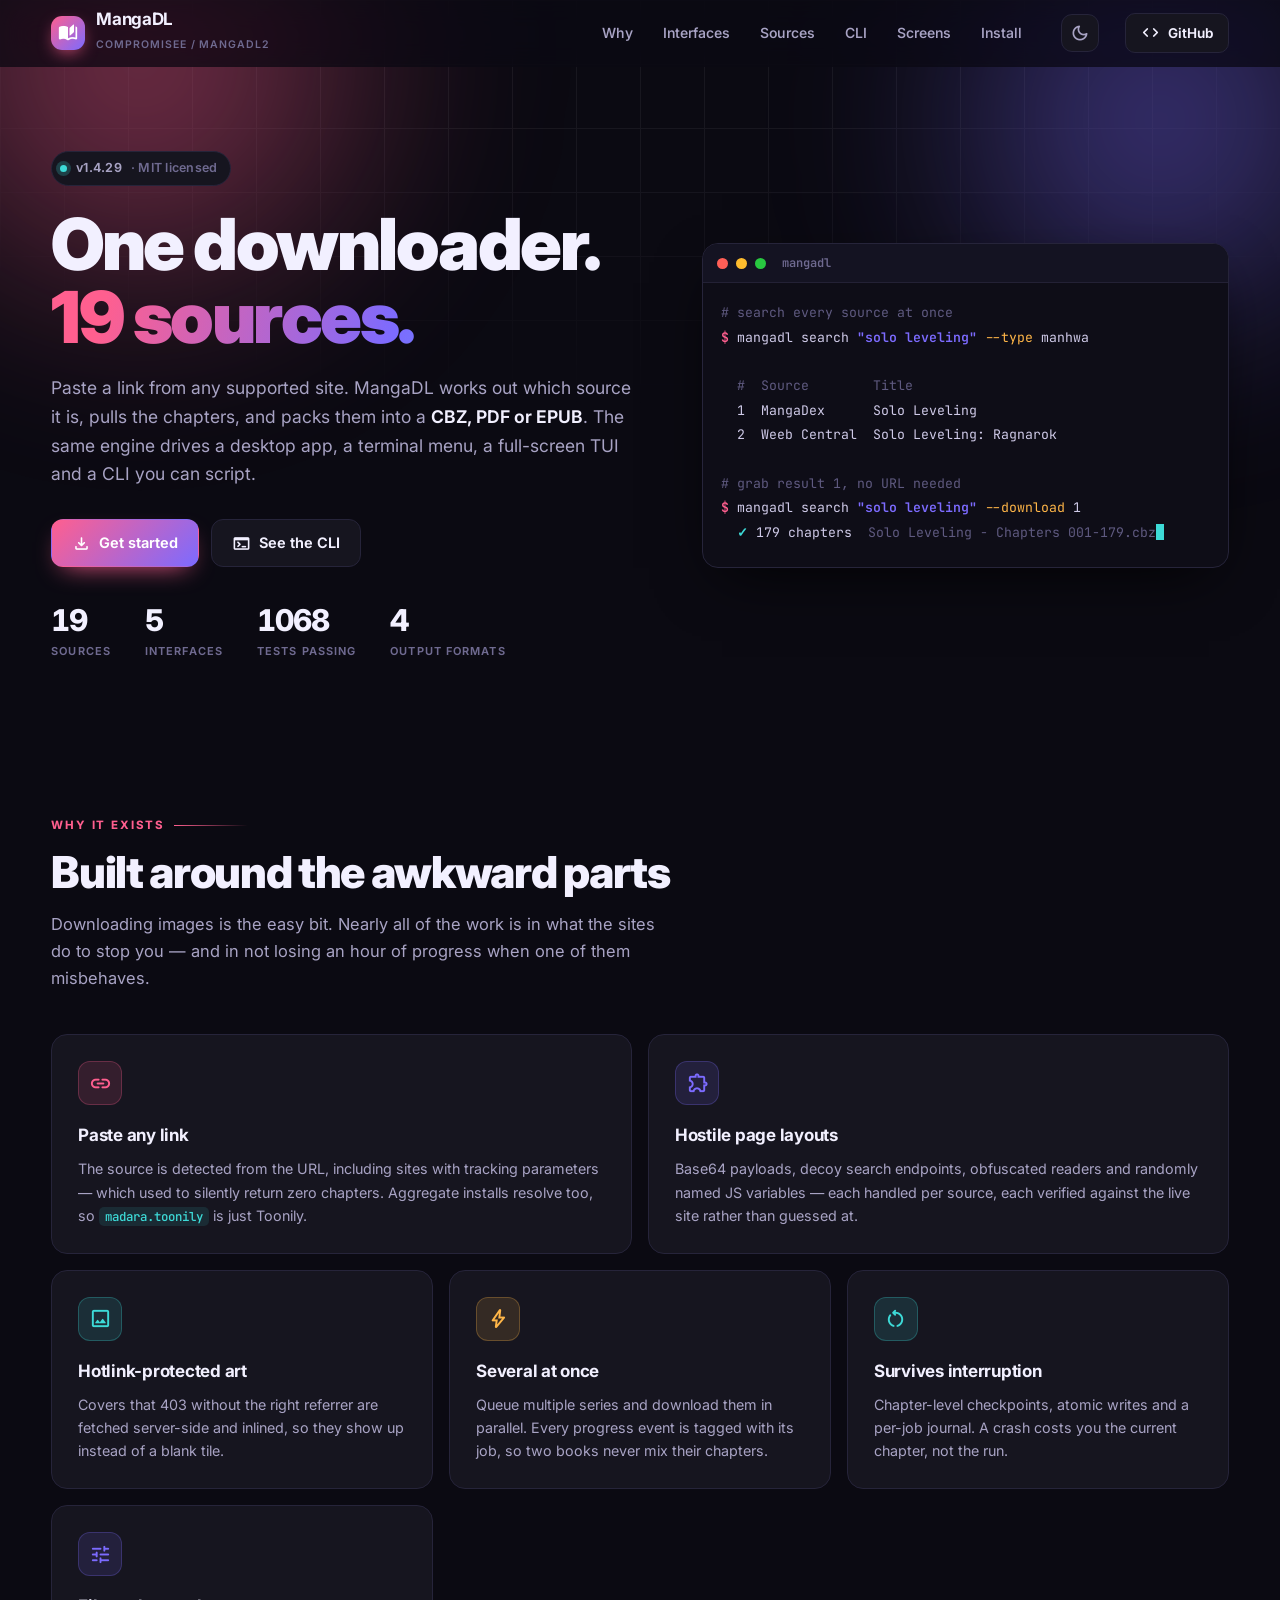
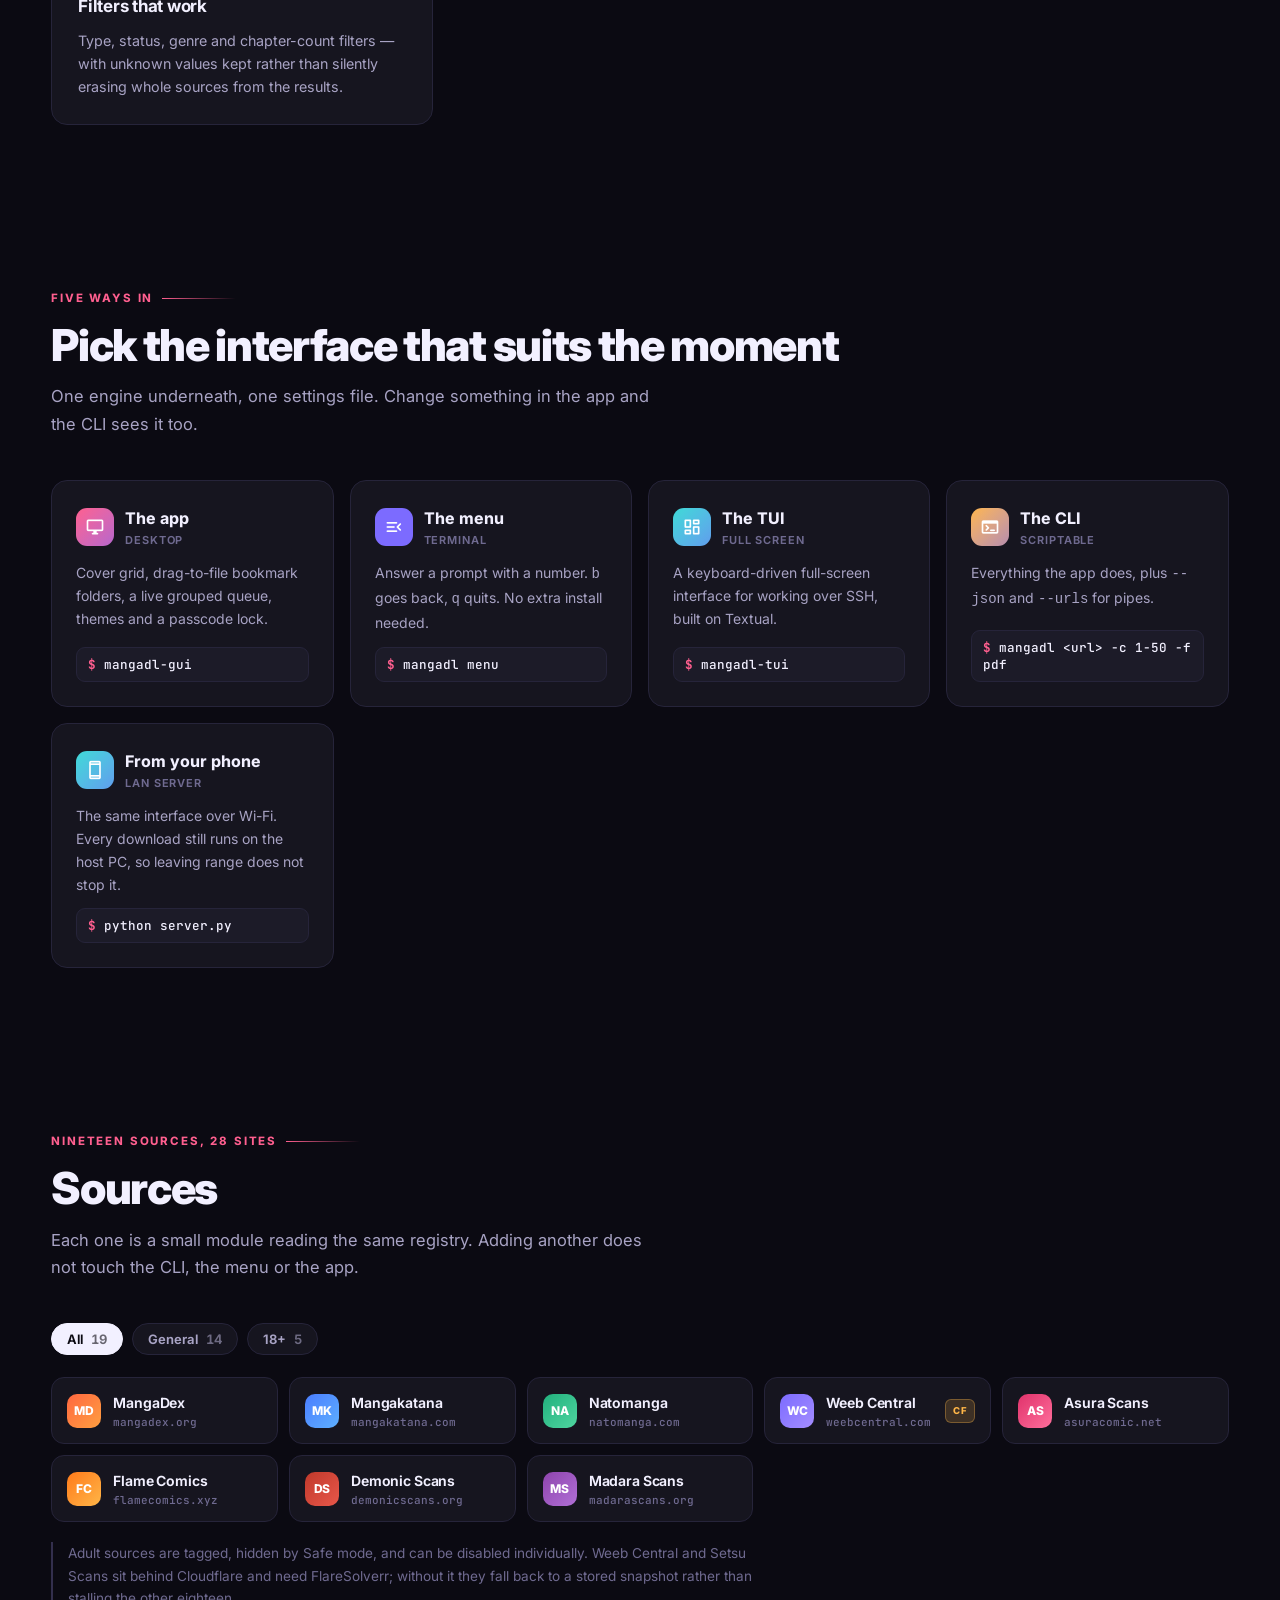
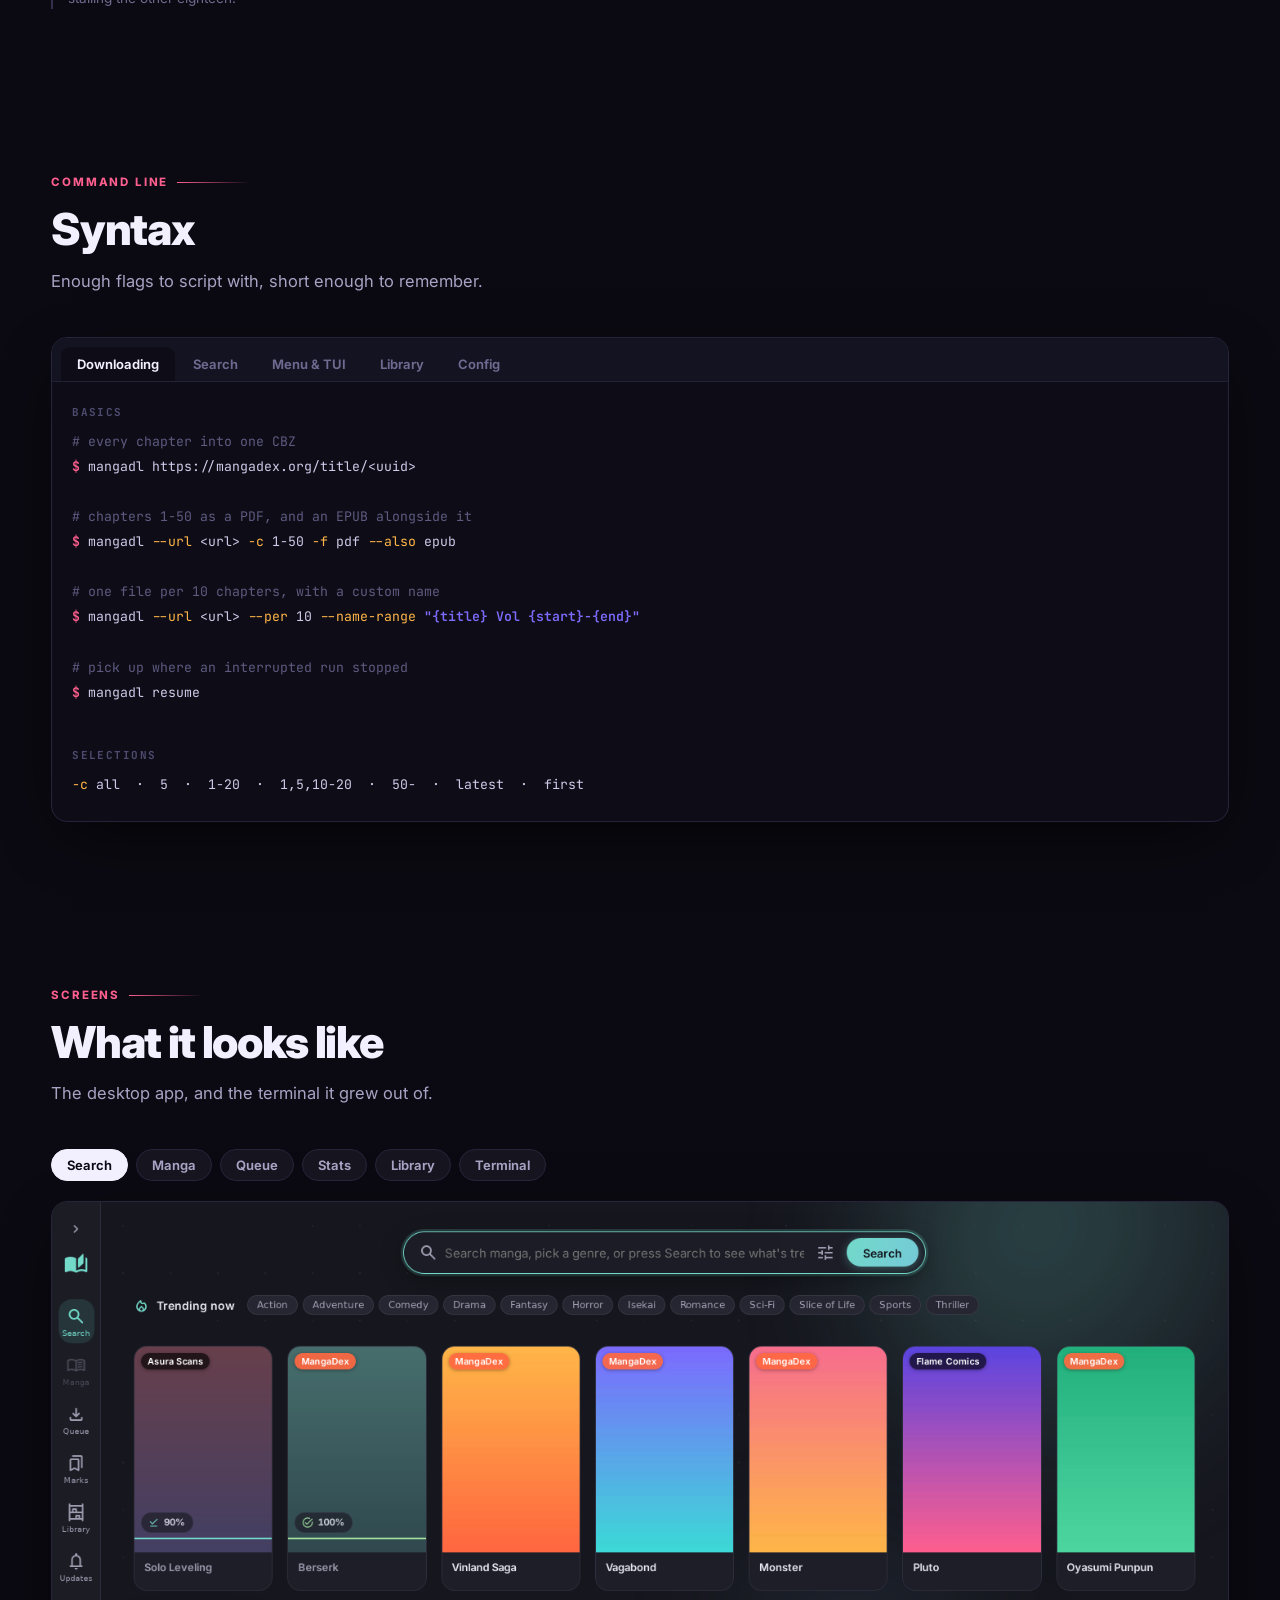
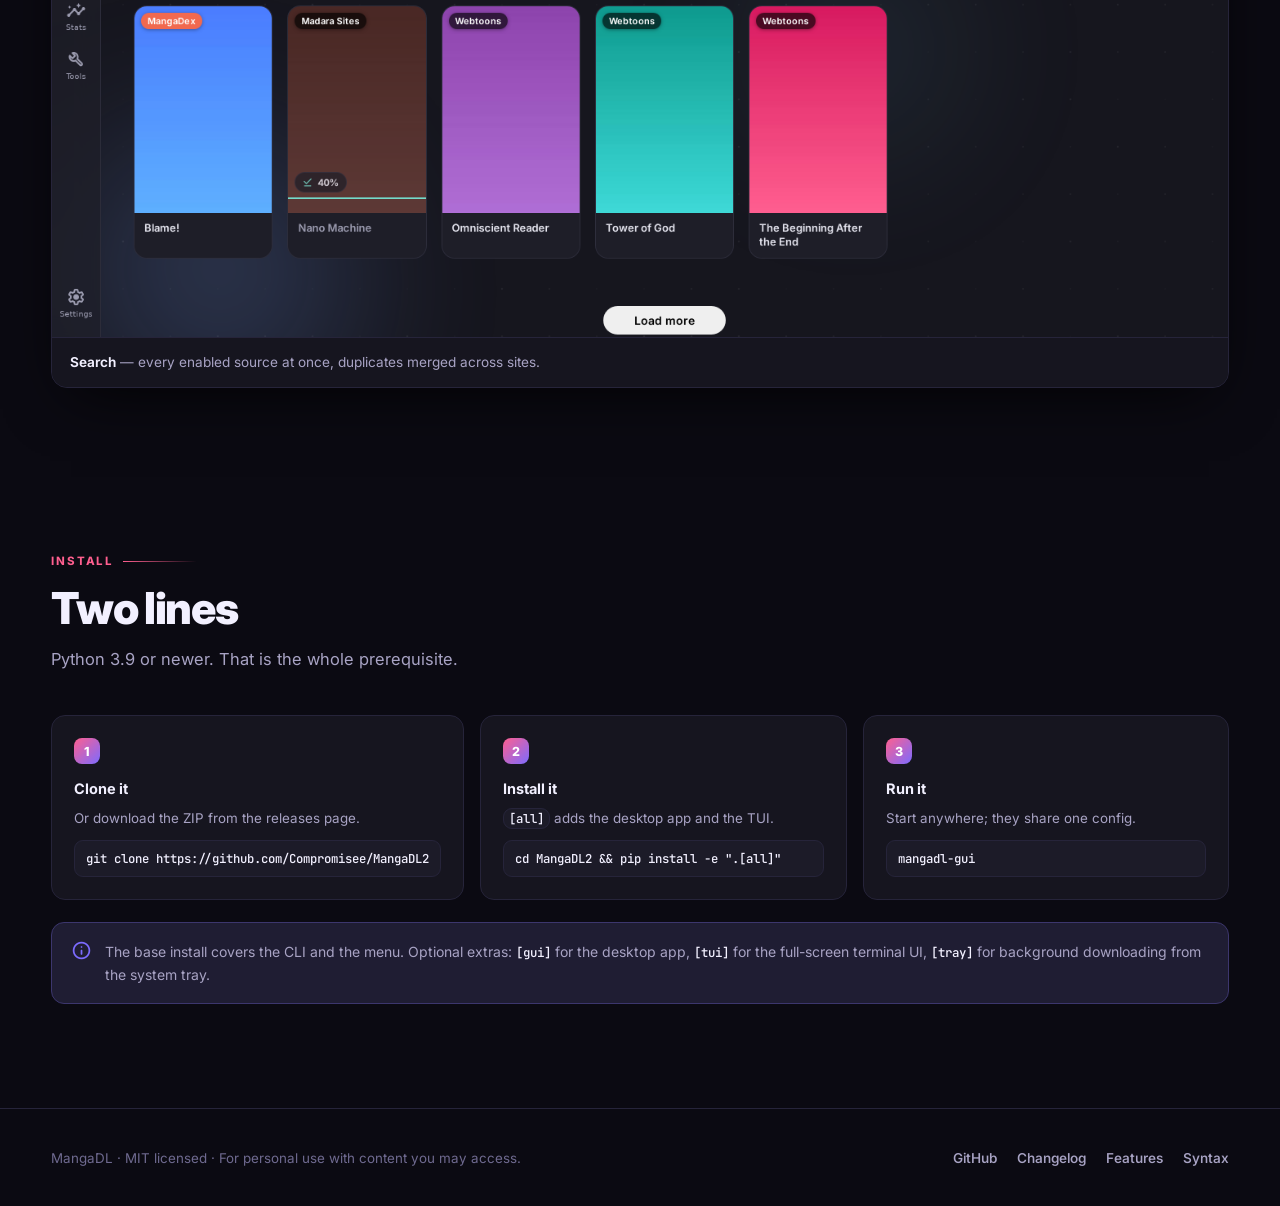
<file: docs/index.html>
<!DOCTYPE html>
<html lang="en" data-theme="night">
<head>
<meta charset="UTF-8">
<meta name="viewport" content="width=device-width, initial-scale=1">
<title>MangaDL — one downloader, 19 sources</title>
<meta name="description" content="Download manga, manhwa and manhua from 19 sources as CBZ, PDF or EPUB. Desktop app, terminal menu, full-screen TUI and a scriptable CLI.">

<meta property="og:title" content="MangaDL — one downloader, 19 sources">
<meta property="og:description" content="Paste a link. Get a CBZ. Desktop app, terminal menu, TUI and CLI, all on one engine.">
<meta property="og:type" content="website">
<meta name="theme-color" content="#0b0a12">

<!-- Local styles first, fonts non-blocking: the same lesson the app itself
     learned. A page that waits on a font CDN shows nothing until it answers. -->
<style id="boot">html{background:#0b0a12}html[data-theme="dawn"]{background:#fbf7f4}</style>
<link rel="preconnect" href="https://fonts.googleapis.com">
<link rel="preconnect" href="https://fonts.gstatic.com" crossorigin>
<link rel="stylesheet" media="print" onload="this.media='all'"
      href="https://fonts.googleapis.com/css2?family=Inter:wght@400;500;600;700;800;900&family=JetBrains+Mono:wght@400;500;600&display=swap">
<link rel="stylesheet" media="print" onload="this.media='all'"
      href="https://fonts.googleapis.com/css2?family=Material+Symbols+Rounded:opsz,wght,FILL,GRAD@20..48,300..600,0..1,0">
<noscript>
  <link rel="stylesheet" href="https://fonts.googleapis.com/css2?family=Inter:wght@400;500;600;700;800;900&family=JetBrains+Mono:wght@400;500;600&display=swap">
  <link rel="stylesheet" href="https://fonts.googleapis.com/css2?family=Material+Symbols+Rounded:opsz,wght,FILL,GRAD@20..48,300..600,0..1,0">
</noscript>

<style>
/* ═══════════════════════════════════════════════════════ tokens */

html[data-theme="night"]{
  --bg:#0b0a12; --bg-2:#12111c; --panel:#16151f; --panel-2:#1c1b28;
  --line:#26243a; --line-2:#332f4d;
  --ink:#f2f0ff; --ink-2:#a8a3c4; --ink-3:#6f6a90;
  --a:#ff5f8f;   /* primary  */
  --b:#7c6bff;   /* violet   */
  --c:#3ddad7;   /* mint     */
  --d:#ffb648;   /* amber    */
  --glow:.55; --grid-a:.055; --shadow:0 20px 60px -20px rgba(0,0,0,.9);
  --code-bg:#0e0d17;
}
html[data-theme="dawn"]{
  --bg:#fbf7f4; --bg-2:#f4eeea; --panel:#ffffff; --panel-2:#faf6f3;
  --line:#e8dfd9; --line-2:#d8ccc4;
  --ink:#161320; --ink-2:#5b5470; --ink-3:#8d86a3;
  --a:#e0326b; --b:#5b45e0; --c:#12a89e; --d:#c9741a;
  --glow:.20; --grid-a:.05; --shadow:0 18px 44px -18px rgba(60,40,80,.28);
  --code-bg:#1a1826;
}

*{margin:0;padding:0;box-sizing:border-box}
html{scroll-behavior:smooth;-webkit-text-size-adjust:100%}
body{
  background:var(--bg);color:var(--ink);
  font:400 16px/1.65 'Inter',system-ui,-apple-system,'Segoe UI',sans-serif;
  -webkit-font-smoothing:antialiased;overflow-x:hidden;
}
img{max-width:100%;display:block}
a{color:inherit}

.material-symbols-rounded{
  font-family:'Material Symbols Rounded';font-weight:normal;font-style:normal;
  line-height:1;letter-spacing:normal;text-transform:none;display:inline-block;
  white-space:nowrap;word-wrap:normal;direction:ltr;
  font-variation-settings:'FILL' 0,'wght' 400,'GRAD' 0,'opsz' 24;
  -webkit-font-feature-settings:'liga';-webkit-font-smoothing:antialiased;
  user-select:none;
}
/* Ligature icons read as their literal names until the font lands. */
html:not(.icons-ready) .material-symbols-rounded{visibility:hidden}

.wrap{width:min(1240px,92vw);margin-inline:auto}
.sr{position:absolute;width:1px;height:1px;overflow:hidden;clip:rect(0 0 0 0)}

/* ═══════════════════════════════════════════════════ backdrop */
/* Two soft colour fields plus a fine grid. The grid is what stops the
   page reading as "another dark gradient landing page". */
.bg{position:fixed;inset:0;z-index:0;pointer-events:none;overflow:hidden}
.bg::before{
  content:"";position:absolute;inset:0;
  background-image:
    linear-gradient(to right,color-mix(in srgb,var(--ink) 100%,transparent) 1px,transparent 1px),
    linear-gradient(to bottom,color-mix(in srgb,var(--ink) 100%,transparent) 1px,transparent 1px);
  background-size:64px 64px;opacity:var(--grid-a);
  mask-image:radial-gradient(ellipse 90% 60% at 50% 0%,#000 30%,transparent 78%);
}
.orb{position:absolute;border-radius:50%;filter:blur(90px);opacity:var(--glow)}
.orb-1{width:640px;height:640px;top:-260px;left:-180px;
  background:radial-gradient(circle,var(--a),transparent 68%)}
.orb-2{width:560px;height:560px;top:-160px;right:-160px;
  background:radial-gradient(circle,var(--b),transparent 68%)}
.orb-3{width:520px;height:520px;top:1500px;left:38%;
  background:radial-gradient(circle,var(--c),transparent 70%);opacity:calc(var(--glow)*.5)}
main,nav,footer{position:relative;z-index:1}

/* ══════════════════════════════════════════════════════ nav */
.nav{
  position:sticky;top:0;z-index:40;
  background:color-mix(in srgb,var(--bg) 78%,transparent);
  backdrop-filter:saturate(1.6) blur(14px);
  border-bottom:1px solid transparent;transition:border-color .25s,background .25s;
}
.nav.stuck{border-bottom-color:var(--line);
  background:color-mix(in srgb,var(--bg) 92%,transparent)}
.nav-in{display:flex;align-items:center;gap:26px;height:66px}
.brand{display:flex;align-items:center;gap:11px;text-decoration:none;font-weight:800;letter-spacing:-.02em}
.mark{
  width:34px;height:34px;border-radius:11px;display:grid;place-items:center;
  background:linear-gradient(135deg,var(--a),var(--b));color:#fff;
  box-shadow:0 6px 18px -6px var(--a);flex:none;
}
.mark .material-symbols-rounded{font-size:20px;font-variation-settings:'FILL' 1,'wght' 500}
.brand b{font-size:17px;display:block;line-height:1.1}
.brand small{font-size:10.5px;color:var(--ink-3);font-weight:600;letter-spacing:.09em;text-transform:uppercase}
.nav-links{display:flex;gap:4px;margin-left:auto}
.nav-links a{
  text-decoration:none;color:var(--ink-2);font-size:14px;font-weight:550;
  padding:7px 13px;border-radius:9px;transition:color .18s,background .18s;
}
.nav-links a:hover{color:var(--ink);background:color-mix(in srgb,var(--ink) 7%,transparent)}
.icon-btn{
  width:38px;height:38px;flex:none;border-radius:11px;cursor:pointer;
  display:grid;place-items:center;color:var(--ink-2);
  background:var(--panel);border:1px solid var(--line);
  transition:color .18s,border-color .18s,transform .15s;
}
.icon-btn:hover{color:var(--ink);border-color:var(--line-2);transform:translateY(-1px)}
.icon-btn .material-symbols-rounded{font-size:20px}

.btn{
  display:inline-flex;align-items:center;gap:8px;text-decoration:none;
  font-weight:650;font-size:14.5px;padding:11px 20px;border-radius:12px;
  border:1px solid transparent;cursor:pointer;white-space:nowrap;
  transition:transform .16s cubic-bezier(.2,.8,.3,1),box-shadow .2s,background .2s,border-color .2s;
}
.btn .material-symbols-rounded{font-size:19px}
.btn-fill{background:linear-gradient(135deg,var(--a),var(--b));color:#fff;
  box-shadow:0 10px 26px -12px var(--a)}
.btn-fill:hover{transform:translateY(-2px);box-shadow:0 16px 34px -12px var(--a)}
.btn-line{background:var(--panel);color:var(--ink);border-color:var(--line)}
.btn-line:hover{border-color:var(--line-2);transform:translateY(-2px)}
.btn-sm{padding:8px 15px;font-size:13.5px;border-radius:10px}

/* ═════════════════════════════════════════════════════ hero */
.hero{padding:84px 0 74px}
.hero-grid{display:grid;grid-template-columns:1.06fr .94fr;gap:56px;align-items:center}
.tagline{
  display:inline-flex;align-items:center;gap:9px;margin-bottom:22px;
  font-size:12.5px;font-weight:650;letter-spacing:.02em;
  padding:6px 13px 6px 8px;border-radius:999px;color:var(--ink-2);
  background:var(--panel);border:1px solid var(--line);
}
.tagline .pip{
  width:7px;height:7px;border-radius:50%;background:var(--c);
  box-shadow:0 0 0 4px color-mix(in srgb,var(--c) 22%,transparent);
  animation:pip 2.6s ease-in-out infinite;
}
@keyframes pip{50%{opacity:.35;transform:scale(.82)}}
.tagline em{font-style:normal;color:var(--ink-3);font-weight:600}

h1{
  font-size:clamp(42px,5.6vw,72px);line-height:1.02;font-weight:900;
  letter-spacing:-.035em;margin-bottom:20px;
}
.grad{
  background:linear-gradient(105deg,var(--a) 8%,var(--b) 48%,var(--c) 92%);
  -webkit-background-clip:text;background-clip:text;color:transparent;
  background-size:200% auto;animation:pan 9s linear infinite;
}
@keyframes pan{to{background-position:200% center}}
.lede{font-size:17.5px;color:var(--ink-2);max-width:54ch;margin-bottom:30px}
.lede b{color:var(--ink);font-weight:650}
.cta{display:flex;gap:12px;flex-wrap:wrap;margin-bottom:38px}

.stats{display:grid;grid-template-columns:repeat(4,auto);gap:34px;justify-content:start}
.st-n{font-size:30px;font-weight:800;letter-spacing:-.03em;line-height:1;
  font-variant-numeric:tabular-nums}
.st-k{font-size:11px;color:var(--ink-3);font-weight:650;letter-spacing:.1em;
  text-transform:uppercase;margin-top:7px}

/* terminal ------------------------------------------------------------ */
.term{
  border-radius:16px;overflow:hidden;border:1px solid var(--line);
  background:var(--code-bg);box-shadow:var(--shadow);
}
.term-bar{
  display:flex;align-items:center;gap:8px;padding:11px 14px;
  background:#141322;border-bottom:1px solid #232135;
}
.tl{width:11px;height:11px;border-radius:50%}
.tl-1{background:#ff5f57}.tl-2{background:#febc2e}.tl-3{background:#28c840}
.term-t{margin-left:8px;font:600 12px 'JetBrains Mono',monospace;color:#6f6a90}
.term-b{padding:18px 18px 22px;font:400 13.2px/1.85 'JetBrains Mono',monospace;
  color:#cfcae8;overflow-x:auto}
.pr{color:var(--a);font-weight:600;user-select:none}
.fl{color:var(--d)}.cm{color:#5f5a80}.ok{color:var(--c);font-weight:600}
.hl{color:var(--b);font-weight:600}
.caret{display:inline-block;width:8px;height:16px;vertical-align:-3px;
  background:var(--c);animation:blink 1.15s steps(2) infinite}
@keyframes blink{50%{opacity:0}}

/* ══════════════════════════════════════════════════ sections */
section{padding:82px 0;scroll-margin-top:78px}
.kicker{
  font-size:11.5px;font-weight:750;letter-spacing:.16em;text-transform:uppercase;
  color:var(--a);margin-bottom:13px;display:flex;align-items:center;gap:9px;
}
.kicker::after{content:"";height:1px;flex:1;max-width:74px;
  background:linear-gradient(90deg,var(--a),transparent)}
h2{font-size:clamp(29px,3.7vw,44px);line-height:1.1;font-weight:850;
  letter-spacing:-.03em;margin-bottom:14px}
.sub{color:var(--ink-2);font-size:16.5px;max-width:62ch;margin-bottom:42px}

/* ── the "awkward parts" bento ─────────────────────────────────────── */
.bento{display:grid;grid-template-columns:repeat(6,1fr);gap:16px}
.cell{
  grid-column:span 2;position:relative;overflow:hidden;
  padding:26px;border-radius:16px;
  background:var(--panel);border:1px solid var(--line);
  transition:transform .22s cubic-bezier(.2,.8,.3,1),border-color .22s,box-shadow .22s;
}
.cell:hover{transform:translateY(-4px);border-color:var(--line-2);box-shadow:var(--shadow)}
.cell.wide{grid-column:span 3}
.cell::after{
  content:"";position:absolute;inset:0 0 auto 0;height:2px;
  background:linear-gradient(90deg,var(--tint,var(--a)),transparent);
  opacity:0;transition:opacity .22s;
}
.cell:hover::after{opacity:1}
.ico{
  width:44px;height:44px;border-radius:12px;display:grid;place-items:center;
  margin-bottom:16px;color:var(--tint,var(--a));
  background:color-mix(in srgb,var(--tint,var(--a)) 13%,transparent);
  border:1px solid color-mix(in srgb,var(--tint,var(--a)) 26%,transparent);
}
.ico .material-symbols-rounded{font-size:23px}
.cell h3{font-size:17px;font-weight:700;letter-spacing:-.015em;margin-bottom:8px}
.cell p{font-size:14.3px;color:var(--ink-2);line-height:1.62}
.cell code{
  font:500 12.4px 'JetBrains Mono',monospace;color:var(--c);
  background:color-mix(in srgb,var(--c) 11%,transparent);
  padding:1px 6px;border-radius:5px;
}

/* ── interfaces ─────────────────────────────────────────────────────── */
.faces{display:grid;grid-template-columns:repeat(4,1fr);gap:16px}
.face{
  padding:24px;border-radius:16px;background:var(--panel);
  border:1px solid var(--line);display:flex;flex-direction:column;gap:12px;
  transition:transform .22s cubic-bezier(.2,.8,.3,1),border-color .22s,box-shadow .22s;
}
.face:hover{transform:translateY(-4px);border-color:var(--tint);box-shadow:var(--shadow)}
.face-top{display:flex;align-items:center;gap:11px}
.face-ico{
  width:38px;height:38px;border-radius:11px;flex:none;display:grid;place-items:center;
  color:#fff;background:linear-gradient(135deg,var(--tint),color-mix(in srgb,var(--tint) 45%,var(--b)));
}
.face-ico .material-symbols-rounded{font-size:20px}
.face h3{font-size:16px;font-weight:750}
.face .who{font-size:11px;color:var(--ink-3);font-weight:650;
  letter-spacing:.08em;text-transform:uppercase}
.face p{font-size:14px;color:var(--ink-2);flex:1}
.face .cmd{
  font:500 12.6px 'JetBrains Mono',monospace;color:var(--ink);
  background:var(--panel-2);border:1px solid var(--line);
  padding:8px 11px;border-radius:9px;
}
.face .cmd::before{content:"$ ";color:var(--a);font-weight:700}

/* ── sources ────────────────────────────────────────────────────────── */
.src-tools{display:flex;gap:9px;flex-wrap:wrap;margin-bottom:22px;align-items:center}
.chip{
  font:650 13px 'Inter',sans-serif;padding:7px 15px;border-radius:999px;cursor:pointer;
  background:var(--panel);border:1px solid var(--line);color:var(--ink-2);
  transition:all .18s;
}
.chip:hover{border-color:var(--line-2);color:var(--ink)}
.chip.on{background:var(--ink);color:var(--bg);border-color:var(--ink)}
.chip .n{opacity:.6;margin-left:5px;font-variant-numeric:tabular-nums}

.grid-src{display:grid;grid-template-columns:repeat(auto-fill,minmax(212px,1fr));gap:11px}
.src{
  display:flex;align-items:center;gap:12px;padding:13px 15px;border-radius:13px;
  background:var(--panel);border:1px solid var(--line);
  transition:transform .18s,border-color .18s,box-shadow .18s;
}
.src{text-decoration:none;color:inherit}
.src:hover{transform:translateY(-3px);border-color:var(--line-2);box-shadow:var(--shadow)}
.src:hover .src-n{color:var(--a)}
.src-n{transition:color .18s}
.src-badge{
  width:34px;height:34px;border-radius:10px;flex:none;display:grid;place-items:center;
  font:800 12px 'Inter',sans-serif;color:#fff;letter-spacing:-.02em;
}
/* Name over domain. These were inline spans in one flex row, so the two
   texts overlapped and the 18+ tag sat on top of the domain. */
.src-txt{min-width:0;flex:1;display:flex;flex-direction:column;gap:1px}
.src-n{display:block;font-size:14px;font-weight:650;letter-spacing:-.01em;
  white-space:nowrap;overflow:hidden;text-overflow:ellipsis}
.src-d{display:block;font:500 11px/1.35 'JetBrains Mono',monospace;color:var(--ink-3);
  white-space:nowrap;overflow:hidden;text-overflow:ellipsis}
.tag-adult,.tag-cf{
  font-size:9.5px;font-weight:800;letter-spacing:.05em;padding:3px 7px;border-radius:6px;
  flex:none;white-space:nowrap;
}
.tag-adult{
  background:color-mix(in srgb,var(--a) 17%,transparent);color:var(--a);
  border:1px solid color-mix(in srgb,var(--a) 32%,transparent);
}
/* Sites behind Cloudflare need FlareSolverr; saying so on the tile is more
   use than burying it in the note underneath. */
.tag-cf{
  background:color-mix(in srgb,var(--d) 17%,transparent);color:var(--d);
  border:1px solid color-mix(in srgb,var(--d) 32%,transparent);
}
.note{
  margin-top:20px;font-size:13.6px;color:var(--ink-3);
  border-left:2px solid var(--line-2);padding-left:15px;max-width:78ch;
}

/* ── CLI panel ──────────────────────────────────────────────────────── */
.panel{border:1px solid var(--line);border-radius:16px;overflow:hidden;
  background:var(--code-bg);box-shadow:var(--shadow)}
.tabs{display:flex;gap:2px;padding:9px 9px 0;background:#141322;
  border-bottom:1px solid #232135;overflow-x:auto}
.tab{
  font:650 13px 'Inter',sans-serif;padding:9px 16px;border-radius:9px 9px 0 0;
  cursor:pointer;background:none;border:0;color:#6f6a90;white-space:nowrap;
  transition:color .18s,background .18s;
}
.tab:hover{color:#cfcae8}
.tab.on{color:var(--ink);background:var(--code-bg)}
html[data-theme="dawn"] .tab.on{color:#f2f0ff}
/* These panes are divs, not <pre>, so the newlines in the markup collapse
   and the whole listing renders as one wrapped paragraph. Keep the source
   formatting. */
.pane{display:none;padding:20px 20px 24px;white-space:pre;
  font:400 13.2px/1.9 'JetBrains Mono',monospace;color:#cfcae8;overflow-x:auto}
.pane.on{display:block;animation:fade .3s ease}
@keyframes fade{from{opacity:0;transform:translateY(5px)}}
.pane .sec{color:#4f4a70;font-size:11px;letter-spacing:.13em;font-weight:700;
  display:block;margin:15px 0 6px}
.pane .sec:first-child{margin-top:0}

/* ── screenshots ────────────────────────────────────────────────────── */
.shot-tabs{display:flex;gap:8px;flex-wrap:wrap;margin-bottom:20px}
.shot{display:none}
.shot.on{display:block;animation:fade .32s ease}
.shot figure{border-radius:16px;overflow:hidden;border:1px solid var(--line);
  background:var(--panel);box-shadow:var(--shadow)}
.shot figcaption{padding:13px 18px;font-size:13.6px;color:var(--ink-2);
  border-top:1px solid var(--line);background:var(--panel)}
.shot figcaption b{color:var(--ink);font-weight:650}

/* ── install ────────────────────────────────────────────────────────── */
.steps{display:grid;grid-template-columns:repeat(3,1fr);gap:16px;margin-bottom:22px}
.step{padding:22px;border-radius:14px;background:var(--panel);border:1px solid var(--line)}
.step-n{
  width:26px;height:26px;border-radius:8px;display:grid;place-items:center;
  font:800 12.5px 'Inter',sans-serif;margin-bottom:13px;
  background:linear-gradient(135deg,var(--a),var(--b));color:#fff;
}
.step h3{font-size:14.5px;font-weight:700;margin-bottom:6px}
.step p{font-size:13.4px;color:var(--ink-2)}
.step code{display:block;margin-top:11px;font:500 12.3px 'JetBrains Mono',monospace;
  background:var(--panel-2);border:1px solid var(--line);color:var(--ink);
  padding:9px 11px;border-radius:9px;overflow-x:auto;white-space:nowrap}

.callout{
  display:flex;gap:13px;padding:17px 19px;border-radius:13px;margin-top:8px;
  background:color-mix(in srgb,var(--b) 9%,var(--panel));
  border:1px solid color-mix(in srgb,var(--b) 26%,var(--line));
}
.callout .material-symbols-rounded{color:var(--b);font-size:21px;flex:none}
.callout p{font-size:14px;color:var(--ink-2)}
.callout code{font:500 12.4px 'JetBrains Mono',monospace;color:var(--ink)}

/* ── footer ─────────────────────────────────────────────────────────── */
footer{border-top:1px solid var(--line);padding:38px 0;margin-top:22px}
.foot{display:flex;justify-content:space-between;gap:22px;flex-wrap:wrap;align-items:center}
.foot p{font-size:13.4px;color:var(--ink-3)}
.foot nav{display:flex;gap:20px;flex-wrap:wrap}
.foot a{font-size:13.6px;color:var(--ink-2);text-decoration:none;font-weight:550}
.foot a:hover{color:var(--a)}

/* ── reveal on scroll ───────────────────────────────────────────────── */
/* Only ever hidden once JS has confirmed it can un-hide them. Without the
   .js gate a script error, an old browser or a print stylesheet would
   leave every section below the fold permanently invisible -- the content
   must not depend on the animation running. */
html.js .rise{opacity:0;transform:translateY(18px);
  transition:opacity .6s cubic-bezier(.2,.8,.3,1),transform .6s cubic-bezier(.2,.8,.3,1)}
html.js .rise.in{opacity:1;transform:none}

@media print{
  html.js .rise{opacity:1!important;transform:none!important}
  .bg,.nav{display:none}
}

/* ── responsive ─────────────────────────────────────────────────────── */
@media(max-width:1000px){
  .hero-grid{grid-template-columns:1fr;gap:40px}
  .bento{grid-template-columns:repeat(2,1fr)}
  .cell,.cell.wide{grid-column:span 1}
  .faces{grid-template-columns:repeat(2,1fr)}
  .steps{grid-template-columns:1fr}
}
@media(max-width:700px){
  .nav-links{display:none}
  .stats{grid-template-columns:repeat(2,1fr);gap:22px}
  .bento,.faces{grid-template-columns:1fr}
  section{padding:60px 0}
}

@media(prefers-reduced-motion:reduce){
  *,*::before,*::after{animation:none!important;transition:none!important;
    scroll-behavior:auto!important}
  .rise{opacity:1;transform:none}
}
</style>
</head>
<body>

<div class="bg" aria-hidden="true">
  <div class="orb orb-1"></div><div class="orb orb-2"></div><div class="orb orb-3"></div>
</div>

<nav class="nav" id="nav">
  <div class="wrap nav-in">
    <a class="brand" href="#top">
      <span class="mark"><span class="material-symbols-rounded">auto_stories</span></span>
      <span><b>MangaDL</b><small>Compromisee / MangaDL2</small></span>
    </a>
    <div class="nav-links">
      <a href="#why">Why</a>
      <a href="#interfaces">Interfaces</a>
      <a href="#sources">Sources</a>
      <a href="#cli">CLI</a>
      <a href="#screens">Screens</a>
      <a href="#install">Install</a>
    </div>
    <button class="icon-btn" id="themeBtn" aria-label="Toggle light and dark">
      <span class="material-symbols-rounded" id="themeIcon">dark_mode</span>
    </button>
    <a class="btn btn-line btn-sm" href="https://github.com/Compromisee/MangaDL2">
      <span class="material-symbols-rounded">code</span> GitHub
    </a>
  </div>
</nav>

<main>

<!-- ══════════════════════════════════════════════════════════ HERO -->
<header class="hero wrap" id="top">
  <div class="hero-grid">
    <div>
      <div class="tagline">
        <span class="pip"></span> v1.4.29 <em>· MIT licensed</em>
      </div>
      <h1>One downloader.<br><span class="grad">19 sources.</span></h1>
      <p class="lede">
        Paste a link from any supported site. MangaDL works out which source it
        is, pulls the chapters, and packs them into a <b>CBZ, PDF or EPUB</b>.
        The same engine drives a desktop app, a terminal menu, a full-screen TUI
        and a CLI you can script.
      </p>
      <div class="cta">
        <a class="btn btn-fill" href="#install">
          <span class="material-symbols-rounded">download</span> Get started
        </a>
        <a class="btn btn-line" href="#cli">
          <span class="material-symbols-rounded">terminal</span> See the CLI
        </a>
      </div>
      <div class="stats">
        <div><div class="st-n">19</div><div class="st-k">Sources</div></div>
        <div><div class="st-n">5</div><div class="st-k">Interfaces</div></div>
        <div><div class="st-n">1068</div><div class="st-k">Tests passing</div></div>
        <div><div class="st-n">4</div><div class="st-k">Output formats</div></div>
      </div>
    </div>

    <div class="term">
      <div class="term-bar">
        <span class="tl tl-1"></span><span class="tl tl-2"></span><span class="tl tl-3"></span>
        <span class="term-t">mangadl</span>
      </div>
<pre class="term-b"><span class="cm"># search every source at once</span>
<span class="pr">$</span> mangadl search <span class="hl">"solo leveling"</span> <span class="fl">--type</span> manhwa

  <span class="cm">#  Source        Title</span>
  1  MangaDex      Solo Leveling
  2  Weeb Central  Solo Leveling: Ragnarok

<span class="cm"># grab result 1, no URL needed</span>
<span class="pr">$</span> mangadl search <span class="hl">"solo leveling"</span> <span class="fl">--download</span> 1
  <span class="ok">&#10003;</span> 179 chapters  <span class="cm">Solo Leveling - Chapters 001-179.cbz</span><span class="caret"></span></pre>
    </div>
  </div>
</header>

<!-- ═════════════════════════════════════════════════════════ WHY -->
<section class="wrap rise" id="why">
  <div class="kicker">Why it exists</div>
  <h2>Built around the awkward parts</h2>
  <p class="sub">
    Downloading images is the easy bit. Nearly all of the work is in what the
    sites do to stop you — and in not losing an hour of progress when one of
    them misbehaves.
  </p>

  <div class="bento">
    <div class="cell wide" style="--tint:var(--a)">
      <div class="ico"><span class="material-symbols-rounded">link</span></div>
      <h3>Paste any link</h3>
      <p>The source is detected from the URL, including sites with tracking
         parameters — which used to silently return zero chapters. Aggregate
         installs resolve too, so <code>madara.toonily</code> is just Toonily.</p>
    </div>
    <div class="cell wide" style="--tint:var(--b)">
      <div class="ico"><span class="material-symbols-rounded">extension</span></div>
      <h3>Hostile page layouts</h3>
      <p>Base64 payloads, decoy search endpoints, obfuscated readers and
         randomly named JS variables — each handled per source, each verified
         against the live site rather than guessed at.</p>
    </div>
    <div class="cell" style="--tint:var(--c)">
      <div class="ico"><span class="material-symbols-rounded">image</span></div>
      <h3>Hotlink-protected art</h3>
      <p>Covers that 403 without the right referrer are fetched server-side
         and inlined, so they show up instead of a blank tile.</p>
    </div>
    <div class="cell" style="--tint:var(--d)">
      <div class="ico"><span class="material-symbols-rounded">bolt</span></div>
      <h3>Several at once</h3>
      <p>Queue multiple series and download them in parallel. Every progress
         event is tagged with its job, so two books never mix their chapters.</p>
    </div>
    <div class="cell" style="--tint:var(--c)">
      <div class="ico"><span class="material-symbols-rounded">restart_alt</span></div>
      <h3>Survives interruption</h3>
      <p>Chapter-level checkpoints, atomic writes and a per-job journal. A
         crash costs you the current chapter, not the run.</p>
    </div>
    <div class="cell" style="--tint:var(--b)">
      <div class="ico"><span class="material-symbols-rounded">tune</span></div>
      <h3>Filters that work</h3>
      <p>Type, status, genre and chapter-count filters — with unknown values
         kept rather than silently erasing whole sources from the results.</p>
    </div>
  </div>
</section>

<!-- ══════════════════════════════════════════════════ INTERFACES -->
<section class="wrap rise" id="interfaces">
  <div class="kicker">Five ways in</div>
  <h2>Pick the interface that suits the moment</h2>
  <p class="sub">
    One engine underneath, one settings file. Change something in the app and
    the CLI sees it too.
  </p>

  <div class="faces">
    <div class="face" style="--tint:var(--a)">
      <div class="face-top">
        <span class="face-ico"><span class="material-symbols-rounded">desktop_windows</span></span>
        <div><h3>The app</h3><div class="who">Desktop</div></div>
      </div>
      <p>Cover grid, drag-to-file bookmark folders, a live grouped queue,
         themes and a passcode lock.</p>
      <div class="cmd">mangadl-gui</div>
    </div>
    <div class="face" style="--tint:var(--b)">
      <div class="face-top">
        <span class="face-ico"><span class="material-symbols-rounded">menu_open</span></span>
        <div><h3>The menu</h3><div class="who">Terminal</div></div>
      </div>
      <p>Answer a prompt with a number. <code>b</code> goes back,
         <code>q</code> quits. No extra install needed.</p>
      <div class="cmd">mangadl menu</div>
    </div>
    <div class="face" style="--tint:var(--c)">
      <div class="face-top">
        <span class="face-ico"><span class="material-symbols-rounded">dashboard</span></span>
        <div><h3>The TUI</h3><div class="who">Full screen</div></div>
      </div>
      <p>A keyboard-driven full-screen interface for working over SSH, built
         on Textual.</p>
      <div class="cmd">mangadl-tui</div>
    </div>
    <div class="face" style="--tint:var(--d)">
      <div class="face-top">
        <span class="face-ico"><span class="material-symbols-rounded">terminal</span></span>
        <div><h3>The CLI</h3><div class="who">Scriptable</div></div>
      </div>
      <p>Everything the app does, plus <code>--json</code> and
         <code>--urls</code> for pipes.</p>
      <div class="cmd">mangadl &lt;url&gt; -c 1-50 -f pdf</div>
    </div>
    <div class="face" style="--tint:var(--c)">
      <div class="face-top">
        <span class="face-ico"><span class="material-symbols-rounded">smartphone</span></span>
        <div><h3>From your phone</h3><div class="who">LAN server</div></div>
      </div>
      <p>The same interface over Wi-Fi. Every download still runs on the
         host PC, so leaving range does not stop it.</p>
      <div class="cmd">python server.py</div>
    </div>
  </div>
</section>

<!-- ═════════════════════════════════════════════════════ SOURCES -->
<section class="wrap rise" id="sources">
  <div class="kicker">Nineteen sources, 28 sites</div>
  <h2>Sources</h2>
  <p class="sub">
    Each one is a small module reading the same registry. Adding another does
    not touch the CLI, the menu or the app.
  </p>

  <div class="src-tools">
    <button class="chip on" data-filter="all">All <span class="n">19</span></button>
    <button class="chip" data-filter="general">General <span class="n">14</span></button>
    <button class="chip" data-filter="adult">18+ <span class="n">5</span></button>
  </div>

  <div class="grid-src" id="srcGrid">
    <a class="src" href="https://mangadex.org" target="_blank" rel="noopener noreferrer" data-kind="general"><span class="src-badge" style="background:linear-gradient(135deg,#ff6740,#ff9f40)">MD</span><span class="src-txt"><span class="src-n">MangaDex</span><span class="src-d">mangadex.org</span></span></a>
    <a class="src" href="https://mangakatana.com" target="_blank" rel="noopener noreferrer" data-kind="general"><span class="src-badge" style="background:linear-gradient(135deg,#4a7dff,#5eb0ff)">MK</span><span class="src-txt"><span class="src-n">Mangakatana</span><span class="src-d">mangakatana.com</span></span></a>
    <a class="src" href="https://natomanga.com" target="_blank" rel="noopener noreferrer" data-kind="general"><span class="src-badge" style="background:linear-gradient(135deg,#22b07d,#4fd6a0)">NA</span><span class="src-txt"><span class="src-n">Natomanga</span><span class="src-d">natomanga.com</span></span></a>
    <a class="src" href="https://weebcentral.com" target="_blank" rel="noopener noreferrer" data-kind="general"><span class="src-badge" style="background:linear-gradient(135deg,#7c6bff,#a48dff)">WC</span><span class="src-txt"><span class="src-n">Weeb Central</span><span class="src-d">weebcentral.com</span></span><span class="tag-cf">CF</span></a>
    <a class="src" href="https://asuracomic.net" target="_blank" rel="noopener noreferrer" data-kind="general"><span class="src-badge" style="background:linear-gradient(135deg,#e0326b,#ff6f9c)">AS</span><span class="src-txt"><span class="src-n">Asura Scans</span><span class="src-d">asuracomic.net</span></span></a>
    <a class="src" href="https://flamecomics.xyz" target="_blank" rel="noopener noreferrer" data-kind="general"><span class="src-badge" style="background:linear-gradient(135deg,#ff7a1a,#ffb648)">FC</span><span class="src-txt"><span class="src-n">Flame Comics</span><span class="src-d">flamecomics.xyz</span></span></a>
    <a class="src" href="https://demonicscans.org" target="_blank" rel="noopener noreferrer" data-kind="general"><span class="src-badge" style="background:linear-gradient(135deg,#c0392b,#e8574a)">DS</span><span class="src-txt"><span class="src-n">Demonic Scans</span><span class="src-d">demonicscans.org</span></span></a>
    <a class="src" href="https://madarascans.org" target="_blank" rel="noopener noreferrer" data-kind="general"><span class="src-badge" style="background:linear-gradient(135deg,#8e44ad,#b06fd6)">MS</span><span class="src-txt"><span class="src-n">Madara Scans</span><span class="src-d">madarascans.org</span></span></a>
  </div>

  <p class="note">
    Adult sources are tagged, hidden by Safe mode, and can be disabled
    individually. Weeb Central and Setsu Scans sit behind Cloudflare and need
    FlareSolverr; without it they fall back to a stored snapshot rather than
    stalling the other eighteen.
  </p>
</section>

<!-- ═════════════════════════════════════════════════════════ CLI -->
<section class="wrap rise" id="cli">
  <div class="kicker">Command line</div>
  <h2>Syntax</h2>
  <p class="sub">Enough flags to script with, short enough to remember.</p>

  <div class="panel">
    <div class="tabs" role="tablist">
      <button class="tab on" data-p="dl" role="tab">Downloading</button>
      <button class="tab" data-p="search" role="tab">Search</button>
      <button class="tab" data-p="menu" role="tab">Menu &amp; TUI</button>
      <button class="tab" data-p="lib" role="tab">Library</button>
      <button class="tab" data-p="cfg" role="tab">Config</button>
    </div>

<div class="pane on" id="p-dl"><span class="sec">BASICS</span><span class="cm"># every chapter into one CBZ</span>
<span class="pr">$</span> mangadl https://mangadex.org/title/&lt;uuid&gt;

<span class="cm"># chapters 1-50 as a PDF, and an EPUB alongside it</span>
<span class="pr">$</span> mangadl <span class="fl">--url</span> &lt;url&gt; <span class="fl">-c</span> 1-50 <span class="fl">-f</span> pdf <span class="fl">--also</span> epub

<span class="cm"># one file per 10 chapters, with a custom name</span>
<span class="pr">$</span> mangadl <span class="fl">--url</span> &lt;url&gt; <span class="fl">--per</span> 10 <span class="fl">--name-range</span> <span class="hl">"{title} Vol {start}-{end}"</span>

<span class="cm"># pick up where an interrupted run stopped</span>
<span class="pr">$</span> mangadl resume

<span class="sec">SELECTIONS</span><span class="fl">-c</span> all &nbsp;·&nbsp; 5 &nbsp;·&nbsp; 1-20 &nbsp;·&nbsp; 1,5,10-20 &nbsp;·&nbsp; 50- &nbsp;·&nbsp; latest &nbsp;·&nbsp; first</div>

<div class="pane" id="p-search"><span class="sec">FINDING THINGS</span><span class="cm"># every enabled source at once</span>
<span class="pr">$</span> mangadl search <span class="hl">"chainsaw man"</span>

<span class="cm"># one source, filtered by genre and length</span>
<span class="pr">$</span> mangadl search <span class="hl">"cultivation"</span> <span class="fl">--source</span> mangadex <span class="fl">--genre</span> Action <span class="fl">--min-chapters</span> 100

<span class="cm"># open result 3, or download it directly</span>
<span class="pr">$</span> mangadl search <span class="hl">"berserk"</span> <span class="fl">--open</span> 3
<span class="pr">$</span> mangadl search <span class="hl">"berserk"</span> <span class="fl">--download</span> 3

<span class="sec">FOR SCRIPTS</span><span class="pr">$</span> mangadl search <span class="hl">"one piece"</span> <span class="fl">--urls</span>   <span class="cm"># one URL per line</span>
<span class="pr">$</span> mangadl search <span class="hl">"one piece"</span> <span class="fl">--json</span>   <span class="cm"># machine readable</span></div>

<div class="pane" id="p-menu"><span class="sec">INTERACTIVE</span><span class="cm"># numbered menu, no extra dependencies</span>
<span class="pr">$</span> mangadl menu

<span class="cm"># full-screen terminal UI (needs the tui extra)</span>
<span class="pr">$</span> mangadl-tui

<span class="cm"># the desktop app</span>
<span class="pr">$</span> mangadl-gui

<span class="sec">IN THE MENU</span>  number  choose an item
  <span class="hl">b</span>       back a level
  <span class="hl">q</span>       quit</div>

<div class="pane" id="p-lib"><span class="sec">WHAT YOU HAVE</span><span class="pr">$</span> mangadl library              <span class="cm"># everything downloaded</span>
<span class="pr">$</span> mangadl library <span class="fl">--check</span>      <span class="cm"># find files that moved or vanished</span>

<span class="sec">COVERS</span><span class="cm"># rebuild covers for every CBZ in a folder, recursively</span>
<span class="pr">$</span> mangadl covers ~/Manga

<span class="cm"># preview without writing, or split a flat folder into series</span>
<span class="pr">$</span> mangadl covers ~/Manga <span class="fl">--dry-run</span>
<span class="pr">$</span> mangadl covers ~/Manga <span class="fl">--sort-only</span>

<span class="sec">UPDATES</span><span class="pr">$</span> mangadl updates               <span class="cm"># new chapters for watched series</span></div>

<div class="pane" id="p-cfg"><span class="sec">SETTINGS</span><span class="pr">$</span> mangadl config <span class="fl">--list</span>
<span class="pr">$</span> mangadl config <span class="fl">--set</span> output_dir=<span class="hl">"D:\Manga"</span>
<span class="pr">$</span> mangadl config <span class="fl">--set</span> chapter_workers=<span class="hl">5</span>

<span class="sec">SOURCES</span><span class="pr">$</span> mangadl sources                     <span class="cm"># list them with their ranks</span>
<span class="pr">$</span> mangadl sources <span class="fl">--disable</span> nhentai
<span class="pr">$</span> mangadl sources <span class="fl">--rank</span> mangadex=1

<span class="sec">WHERE THINGS LIVE</span>  ~/.mangadl/config.json    settings and per-source config
  ~/.mangadl/library.json   what you have downloaded
  ~/.mangadl/jobs/          crash-resume journals</div>
  </div>
</section>

<!-- ═════════════════════════════════════════════════════ SCREENS -->
<section class="wrap rise" id="screens">
  <div class="kicker">Screens</div>
  <h2>What it looks like</h2>
  <p class="sub">The desktop app, and the terminal it grew out of.</p>

  <div class="shot-tabs">
    <button class="chip on" data-s="s1">Search</button>
    <button class="chip" data-s="s2">Manga</button>
    <button class="chip" data-s="s3">Queue</button>
    <button class="chip" data-s="s4">Stats</button>
    <button class="chip" data-s="s5">Library</button>
    <button class="chip" data-s="s6">Terminal</button>
  </div>

  <div class="shot on" id="s-s1"><figure>
    <img src="gui-search.png" alt="MangaDL search results in a cover grid" loading="lazy">
    <figcaption><b>Search</b> — every enabled source at once, duplicates merged across sites.</figcaption>
  </figure></div>
  <div class="shot" id="s-s2"><figure>
    <img src="gui-manga.png" alt="A series page with its chapter list" loading="lazy">
    <figcaption><b>Series</b> — pick chapters by range, or take the lot.</figcaption>
  </figure></div>
  <div class="shot" id="s-s3"><figure>
    <img src="gui-queue.png" alt="The download queue with collapsible per-series tiles" loading="lazy">
    <figcaption><b>Queue</b> — one collapsible tile per book, with a live rate sparkline and the chapters in flight.</figcaption>
  </figure></div>
  <div class="shot" id="s-s4"><figure>
    <img src="gui-insights.png" alt="Statistics with a contribution calendar" loading="lazy">
    <figcaption><b>Stats</b> — a year of activity, each day tinted by the sources it came from.</figcaption>
  </figure></div>
  <div class="shot" id="s-s5"><figure>
    <img src="gui-library.png" alt="The library view listing downloaded series" loading="lazy">
    <figcaption><b>Library</b> — what you have, where it is, and whether it moved.</figcaption>
  </figure></div>
  <div class="shot" id="s-s6"><figure>
    <img src="tui-search.png" alt="The full-screen terminal interface" loading="lazy">
    <figcaption><b>TUI</b> — the same engine over SSH, no desktop required.</figcaption>
  </figure></div>
</section>

<!-- ═════════════════════════════════════════════════════ INSTALL -->
<section class="wrap rise" id="install">
  <div class="kicker">Install</div>
  <h2>Two lines</h2>
  <p class="sub">Python 3.9 or newer. That is the whole prerequisite.</p>

  <div class="steps">
    <div class="step">
      <div class="step-n">1</div>
      <h3>Clone it</h3>
      <p>Or download the ZIP from the releases page.</p>
      <code>git clone https://github.com/Compromisee/MangaDL2</code>
    </div>
    <div class="step">
      <div class="step-n">2</div>
      <h3>Install it</h3>
      <p><code style="display:inline;padding:1px 5px">[all]</code> adds the desktop app and the TUI.</p>
      <code>cd MangaDL2 &amp;&amp; pip install -e ".[all]"</code>
    </div>
    <div class="step">
      <div class="step-n">3</div>
      <h3>Run it</h3>
      <p>Start anywhere; they share one config.</p>
      <code>mangadl-gui</code>
    </div>
  </div>

  <div class="callout">
    <span class="material-symbols-rounded">info</span>
    <p>The base install covers the CLI and the menu. Optional extras:
       <code>[gui]</code> for the desktop app, <code>[tui]</code> for the
       full-screen terminal UI, <code>[tray]</code> for background downloading
       from the system tray.</p>
  </div>
</section>

</main>

<footer>
  <div class="wrap foot">
    <p>MangaDL · MIT licensed · For personal use with content you may access.</p>
    <nav>
      <a href="https://github.com/Compromisee/MangaDL2">GitHub</a>
      <a href="https://github.com/Compromisee/MangaDL2/blob/main/CHANGELOG.md">Changelog</a>
      <a href="https://github.com/Compromisee/MangaDL2/blob/main/FEATURES.md">Features</a>
      <a href="https://github.com/Compromisee/MangaDL2/blob/main/SYNTAX.md">Syntax</a>
    </nav>
  </div>
</footer>

<script>
/* Icons are ligatures: hide them until the font resolves, but never for
   long -- offline, the names are still better than nothing. */
(function(){
  var show=function(){document.documentElement.classList.add('icons-ready')};
  var t=setTimeout(show,1200);
  try{
    if(document.fonts&&document.fonts.load){
      document.fonts.load("24px 'Material Symbols Rounded'")
        .then(function(){clearTimeout(t);show()})
        .catch(function(){clearTimeout(t);show()});
    }else{clearTimeout(t);show()}
  }catch(e){clearTimeout(t);show()}
})();

/* theme --------------------------------------------------------------- */
(function(){
  var root=document.documentElement, icon=document.getElementById('themeIcon');
  var saved=null;
  try{saved=localStorage.getItem('mdl-theme')}catch(e){}
  if(saved){root.dataset.theme=saved}
  var sync=function(){
    if(icon) icon.textContent = root.dataset.theme==='night' ? 'dark_mode' : 'light_mode';
  };
  sync();
  document.getElementById('themeBtn').addEventListener('click',function(){
    root.dataset.theme = root.dataset.theme==='night' ? 'dawn' : 'night';
    try{localStorage.setItem('mdl-theme',root.dataset.theme)}catch(e){}
    sync();
  });
})();

/* sticky nav ---------------------------------------------------------- */
(function(){
  var nav=document.getElementById('nav');
  var onScroll=function(){nav.classList.toggle('stuck',window.scrollY>8)};
  addEventListener('scroll',onScroll,{passive:true});onScroll();
})();

/* CLI tabs ------------------------------------------------------------ */
document.querySelectorAll('.tab[data-p]').forEach(function(tab){
  tab.addEventListener('click',function(){
    document.querySelectorAll('.tab[data-p]').forEach(function(t){t.classList.remove('on')});
    document.querySelectorAll('.pane').forEach(function(p){p.classList.remove('on')});
    tab.classList.add('on');
    var pane=document.getElementById('p-'+tab.dataset.p);
    if(pane) pane.classList.add('on');
  });
});

/* screenshot tabs ----------------------------------------------------- */
document.querySelectorAll('.chip[data-s]').forEach(function(tab){
  tab.addEventListener('click',function(){
    document.querySelectorAll('.chip[data-s]').forEach(function(t){t.classList.remove('on')});
    document.querySelectorAll('.shot').forEach(function(s){s.classList.remove('on')});
    tab.classList.add('on');
    var shot=document.getElementById('s-'+tab.dataset.s);
    if(shot) shot.classList.add('on');
  });
});

/* source filter ------------------------------------------------------- */
document.querySelectorAll('.chip[data-filter]').forEach(function(chip){
  chip.addEventListener('click',function(){
    document.querySelectorAll('.chip[data-filter]').forEach(function(c){c.classList.remove('on')});
    chip.classList.add('on');
    var want=chip.dataset.filter;
    document.querySelectorAll('#srcGrid .src').forEach(function(card){
      card.style.display = (want==='all'||card.dataset.kind===want) ? '' : 'none';
    });
  });
});

/* reveal on scroll ---------------------------------------------------- */
(function(){
  var items=document.querySelectorAll('.rise');
  var showAll=function(){
    items.forEach(function(el){el.classList.add('in')});
  };
  var reduced=window.matchMedia&&
    window.matchMedia('(prefers-reduced-motion: reduce)').matches;
  if(reduced||!('IntersectionObserver' in window)){showAll();return;}

  // Arm the hiding only now that we know we can reveal again.
  document.documentElement.classList.add('js');

  var io=new IntersectionObserver(function(entries){
    entries.forEach(function(e){
      if(e.isIntersecting){e.target.classList.add('in');io.unobserve(e.target)}
    });
  },{rootMargin:'0px 0px -8% 0px',threshold:.06});
  items.forEach(function(el){io.observe(el)});

  // Safety net: anything still hidden after a few seconds is shown anyway,
  // so a section can never be lost to a missed observer callback.
  setTimeout(showAll,4000);
  addEventListener('beforeprint',showAll);
})();
</script>
</body>
</html>
</file>
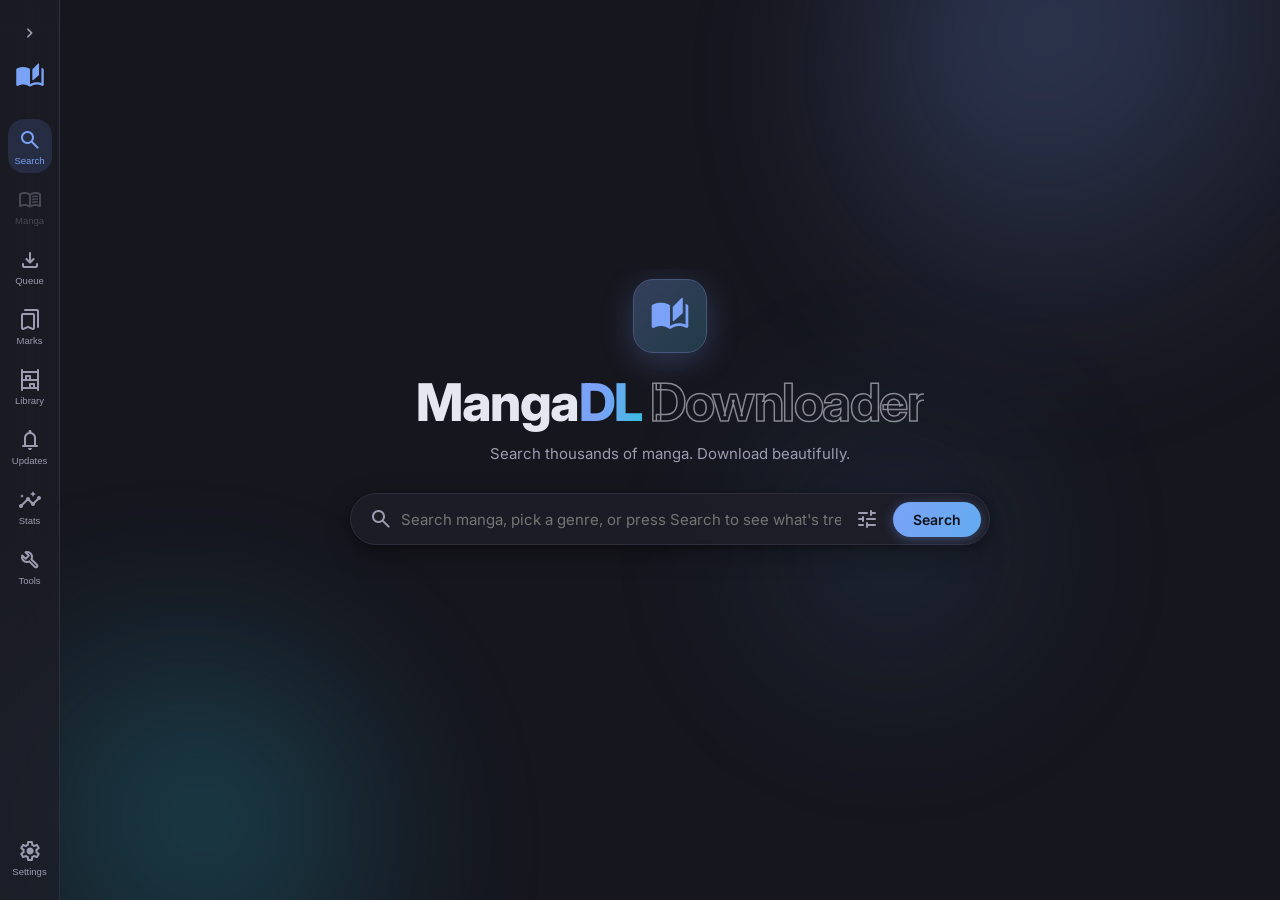
<file: mangadl/gui/web/index.html>
<!DOCTYPE html>
<html lang="en" data-theme="midnight" data-accent="blue">
<head>
<meta charset="UTF-8">
<!-- Image CDNs (MangaDex especially) return a "read this at MangaDex"
     placeholder when the Referer is a file:// URL, which is exactly what
     the packaged GUI loads from. Verified: 59,480-byte placeholder vs the
     143,403-byte real cover. Sending no referrer restores the artwork. -->
<meta name="referrer" content="no-referrer">
<meta name="viewport" content="width=device-width, initial-scale=1.0">
<title>MangaDL</title>
<!-- Our own stylesheet loads FIRST and from disk, so the app is never
     unstyled while waiting on a font CDN.

     It used to come last, after two render-blocking stylesheets from
     fonts.googleapis.com. A desktop app must not block first paint on a
     remote host it does not need: measured with the CDN reachable the page
     styled in 0.04s, with it merely slow (3s) 6.0s, and with it blackholed
     -- a firewall, a captive portal, no internet -- 20.0s of raw unstyled
     HTML. That is the "CSS is delayed for a long time on startup" report.

     The font links below are now non-blocking: media="print" makes the
     browser fetch them at low priority without holding up rendering, and
     the onload handler promotes them to "all" once they arrive. Text shows
     immediately in the system fallback and swaps to Inter when ready. -->
<link rel="stylesheet" href="style.css">
<link rel="preconnect" href="https://fonts.googleapis.com">
<link rel="preconnect" href="https://fonts.gstatic.com" crossorigin>
<link href="https://fonts.googleapis.com/css2?family=Inter:wght@400;500;600;700;800&display=swap"
      rel="stylesheet" media="print" onload="this.media='all'">
<link href="https://fonts.googleapis.com/css2?family=Material+Symbols+Rounded:opsz,wght,FILL,GRAD@20..48,300..600,0..1,0"
      rel="stylesheet" media="print" onload="this.media='all'">
<noscript>
  <link href="https://fonts.googleapis.com/css2?family=Inter:wght@400;500;600;700;800&display=swap" rel="stylesheet">
  <link href="https://fonts.googleapis.com/css2?family=Material+Symbols+Rounded:opsz,wght,FILL,GRAD@20..48,300..600,0..1,0" rel="stylesheet">
</noscript>
<script>
/* Icons are ligatures: until the Material Symbols font arrives, every icon
   renders as its literal name ("chevron_right", "auto_stories"), which is
   far uglier than a blank square and reflows the layout when it swaps.
   Hide the glyphs until the font is ready -- but only ever briefly: the
   timeout guarantees the UI is usable offline, where the font never loads
   and the names are still better than nothing. */
(function () {
  var reveal = function () {
    document.documentElement.classList.add("icons-ready");
  };
  var timer = setTimeout(reveal, 1200);
  try {
    if (document.fonts && document.fonts.load) {
      document.fonts.load("24px 'Material Symbols Rounded'")
        .then(function () { clearTimeout(timer); reveal(); })
        .catch(function () { clearTimeout(timer); reveal(); });
    } else {
      clearTimeout(timer);
      reveal();
    }
  } catch (e) { clearTimeout(timer); reveal(); }
})();
</script>
</head>
<body>

<!-- =============================================== LOCK SCREEN -->
<div class="lock-overlay lock-pending" id="lockOverlay">
  <div class="lock-box">
    <div class="lock-icon"><span class="material-symbols-rounded">lock</span></div>
    <h2 id="lockTitle">MangaDL is locked</h2>
    <p class="lock-sub" id="lockSub">Enter your passcode to continue</p>

    <div class="lock-field">
      <input type="password" id="lockInput" class="lock-input" placeholder="Passcode"
             autocomplete="off" spellcheck="false" autofocus>
      <button class="lock-eye" id="lockEyeBtn" type="button"
              title="Show passcode" aria-label="Show passcode">
        <span class="material-symbols-rounded" id="lockEyeIcon">visibility</span>
      </button>
    </div>
    <div class="lock-attempts hidden" id="lockAttempts"></div>

    <div class="lock-error" id="lockError"></div>
    <button class="btn btn-filled lock-btn" id="lockUnlockBtn">
      <span id="lockBtnText">Unlock</span>
    </button>
    <button class="text-btn" id="lockForgotBtn">Forgot passcode?</button>

    <div class="lock-recovery hidden" id="lockRecovery">
      <p class="lock-sub">Enter your recovery key and choose a new passcode.</p>
      <input type="text" id="recoveryKeyInput" class="lock-input"
             placeholder="XXXXX-XXXXX-XXXXX-XXXXX" autocomplete="off">
      <input type="password" id="recoveryNewInput" class="lock-input"
             placeholder="New passcode" autocomplete="off">
      <button class="btn btn-filled lock-btn" id="recoverBtn">Reset passcode</button>
      <button class="text-btn" id="recoverCancelBtn">Back</button>
    </div>
  </div>
</div>

<!-- ambient background: solid pastel-dark base + circular gradients + dot matrix -->
<div class="bg">
  <div class="bg-orb orb-1"></div>
  <div class="bg-orb orb-2"></div>
  <div class="bg-orb orb-3"></div>
  <canvas id="matrix"></canvas>
</div>

<nav class="rail" id="rail">
  <button class="rail-toggle" id="railToggle" title="Expand sidebar" aria-label="Expand sidebar">
    <span class="material-symbols-rounded">chevron_right</span>
  </button>
  <div class="rail-logo"><span class="material-symbols-rounded">auto_stories</span></div>
  <button class="rail-btn active" data-view="search" title="Search">
    <span class="material-symbols-rounded">search</span><span class="rail-label">Search</span>
  </button>
  <button class="rail-btn" data-view="manga" title="Manga" id="railManga" disabled>
    <span class="material-symbols-rounded">menu_book</span><span class="rail-label">Manga</span>
  </button>
  <button class="rail-btn" data-view="downloads" title="Downloads">
    <span class="material-symbols-rounded">download</span><span class="rail-label">Queue</span>
    <span class="rail-dot" id="railDot"></span>
  </button>
  <button class="rail-btn" data-view="bookmarks" title="Bookmarks">
    <span class="material-symbols-rounded">bookmarks</span><span class="rail-label">Marks</span>
  </button>
  <button class="rail-btn" data-view="library" title="Library">
    <span class="material-symbols-rounded">shelves</span><span class="rail-label">Library</span>
  </button>
  <button class="rail-btn" data-view="updates" title="Updates">
    <span class="material-symbols-rounded">notifications</span><span class="rail-label">Updates</span>
    <span class="rail-badge hidden" id="railUpdates">0</span>
  </button>
  <button class="rail-btn" data-view="insights" title="Insights">
    <span class="material-symbols-rounded">insights</span><span class="rail-label">Stats</span>
  </button>
  <button class="rail-btn" data-view="tools" title="Tools">
    <span class="material-symbols-rounded">build</span><span class="rail-label">Tools</span>
  </button>
  <div class="rail-spacer"></div>
  <button class="rail-btn" data-view="settings" title="Settings">
    <span class="material-symbols-rounded">settings</span><span class="rail-label">Settings</span>
  </button>
</nav>

<main class="content">

  <!-- ================================================== SEARCH VIEW -->
  <section class="view active" id="view-search">
    <div class="search-hero" id="searchHero">
      <div class="hero-title" id="heroTitle">
        <div class="hero-icon"><span class="material-symbols-rounded">auto_stories</span></div>
        <h1><span class="t-word w1">Manga</span><span class="t-word w2">DL</span> <span class="t-word w3 t-outline">Downloader</span></h1>
        <p class="subtitle">Search thousands of manga. Download beautifully.</p>
      </div>
      <div class="searchbar">
        <span class="material-symbols-rounded">search</span>
        <input id="searchInput" type="text" placeholder="Search manga, pick a genre, or press Search to see what's trending"
               autocomplete="off" spellcheck="false">
        <button class="icon-btn filter-toggle" id="filterToggle" title="Filters">
          <span class="material-symbols-rounded">tune</span>
          <span class="filter-dot hidden" id="filterDot"></span>
        </button>
        <button class="btn btn-filled" id="searchBtn">Search</button>
        <div class="suggest-box hidden" id="suggestBox"></div>
      </div>
      <div class="filters hidden" id="filtersRow">
        <select id="fSource" hidden>
          <option value="all">All sources</option>
        </select>
        <div class="filter-group">
          <span class="filter-label">Genre</span>
          <select id="fGenre">
            <option value="">Any genre</option>
          </select>
        </div>
        <div class="filter-group" id="genreMatchGroup" hidden>
          <span class="filter-label">Match</span>
          <select id="fGenreMatch">
            <option value="all">All genres</option>
            <option value="any">Any genre</option>
          </select>
        </div>
        <div class="filter-group" id="browseSortGroup" hidden>
          <span class="filter-label">Show</span>
          <select id="fBrowseSort">
            <option>Trending</option>
            <option>Popularity</option>
            <option>Latest Updates</option>
            <option>Recently Added</option>
            <option>Rating</option>
          </select>
        </div>
        <div class="filter-group" id="langGroup" hidden>
          <span class="filter-label">Language</span>
          <select id="fLanguage">
            <option value="en">English</option>
            <option value="es">Spanish</option>
            <option value="es-la">Spanish (LatAm)</option>
            <option value="fr">French</option>
            <option value="de">German</option>
            <option value="it">Italian</option>
            <option value="pt-br">Portuguese (BR)</option>
            <option value="ru">Russian</option>
            <option value="ja">Japanese</option>
            <option value="ko">Korean</option>
            <option value="zh">Chinese</option>
            <option value="id">Indonesian</option>
            <option value="vi">Vietnamese</option>
            <option value="th">Thai</option>
            <option value="ar">Arabic</option>
            <option value="pl">Polish</option>
            <option value="tr">Turkish</option>
          </select>
        </div>
        <div class="filter-group">
          <span class="filter-label">Sort</span>
          <select id="fSort">
            <option>Best Match</option>
            <option>Popularity</option>
            <option>Subscribers</option>
            <option>Recently Added</option>
            <option>Latest Updates</option>
            <option>Alphabet</option>
          </select>
          <button class="icon-btn order-btn" id="fOrder" title="Order" data-order="Ascending">
            <span class="material-symbols-rounded">arrow_upward</span>
          </button>
        </div>
        <div class="filter-group">
          <span class="filter-label">Status</span>
          <select id="fStatus">
            <option>Any</option>
            <option>Ongoing</option>
            <option>Complete</option>
            <option>Hiatus</option>
            <option>Canceled</option>
          </select>
        </div>
        <div class="filter-group">
          <span class="filter-label">Type</span>
          <select id="fType">
            <option>Any</option>
            <option>Manga</option>
            <option>Manhwa</option>
            <option>Manhua</option>
            <option>OEL</option>
          </select>
        </div>
        <div class="filter-group">
          <span class="filter-label">Official</span>
          <select id="fOfficial">
            <option>Any</option>
            <option value="True">Only official</option>
            <option value="False">Unofficial</option>
          </select>
        </div>
        <button class="text-btn" id="fReset">Reset</button>
      </div>
    </div>
    <div class="browse-head hidden" id="browseHead">
      <span class="material-symbols-rounded">local_fire_department</span>
      <span id="browseHeadText">Trending now</span>
      <div class="genre-chips" id="genreChips"></div>
    </div>
    <div class="picked-genres hidden" id="pickedGenres">
      <span class="pg-label">Genres</span>
      <div class="pg-list" id="pickedGenreList"></div>
      <button class="btn btn-tonal btn-sm" id="clearGenresBtn">Clear</button>
    </div>
    <div class="results-state" id="searchState"></div>
    <div class="results-grid" id="searchResults"></div>
    <div class="load-more-wrap">
      <button class="btn load-more hidden" id="loadMoreBtn">Load more</button>
    </div>
  </section>

  <!-- =================================================== MANGA VIEW -->
  <section class="view" id="view-manga">
    <div class="manga-loading" id="mangaLoading">
      <div class="spinner"></div>
      <p>Loading manga…</p>
    </div>

    <div class="manga-layout hidden" id="mangaLayout">
      <div class="manga-left">
        <div class="manga-cover-wrap"><img id="mangaCover" alt="cover"></div>
        <div class="manga-meta">
          <div class="title-row">
            <h2 id="mangaTitle"></h2>
            <button class="icon-btn bookmark-btn" id="watchBtn" title="Watch for new chapters">
              <span class="material-symbols-rounded" id="watchIcon">notifications_none</span>
            </button>
            <button class="icon-btn bookmark-btn" id="bookmarkBtn" title="Bookmark">
              <span class="material-symbols-rounded" id="bookmarkIcon">bookmark_add</span>
            </button>
          </div>
          <div class="source-note" id="mangaSourceNote">
            <span class="src-dot" id="mangaSourceDot"></span>
            <span class="src-text">from <b id="mangaSourceName"></b></span>
            <a class="src-link" id="mangaSourceLink" href="#" title="Open on the source site">
              <span class="material-symbols-rounded">open_in_new</span>
            </a>
          </div>
          <div class="meta-row" id="mangaAuthors"></div>
          <div class="adv-info hidden" id="mangaAdvanced"></div>
          <div class="chips" id="mangaTags"></div>
          <p class="manga-desc" id="mangaDesc"></p>
        </div>
      </div>

      <div class="manga-right">
        <div class="card">
          <div class="card-title">
            <span class="material-symbols-rounded">tune</span>
            Download options
          </div>

          <div class="opt-group">
            <label class="opt-label">Format</label>
            <div class="segmented" id="fmtSeg">
              <button data-value="cbz" class="active">CBZ</button>
              <button data-value="pdf">PDF</button>
              <button data-value="epub">EPUB</button>
              <button data-value="images">Images</button>
            </div>
          </div>

          <div class="opt-group" id="bundleGroup">
            <label class="opt-label">Bundling</label>
            <div class="segmented" id="bundleSeg">
              <button data-value="0" class="active">Single file</button>
              <button data-value="1">Per chapter</button>
              <button data-value="n">Every N chapters</button>
            </div>
            <div class="bundle-n hidden" id="bundleNWrap">
              <span class="material-symbols-rounded">library_books</span>
              <input type="number" id="bundleN" min="2" max="500" value="10">
              <span class="hint">chapters per file</span>
            </div>
          </div>

          <div class="opt-group">
            <label class="opt-label">Save to</label>
            <div class="path-row">
              <span class="material-symbols-rounded">folder</span>
              <input type="text" id="outputDir" spellcheck="false">
              <button class="icon-btn" id="browseBtn" title="Browse">
                <span class="material-symbols-rounded">folder_open</span>
              </button>
            </div>
          </div>

          <div class="dl-buttons">
            <button class="btn btn-filled btn-big" id="downloadBtn">
              <span class="material-symbols-rounded">download</span>
              <span id="downloadBtnLabel">Download all chapters</span>
            </button>
            <button class="btn btn-tonal btn-big" id="addCartBtn"
                    title="Queue this manga and keep browsing">
              <span class="material-symbols-rounded">add_shopping_cart</span>
              <span>Add to queue</span>
            </button>
          </div>
        </div>

        <div class="card">
          <div class="card-title">
            <span class="material-symbols-rounded">format_list_numbered</span>
            Chapters
            <span class="count-pill" id="chapterCount"></span>
            <span class="count-pill downloaded-pill hidden" id="downloadedCount"></span>
            <span class="flex-spacer"></span>
            <button class="text-btn" id="selectAllBtn">All</button>
            <button class="text-btn" id="selectNoneBtn">None</button>
            <button class="text-btn" id="selectNewBtn">New only</button>
            <button class="text-btn" id="selectLatestBtn">Latest</button>
            <button class="text-btn" id="selectInvertBtn" title="Invert selection">Invert</button>
          </div>
          <div class="range-row">
            <span class="material-symbols-rounded">tag</span>
            <input type="text" id="rangeInput" placeholder="Quick select: 1-20, 25, 30-40" spellcheck="false">
            <button class="btn btn-tonal" id="rangeApplyBtn">Apply</button>
          </div>
          <div class="range-row filter-row">
            <span class="material-symbols-rounded">filter_list</span>
            <input type="number" id="chMin" class="num-field" placeholder="Min" step="any">
            <span class="range-dash">to</span>
            <input type="number" id="chMax" class="num-field" placeholder="Max" step="any">
            <input type="text" id="chSearch" placeholder="Filter by name…" spellcheck="false">
            <select id="chSort" title="Sort order">
              <option value="desc">Newest first</option>
              <option value="asc">Oldest first</option>
            </select>
            <label class="mini-check" title="Hide chapters already downloaded">
              <input type="checkbox" id="chHideDl"><span>Hide downloaded</span>
            </label>
            <button class="text-btn" id="chFilterReset">Reset</button>
          </div>
          <div class="legend">
            <span class="legend-item"><span class="legend-dot dot-downloaded"></span>downloaded</span>
            <span class="legend-item"><span class="legend-dot dot-selected"></span>selected</span>
          </div>
          <div class="chapter-list" id="chapterList"></div>
        </div>
      </div>
    </div>
  </section>

  <!-- =============================================== DOWNLOADS VIEW -->
  <section class="view" id="view-downloads">
    <div class="dl-empty" id="dlEmpty">
      <span class="material-symbols-rounded">cloud_download</span>
      <p>No active downloads</p>
      <p class="hint">Pick a manga from Search to get started</p>
    </div>

    <!-- The queue card owns the whole picture: the header carries the
         overall state and the Stop button, then the per-manga tiles.
         These used to be two separate cards -- a queue card of bare tiles,
         and a floating "N downloads / Stop" card underneath repeating the
         same totals -- which is what made the tab look unintegrated. -->
    <div class="card" id="cartCard">
      <div class="card-title">
        <span class="material-symbols-rounded">shopping_cart</span>
        Download queue
        <span class="cart-count" id="cartCount">0</span>
        <span class="flex-spacer"></span>
        <button class="btn btn-tonal btn-sm hidden" id="openFolderBtn">
          <span class="material-symbols-rounded">folder_open</span> Open folder
        </button>
        <button class="btn btn-danger btn-sm hidden" id="stopBtn">
          <span class="material-symbols-rounded">stop_circle</span> Stop
        </button>
        <button class="btn btn-tonal btn-sm cart-clear" id="cartClearBtn">
          <span class="material-symbols-rounded">clear_all</span> Clear queue
        </button>
      </div>

      <div class="q-overall hidden" id="dlActive">
        <div class="q-overall-head">
          <span class="q-overall-title" id="dlTitle">–</span>
          <span class="q-overall-status hint" id="dlStatus">Preparing…</span>
          <span class="flex-spacer"></span>
          <span class="q-overall-rate" id="dlRate"></span>
          <span class="overall-text" id="overallText">0 / 0</span>
        </div>
        <div class="overall-bar"><div class="overall-fill" id="overallFill"></div></div>
      </div>

      <div class="cart-list" id="cartList"></div>
    </div>

    <div>

      <!-- The "Active chapters" card that used to sit here listed exactly
           the same in-flight chapters as the expanded queue tiles above,
           so every downloading chapter was on screen twice. The tiles own
           that now. #activeChapters stays as a hidden stub because the
           download event handlers still write per-chapter progress rows
           into it; removing the node outright would throw on every
           chapter_start. -->
      <div class="active-chapters hidden" id="activeChapters" aria-hidden="true"></div>

      <div class="card" id="dlLogCard">
        <div class="card-title">
          <span class="material-symbols-rounded">receipt_long</span> Activity
          <span class="flex-spacer"></span>
          <label class="inline-check" title="Show every engine event, not just milestones">
            <input type="checkbox" id="logAdvanced"> Advanced
          </label>
        </div>
        <div class="log" id="dlLog"></div>
      </div>
    </div>
  </section>

  <!-- =============================================== BOOKMARKS VIEW -->
  <section class="view" id="view-bookmarks">
    <h1 class="view-heading"><span class="material-symbols-rounded heading-icon">bookmarks</span>Bookmarks</h1>
    <div class="dl-empty short hidden" id="bmEmpty">
      <span class="material-symbols-rounded">bookmark</span>
      <p>No bookmarks yet</p>
      <p class="hint">Open a manga and press the bookmark button</p>
    </div>
    <div class="bm-toolbar">
      <button class="btn btn-tonal btn-sm" id="newFolderBtn">
        <span class="material-symbols-rounded">create_new_folder</span> New folder
      </button>
      <span class="hint" id="bmHint">Drag a bookmark onto a folder to file it</span>
    </div>
    <div class="folder-grid" id="folderGrid"></div>
    <!-- Drop zones. Hidden until a drag begins, so they add no clutter but
         are always available the moment one starts. -->
    <div class="drop-zones" id="dropZones">
      <div class="drop-zone" id="rootDropZone">
        <span class="material-symbols-rounded">bookmarks</span>
        <span>Drop here for All bookmarks</span>
      </div>
      <div class="drop-zone" id="newFolderDropZone">
        <span class="material-symbols-rounded">create_new_folder</span>
        <span>Drop here for a new folder</span>
      </div>
    </div>
    <div class="folder-open hidden" id="folderOpen">
      <div class="fo-head">
        <button class="icon-btn" id="folderBackBtn" title="Back to all bookmarks">
          <span class="material-symbols-rounded">arrow_back</span>
        </button>
        <h2 id="folderOpenName"></h2>
        <span class="fo-count" id="folderOpenCount"></span>
        <button class="icon-btn" id="folderBlurBtn" title="Toggle blurred covers">
          <span class="material-symbols-rounded">blur_on</span>
        </button>
        <button class="icon-btn" id="folderLockBtn" title="Toggle folder lock">
          <span class="material-symbols-rounded">lock_open</span>
        </button>
        <button class="icon-btn" id="folderRenameBtn" title="Rename folder">
          <span class="material-symbols-rounded">edit</span>
        </button>
        <button class="icon-btn danger" id="folderDeleteBtn" title="Delete folder">
          <span class="material-symbols-rounded">delete</span>
        </button>
      </div>
      <div class="results-grid wide" id="folderItems"></div>
    </div>
    <div class="results-grid wide" id="bmGrid"></div>
  </section>

  <!-- ================================================= LIBRARY VIEW -->
  <section class="view" id="view-library">
    <h1 class="view-heading"><span class="material-symbols-rounded heading-icon">shelves</span>Library
      <span class="hint lib-path" id="libPath"></span>
    </h1>
    <div class="dl-empty short hidden" id="libEmpty">
      <span class="material-symbols-rounded">auto_stories</span>
      <p>Nothing downloaded yet</p>
      <p class="hint">Downloaded manga and chapters are tracked here</p>
    </div>
    <div class="lib-list" id="libList"></div>
  </section>

  <!-- ================================================ SETTINGS VIEW -->
  <!-- ================================================= UPDATES VIEW -->
  <section class="view" id="view-updates">
    <h1 class="view-heading">
      <span class="material-symbols-rounded heading-icon">notifications</span>Updates
      <button class="btn btn-filled head-action" id="checkUpdatesBtn">
        <span class="material-symbols-rounded">refresh</span>Check now
      </button>
    </h1>
    <p class="view-sub">Series you are watching. MangaDL checks every source in
      parallel and tells you what gained new chapters.</p>
    <div class="results-state" id="updatesState"></div>
    <div class="update-list" id="updatesList"></div>

    <h2 class="sub-heading">Watchlist</h2>
    <div class="watch-list" id="watchList"></div>
  </section>

  <!-- ================================================ INSIGHTS VIEW -->
  <section class="view" id="view-insights">
    <h1 class="view-heading">
      <span class="material-symbols-rounded heading-icon">insights</span>Insights
    </h1>
    <p class="view-sub">What you have downloaded, and how much of it.</p>

    <div class="stat-grid" id="insightTiles"></div>

    <!-- Recent activity as a contribution calendar. One square per day for
         the last 53 weeks; brightness grows with that day's chapters and
         the hue is mixed from the sources they came from. -->
    <div class="card panel">
      <div class="card-title">
        <span class="material-symbols-rounded">calendar_month</span> Recent activity
        <span class="flex-spacer"></span>
        <span class="hint" id="calSummary"></span>
      </div>
      <div class="cal-wrap">
        <div class="cal-scroll">
          <div class="cal-months" id="calMonths"></div>
          <div class="cal-grid" id="calGrid"></div>
        </div>
        <div class="cal-legend">
          <span id="calRange"></span>
          <span class="cal-spacer"></span>
          <span>Less</span>
          <span class="cal-day lvl-0"></span>
          <span class="cal-day" style="--cal-color: color-mix(in srgb, var(--accent) 25%, var(--surface-2))"></span>
          <span class="cal-day" style="--cal-color: color-mix(in srgb, var(--accent) 50%, var(--surface-2))"></span>
          <span class="cal-day" style="--cal-color: color-mix(in srgb, var(--accent) 75%, var(--surface-2))"></span>
          <span class="cal-day" style="--cal-color: var(--accent)"></span>
          <span>More</span>
        </div>
      </div>
    </div>

    <!-- Per-source carousel: each site has a colour, and those colours are
         what tint the calendar squares above. -->
    <div class="card panel">
      <div class="card-title">
        <span class="material-symbols-rounded">lan</span> By source
        <span class="flex-spacer"></span>
        <span class="hint" id="srcSummary"></span>
      </div>
      <div class="src-carousel">
        <button class="src-nav" id="srcPrev" aria-label="Scroll left">
          <span class="material-symbols-rounded">chevron_left</span>
        </button>
        <div class="src-track" id="srcTrack"></div>
        <button class="src-nav" id="srcNext" aria-label="Scroll right">
          <span class="material-symbols-rounded">chevron_right</span>
        </button>
      </div>
    </div>

    <div class="panel-row">
      <div class="card panel">
        <div class="card-title"><span class="material-symbols-rounded">bar_chart</span> Chapters per source</div>
        <div class="bar-chart" id="sourceChart"></div>
      </div>
      <div class="card panel">
        <div class="card-title"><span class="material-symbols-rounded">show_chart</span> Last 14 days</div>
        <div class="spark" id="activityChart"></div>
      </div>
    </div>

    <div class="panel-row">
      <div class="card panel">
        <div class="card-title"><span class="material-symbols-rounded">local_library</span> Biggest series</div>
        <div class="rank-list" id="largestList"></div>
      </div>
      <div class="card panel">
        <div class="card-title"><span class="material-symbols-rounded">history</span> Recently downloaded</div>
        <div class="rank-list" id="recentList"></div>
      </div>
    </div>
  </section>

  <!-- =================================================== TOOLS VIEW -->
  <section class="view" id="view-tools">
    <h1 class="view-heading">
      <span class="material-symbols-rounded heading-icon">build</span>Tools
    </h1>
    <p class="view-sub">Disk maintenance, saved searches and source health.</p>

    <div class="tool-tabs" id="toolTabs">
      <button class="tool-tab active" data-tool="disk">Disk usage</button>
      <button class="tool-tab" data-tool="dupes">Duplicates</button>
      <button class="tool-tab" data-tool="orphans">Orphans</button>
      <button class="tool-tab" data-tool="moved">Moved files</button>
      <button class="tool-tab" data-tool="health">Source health</button>
      <button class="tool-tab" data-tool="covers">Rebuild covers</button>
      <button class="tool-tab" data-tool="history">History</button>
    </div>

    <div class="tool-panel active" id="tool-disk">
      <div class="tool-bar">
        <button class="btn" id="scanDiskBtn">
          <span class="material-symbols-rounded">hard_drive</span>Scan downloads
        </button>
        <span class="tool-note" id="diskNote"></span>
      </div>
      <div class="rank-list" id="diskList"></div>
    </div>

    <div class="tool-panel" id="tool-dupes">
      <div class="tool-bar">
        <button class="btn" id="scanDupesBtn">
          <span class="material-symbols-rounded">content_copy</span>Find duplicates
        </button>
        <span class="tool-note" id="dupeNote"></span>
      </div>
      <div class="dupe-list" id="dupeList"></div>
    </div>

    <div class="tool-panel" id="tool-orphans">
      <div class="tool-bar">
        <button class="btn" id="scanOrphansBtn">
          <span class="material-symbols-rounded">link_off</span>Find orphans
        </button>
        <span class="tool-note" id="orphanNote"></span>
      </div>
      <div class="rank-list" id="orphanList"></div>
    </div>

    <div class="tool-panel" id="tool-moved">
      <div class="tool-bar">
        <button class="btn" id="verifyLibBtn">
          <span class="material-symbols-rounded">fact_check</span>Check library
        </button>
        <button class="btn" id="findMovedBtn">
          <span class="material-symbols-rounded">travel_explore</span>Find moved folders
        </button>
        <button class="btn" id="rescanRootBtn">
          <span class="material-symbols-rounded">drive_folder_upload</span>Pick new downloads folder
        </button>
      </div>
      <p class="tool-note" style="margin:-6px 0 12px">
        Moved your downloads somewhere else? Point MangaDL at the new folder and
        it re-links the library instead of losing track of your files. Nothing
        is changed until you confirm.
      </p>
      <div class="rank-list" id="movedList"></div>
    </div>

    <div class="tool-panel" id="tool-health">
      <div class="tool-bar">
        <button class="btn" id="refreshHealthBtn">
          <span class="material-symbols-rounded">monitor_heart</span>Refresh
        </button>
        <span class="tool-note">Sources that fail repeatedly are skipped until they recover.</span>
      </div>
      <div class="rank-list" id="healthList"></div>
    </div>

    <div class="tool-panel" id="tool-covers">
      <div class="tool-bar">
        <button class="btn primary" id="smartCoversBtn">
          <span class="material-symbols-rounded">auto_awesome</span>Smart search
        </button>
        <button class="btn danger" id="stopSmartBtn" style="display:none">
          <span class="material-symbols-rounded">stop</span>Stop
        </button>
        <span class="tool-note" id="smartNote"></span>
      </div>
      <p class="tool-note" style="margin:-6px 0 12px">
        One button: finds every series, searches all sources, and picks a
        cover itself using your <b>source ranking in Settings</b> — an exact
        title match first, then your preferred source, then the largest image
        so it never settles for a list thumbnail. Loose archives are sorted
        into folders on the way.
      </p>
      <div class="tool-bar">
        <button class="btn" id="pickCoverFolderBtn">
          <span class="material-symbols-rounded">folder_open</span>Choose folder
        </button>
        <button class="btn" id="scanCoversBtn">
          <span class="material-symbols-rounded">image_search</span>Scan for missing covers
        </button>
        <label class="inline-check">
          <input type="checkbox" id="coverOverwrite"> Replace existing covers
        </label>
        <span class="tool-note" id="coverNote"></span>
      </div>
      <div class="tool-bar" style="margin-top:-4px">
        <span class="tool-note">Folder:</span>
        <code class="tool-path" id="coverRoot">your downloads folder</code>
        <button class="btn ghost" id="resetCoverFolderBtn">Reset</button>
      </div>
      <p class="tool-note" style="margin:-6px 0 12px">
        Scans the chosen folder and every folder inside it for
        <code>.cbz</code> files, works out the series from each filename
        (<code>Close Family Ch.001-036.cbz</code> &rarr; <em>Close Family</em>),
        and offers covers from all sources. You pick; it saves
        <code>cover.jpg</code> next to that archive. A flat folder of loose
        archives is split into one folder per series first, so each cover
        belongs to the right book. Nothing is changed until you choose.
      </p>
      <div class="tool-bar" id="coverBulkBar" style="display:none">
        <button class="btn" id="organiseCoversBtn">
          <span class="material-symbols-rounded">create_new_folder</span>Sort into folders
        </button>
        <span class="tool-note">Move every loose archive into a folder named after its series, without downloading covers.</span>
      </div>
      <div class="rank-list" id="smartLog"></div>
      <div class="rank-list" id="coverList"></div>
    </div>

    <div class="tool-panel" id="tool-history">
      <div class="tool-bar">
        <button class="btn danger" id="clearHistoryBtn">
          <span class="material-symbols-rounded">delete</span>Clear history
        </button>
        <span class="tool-note">Recent searches, newest first.</span>
      </div>
      <div class="rank-list" id="historyList"></div>
    </div>
  </section>

  <section class="view" id="view-settings">
    <h1 class="view-heading"><span class="material-symbols-rounded heading-icon">settings</span>Settings</h1>

    <!-- ------------------------------------------------ SOURCES -->
    <div class="card settings-card">
      <div class="card-title"><span class="material-symbols-rounded">lan</span> Sources &amp; ranking</div>
      <p class="hint" style="margin:-4px 0 12px">
        Drag to rank. Higher sources are preferred when the same series appears on
        several sites. Turn a source off to exclude its results entirely.
      </p>
      <ul class="source-rank" id="sourceRankList"></ul>
      <div class="setting-row">
        <div><label>Merge duplicates</label><p class="hint">Collapse the same series found on multiple sites into one result</p></div>
        <label class="switch"><input type="checkbox" id="setDedupe"><span></span></label>
      </div>
      <div class="setting-row">
        <div><label>Interleave results</label><p class="hint">Round-robin the sources instead of grouping them</p></div>
        <label class="switch"><input type="checkbox" id="setInterleave"><span></span></label>
      </div>
      <div class="setting-row">
        <div><label>Already downloaded</label>
          <p class="hint">What to do with search results you already have.
            Darken keeps them visible but out of the way — hover one to see
            how much of it you have.</p></div>
        <select id="setDownloadedResults">
          <option value="show">Show normally</option>
          <option value="darken">Darken</option>
          <option value="hide">Hide</option>
        </select>
      </div>
      <div class="setting-row">
        <div><label>Reset ranking</label><p class="hint">Restore the default order and re-enable every source</p></div>
        <button class="btn" id="resetSourcesBtn">Reset</button>
      </div>
    </div>

    <!-- ------------------------------------------------ BACKGROUND -->
    <div class="card settings-card">
      <h3>Background</h3>
      <div class="setting-row">
        <div><label>Minimise to system tray</label>
          <p class="hint" id="trayHint">Closing the window keeps downloads running. Reopen or quit from the tray icon.</p></div>
        <label class="switch"><input type="checkbox" id="setTray"><span></span></label>
      </div>
      <div class="setting-row">
        <div><label>Tray notifications</label><p class="hint">Tell me when a download finishes</p></div>
        <label class="switch"><input type="checkbox" id="setTrayNotify"><span></span></label>
      </div>
      <div class="setting-row">
        <div><label>Advanced queue log</label>
          <p class="hint">Log every engine event — page fetches, retries and
            packaging steps — instead of just chapter milestones. Useful when
            reporting a problem; noisy otherwise.</p></div>
        <label class="switch"><input type="checkbox" id="setLogAdvanced"><span></span></label>
      </div>
    </div>

    <!-- ------------------------------------------- PHONE / LAN SERVER -->
    <div class="card settings-card">
      <div class="card-title">
        <span class="material-symbols-rounded">smartphone</span> Phone server
      </div>
      <p class="hint" style="margin:-4px 0 12px">
        <code>python server.py</code> serves this interface over your Wi-Fi so
        you can browse and start downloads from a phone. Everything still runs
        on this computer. Add <code>--gui</code> for a small control window.
      </p>

      <div class="setting-row">
        <div><label>Access token</label>
          <p class="hint" id="serverTokenHint">At least 16 characters. The
            phone needs this to connect.</p></div>
        <div class="inline-field">
          <input type="text" id="setServerToken" spellcheck="false"
                 autocomplete="off" style="width:230px;font-family:monospace">
          <button class="btn btn-sm" id="genServerToken">Generate</button>
        </div>
      </div>

      <div class="setting-row">
        <div><label>Port</label>
          <p class="hint">1024–65535. Change it if something else is using
            8577.</p></div>
        <input type="number" id="setServerPort" min="1024" max="65535"
               style="width:110px">
      </div>

      <div class="setting-row">
        <div><label>Verbose server log</label>
          <p class="hint">List every call the phone makes, not just startup
            and errors.</p></div>
        <label class="switch"><input type="checkbox" id="setServerVerbose"><span></span></label>
      </div>

      <div class="setting-row">
        <div><label>Link for your phone</label>
          <p class="hint" id="serverUrlHint">Start the server to confirm the
            address.</p></div>
        <div class="inline-field">
          <button class="btn btn-sm" id="copyServerLink">
            <span class="material-symbols-rounded">content_copy</span> Copy link
          </button>
        </div>
      </div>
    </div>

    <!-- ------------------------------------------------ SECURITY -->
    <div class="card settings-card">
      <div class="card-title"><span class="material-symbols-rounded">lock</span> Security</div>
      <p class="hint" style="margin:-4px 0 12px">
        A passcode gates this app's interface. It is not disk encryption — your
        downloaded files stay readable on disk.
      </p>

      <div class="setting-row">
        <div><label>App passcode</label><p class="hint" id="lockStateHint">Off</p></div>
        <label class="switch"><input type="checkbox" id="setLockEnabled"><span></span></label>
      </div>

      <div id="lockConfigRows" class="hidden">
        <div class="setting-row">
          <div><label>Auto-lock after</label><p class="hint">Lock again when idle. 0 = never</p></div>
          <div class="inline-field">
            <input type="number" id="setAutoLock" min="0" max="240" step="1" style="width:80px">
            <span class="hint">minutes</span>
          </div>
        </div>
        <div class="setting-row">
          <div><label>Lock on start</label><p class="hint">Ask for the passcode each time MangaDL opens</p></div>
          <label class="switch"><input type="checkbox" id="setLockOnStart"><span></span></label>
        </div>
        <div class="setting-row">
          <div><label>Blur covers when locked</label><p class="hint">Hide artwork behind the lock screen</p></div>
          <label class="switch"><input type="checkbox" id="setBlurCovers"><span></span></label>
        </div>
        <div class="setting-row">
          <div><label>Hint</label><p class="hint">Shown on the lock screen. Keep it vague</p></div>
          <input type="text" id="setLockHint" placeholder="optional" style="width:230px">
        </div>
        <div class="setting-row">
          <div><label>Change passcode</label><p class="hint">Requires your current passcode</p></div>
          <button class="btn" id="changePassBtn">Change</button>
        </div>
      </div>
    </div>

    <!-- ------------------------------------------------ FILTERS -->
    <div class="card settings-card">
      <div class="card-title"><span class="material-symbols-rounded">filter_alt</span> Content filters</div>
      <div class="setting-row">
        <div><label>Safe mode</label><p class="hint">Drop adult-rated results where the source reports a rating</p></div>
        <label class="switch"><input type="checkbox" id="setSafeMode"><span></span></label>
      </div>
      <div class="setting-row">
        <div><label>Hide results without covers</label><p class="hint">Usually low-quality or placeholder entries</p></div>
        <label class="switch"><input type="checkbox" id="setHideNoCover"><span></span></label>
      </div>
      <div class="setting-row">
        <div><label>Chapter count</label><p class="hint">Hide series outside this range. 0 = no limit</p></div>
        <div class="inline-field">
          <input type="number" id="setMinChapters" min="0" step="1" placeholder="Min" style="width:88px">
          <span class="range-dash">to</span>
          <input type="number" id="setMaxChapters" min="0" step="1" placeholder="Max" style="width:88px">
        </div>
      </div>
      <div class="setting-row">
        <div><label>Blocked tags</label><p class="hint">Comma separated, e.g. Doujinshi, Ecchi</p></div>
        <input type="text" id="setBlockedTags" placeholder="none" style="width:230px">
      </div>
      <div class="setting-row">
        <div><label>Blocked title words</label><p class="hint">Hide results whose title contains these</p></div>
        <input type="text" id="setBlockedTitles" placeholder="none" style="width:230px">
      </div>
    </div>

    <!-- ------------------------------------------------ STATS -->
    <div class="card settings-card">
      <div class="card-title"><span class="material-symbols-rounded">insights</span> Statistics</div>
      <div class="stat-grid" id="statGrid"></div>
      <div class="setting-row">
        <div><label>Export library</label><p class="hint">Save your library as JSON, CSV or Markdown</p></div>
        <div class="inline-field">
          <button class="btn" data-export="json">JSON</button>
          <button class="btn" data-export="csv">CSV</button>
          <button class="btn" data-export="md">Markdown</button>
        </div>
      </div>
      <div class="setting-row">
        <div><label>Import library</label><p class="hint">Merge a previously exported JSON file</p></div>
        <button class="btn" id="importLibBtn">Import</button>
      </div>
      <div class="setting-row">
        <div><label>Reset statistics</label><p class="hint">Clear all counters</p></div>
        <button class="btn danger" id="resetStatsBtn">Reset</button>
      </div>
    </div>

    <div class="card settings-card">
      <div class="card-title"><span class="material-symbols-rounded">palette</span> Appearance</div>
      <div class="setting-row">
        <div><label>Theme</label><p class="hint">Pastel dark bases and a light option</p></div>
        <div class="theme-grid" id="themeGrid">
          <button class="theme-swatch" data-theme="midnight" title="Midnight"><span class="sw" style="background:#16161e"></span>Midnight</button>
          <button class="theme-swatch" data-theme="mocha" title="Mocha"><span class="sw" style="background:#1e1e2e"></span>Mocha</button>
          <button class="theme-swatch" data-theme="forest" title="Forest"><span class="sw" style="background:#151b17"></span>Forest</button>
          <button class="theme-swatch" data-theme="plum" title="Plum"><span class="sw" style="background:#1d1520"></span>Plum</button>
          <button class="theme-swatch" data-theme="ocean" title="Ocean"><span class="sw" style="background:#0f1a20"></span>Ocean</button>
          <button class="theme-swatch" data-theme="light" title="Light"><span class="sw" style="background:#fafafa;border:1px solid #ddd"></span>Light</button>
        </div>
      </div>
      <div class="setting-row">
        <div><label>Accent</label><p class="hint">Highlight color</p></div>
        <div class="accent-grid" id="accentGrid">
          <button class="accent-dot" data-accent="blue" style="background:#7aa2f7"></button>
          <button class="accent-dot" data-accent="violet" style="background:#bb9af7"></button>
          <button class="accent-dot" data-accent="teal" style="background:#73daca"></button>
          <button class="accent-dot" data-accent="rose" style="background:#f7768e"></button>
          <button class="accent-dot" data-accent="amber" style="background:#e0af68"></button>
          <button class="accent-dot" data-accent="mint" style="background:#9ece6a"></button>
        </div>
      </div>
      <div class="setting-row">
        <div><label>Animations</label><p class="hint">Transitions, hover motion and glow</p></div>
        <label class="switch"><input type="checkbox" id="setAnimations"><span></span></label>
      </div>
      <div class="setting-row">
        <div><label>Square corners</label><p class="hint">Turn off all corner rounding</p></div>
        <label class="switch"><input type="checkbox" id="setCorners"><span></span></label>
      </div>
      <div class="setting-row">
        <div><label>Dot matrix background</label><p class="hint">Animated ambient dots behind the UI</p></div>
        <label class="switch"><input type="checkbox" id="setMatrix"><span></span></label>
      </div>
    </div>

    <div class="card settings-card">
      <div class="card-title"><span class="material-symbols-rounded">folder</span> Downloads</div>
      <div class="setting-row">
        <div><label>Output directory</label><p class="hint">Where manga folders are created</p></div>
        <div class="path-row slim">
          <input type="text" id="setOutputDir" spellcheck="false">
          <button class="icon-btn" id="setBrowseBtn"><span class="material-symbols-rounded">folder_open</span></button>
        </div>
      </div>
      <div class="setting-row">
        <div><label>Default format</label><p class="hint">Used for new downloads</p></div>
        <div class="segmented small" id="setFmtSeg">
          <button data-value="cbz">CBZ</button>
          <button data-value="pdf">PDF</button>
          <button data-value="epub">EPUB</button>
          <button data-value="images">Images</button>
        </div>
      </div>
      <div class="setting-row">
        <div><label>Keep raw images</label><p class="hint">Keep page images after packaging</p></div>
        <label class="switch"><input type="checkbox" id="setKeepImages"><span></span></label>
      </div>
      <div class="setting-row">
        <div><label>Open folder when done</label><p class="hint">Open the manga folder after a download finishes</p></div>
        <label class="switch"><input type="checkbox" id="setOpenWhenDone"><span></span></label>
      </div>
      <div class="setting-row">
        <div><label>Confirm large downloads</label><p class="hint">Ask before downloading many chapters</p></div>
        <label class="switch"><input type="checkbox" id="setConfirmLarge"><span></span></label>
      </div>
      <div class="setting-row">
        <div><label>Large download threshold</label><p class="hint">Chapters that count as "large"</p></div>
        <div class="stepper" data-target="setLargeThreshold" data-step="25">
          <button class="icon-btn step-down"><span class="material-symbols-rounded">remove</span></button>
          <input type="number" id="setLargeThreshold" min="25" max="1000" step="25" value="100">
          <button class="icon-btn step-up"><span class="material-symbols-rounded">add</span></button>
        </div>
      </div>
    </div>

    <div class="card settings-card">
      <div class="card-title"><span class="material-symbols-rounded">badge</span> File naming</div>
      <p class="hint naming-hint">Placeholders: <code>{title}</code>, <code>{chapter}</code>, <code>{start}</code>, <code>{end}</code>. Extension is added automatically.</p>
      <div class="setting-row">
        <div><label>Single file</label><p class="hint">Everything bundled into one file</p></div>
        <div class="path-row slim"><input type="text" id="setNameSingle" spellcheck="false" placeholder="{title}"></div>
      </div>
      <div class="setting-row">
        <div><label>Per chapter</label><p class="hint">One file per chapter</p></div>
        <div class="path-row slim"><input type="text" id="setNameChapter" spellcheck="false" placeholder="{title} - Chapter {chapter}"></div>
      </div>
      <div class="setting-row">
        <div><label>Chapter range</label><p class="hint">Bundles of N chapters</p></div>
        <div class="path-row slim"><input type="text" id="setNameRange" spellcheck="false" placeholder="{title} - Chapters {start}-{end}"></div>
      </div>
      <div class="setting-row">
        <div><label>Preview</label><p class="hint" id="namingPreview"></p></div>
      </div>
    </div>

    <div class="card settings-card">
      <div class="card-title"><span class="material-symbols-rounded">import_contacts</span> Reader</div>
      <div class="setting-row">
        <div><label>Reader executable</label><p class="hint">Path to Readest (or any reader). Used by the "open in reader" button in Library. Empty = system default app.</p></div>
        <div class="path-row slim">
          <input type="text" id="setReaderPath" spellcheck="false" placeholder="e.g. C:\Program Files\Readest\Readest.exe">
          <button class="icon-btn" id="setReaderBrowseBtn"><span class="material-symbols-rounded">file_open</span></button>
        </div>
      </div>
    </div>

    <div class="card settings-card">
      <div class="card-title"><span class="material-symbols-rounded">speed</span> Performance</div>
      <div class="setting-row">
        <div><label>Result columns</label><p class="hint">0 = fit automatically to the window</p></div>
        <div class="stepper" data-target="setColumns">
          <button class="icon-btn step-down"><span class="material-symbols-rounded">remove</span></button>
          <input type="number" id="setColumns" min="0" max="14" value="0">
          <button class="icon-btn step-up"><span class="material-symbols-rounded">add</span></button>
        </div>
      </div>
      <div class="setting-row">
        <div><label>Advanced info</label><p class="hint">Show year, status, authors and demographic on the manga page</p></div>
        <label class="switch"><input type="checkbox" id="setAdvanced"><span></span></label>
      </div>
      <div class="setting-row">
        <div><label>Strict chapter range</label><p class="hint">Also hide results whose chapter count is unknown</p></div>
        <label class="switch"><input type="checkbox" id="setStrictRange"><span></span></label>
      </div>
      <div class="setting-row">
        <div><label>Concurrent manga</label><p class="hint">Separate manga downloading at once (1–5)</p></div>
        <div class="stepper" data-target="setMaxJobs">
          <button class="icon-btn step-down"><span class="material-symbols-rounded">remove</span></button>
          <input type="number" id="setMaxJobs" min="1" max="5" value="2">
          <button class="icon-btn step-up"><span class="material-symbols-rounded">add</span></button>
        </div>
      </div>
      <div class="setting-row">
        <div><label>Concurrent chapters</label><p class="hint">Chapters downloaded in parallel (1–8)</p></div>
        <div class="stepper" data-target="setChapterWorkers">
          <button class="icon-btn step-down"><span class="material-symbols-rounded">remove</span></button>
          <input type="number" id="setChapterWorkers" min="1" max="8" value="3">
          <button class="icon-btn step-up"><span class="material-symbols-rounded">add</span></button>
        </div>
      </div>
      <div class="setting-row">
        <div><label>Images per chapter</label><p class="hint">Parallel image downloads (1–10)</p></div>
        <div class="stepper" data-target="setImageWorkers">
          <button class="icon-btn step-down"><span class="material-symbols-rounded">remove</span></button>
          <input type="number" id="setImageWorkers" min="1" max="10" value="6">
          <button class="icon-btn step-up"><span class="material-symbols-rounded">add</span></button>
        </div>
      </div>
      <div class="setting-row">
        <div><label>Delay between chapters</label><p class="hint">Seconds; increase if rate limited</p></div>
        <div class="stepper" data-target="setDelay">
          <button class="icon-btn step-down"><span class="material-symbols-rounded">remove</span></button>
          <input type="number" id="setDelay" min="0" max="10" step="0.5" value="0.5">
          <button class="icon-btn step-up"><span class="material-symbols-rounded">add</span></button>
        </div>
      </div>
      <div class="setting-row">
        <div><label>Retries per image</label><p class="hint">Attempts before a page is marked failed (1–10)</p></div>
        <div class="stepper" data-target="setRetries">
          <button class="icon-btn step-down"><span class="material-symbols-rounded">remove</span></button>
          <input type="number" id="setRetries" min="1" max="10" value="5">
          <button class="icon-btn step-up"><span class="material-symbols-rounded">add</span></button>
        </div>
      </div>
    </div>

    <div class="card settings-card">
      <div class="card-title"><span class="material-symbols-rounded">description</span> Logs</div>
      <div class="setting-row">
        <div><label>Log file</label><p class="hint" id="logInfo">~/.mangadl/logs/mangadl.log</p></div>
        <div class="log-actions">
          <button class="btn btn-tonal" id="exportLogBtn"><span class="material-symbols-rounded">download</span> Export log</button>
          <button class="icon-btn" id="clearLogBtn" title="Clear log"><span class="material-symbols-rounded">delete</span></button>
        </div>
      </div>
    </div>

    <div class="card settings-card">
      <div class="card-title"><span class="material-symbols-rounded">database</span> Data</div>
      <div class="setting-row">
        <div><label>Library file</label><p class="hint" id="dataLibPath">~/.mangadl/library.json</p></div>
        <button class="btn btn-tonal" id="clearLibBtn"><span class="material-symbols-rounded">delete</span> Clear library</button>
      </div>
      <div class="setting-row">
        <div><label>Bookmarks file</label><p class="hint">~/.mangadl/bookmarks.json</p></div>
        <button class="btn btn-tonal" id="clearBmBtn"><span class="material-symbols-rounded">delete</span> Clear bookmarks</button>
      </div>
    </div>

    <div class="card settings-card">
      <div class="card-title">
        <span class="material-symbols-rounded">keyboard</span> Keyboard shortcuts
      </div>
      <p class="hint settings-note">
        Shortcuts are ignored while you are typing in a field, and while the
        lock screen is up.
      </p>
      <div class="sc-body" id="settingsShortcuts"></div>
    </div>

    <div class="settings-save">
      <button class="btn btn-filled" id="saveSettingsBtn">
        <span class="material-symbols-rounded">save</span> Save settings
      </button>
      <span class="hint saved-flash hidden" id="savedFlash">Saved</span>
    </div>
  </section>

</main>

<div class="toast hidden" id="toast"></div>

<!-- crash-resume banner -->
<div class="resume-banner hidden" id="resumeBanner">
  <span class="material-symbols-rounded rb-icon">history</span>
  <div class="rb-text">
    <strong>Interrupted download found</strong>
    <span id="resumeInfo"></span>
  </div>
  <button class="btn btn-filled btn-mini" id="resumeYesBtn">
    <span class="material-symbols-rounded">resume</span> Resume
  </button>
  <button class="btn btn-tonal btn-mini" id="resumeNoBtn">Dismiss</button>
</div>

<div class="modal-backdrop hidden" id="modalBackdrop">
  <div class="modal">
    <div class="modal-title" id="modalTitle">Confirm</div>
    <div class="modal-body" id="modalBody"></div>
    <input type="text" class="modal-input hidden" id="modalInput">
    <div class="modal-actions">
      <button class="btn btn-tonal" id="modalCancel">Cancel</button>
      <button class="btn btn-filled" id="modalOk">Continue</button>
    </div>
  </div>
</div>

<!-- ============================================ FOLDER PICKER -->
<div class="fp-overlay hidden" id="folderPicker">
  <div class="fp-panel">
    <div class="fp-head">
      <span class="material-symbols-rounded">folder</span>
      <h2 id="fpTitle">Save bookmark to</h2>
    </div>
    <div class="fp-list" id="fpList"></div>
    <div class="fp-new">
      <input type="text" id="fpNewName" placeholder="New folder name">
      <button class="btn btn-tonal btn-sm" id="fpCreate">Create</button>
    </div>
    <div class="fp-actions">
      <button class="btn btn-tonal" id="fpCancel">Cancel</button>
      <button class="btn btn-filled" id="fpRoot">Just bookmark it</button>
    </div>
  </div>
</div>

<!-- =============================================== SHORTCUTS -->
<div class="sc-overlay hidden" id="shortcutsOverlay">
  <div class="sc-panel">
    <div class="sc-head">
      <span class="material-symbols-rounded">keyboard</span>
      <h2>Keyboard shortcuts</h2>
      <button class="icon-btn" id="shortcutsClose" title="Close">
        <span class="material-symbols-rounded">close</span>
      </button>
    </div>
    <div class="sc-body" id="shortcutsBody"></div>
    <p class="sc-foot">Shortcuts are ignored while typing in a field.</p>
  </div>
</div>

<script src="dropdown.js"></script>
<script src="app.js"></script>
</body>
</html>
</file>
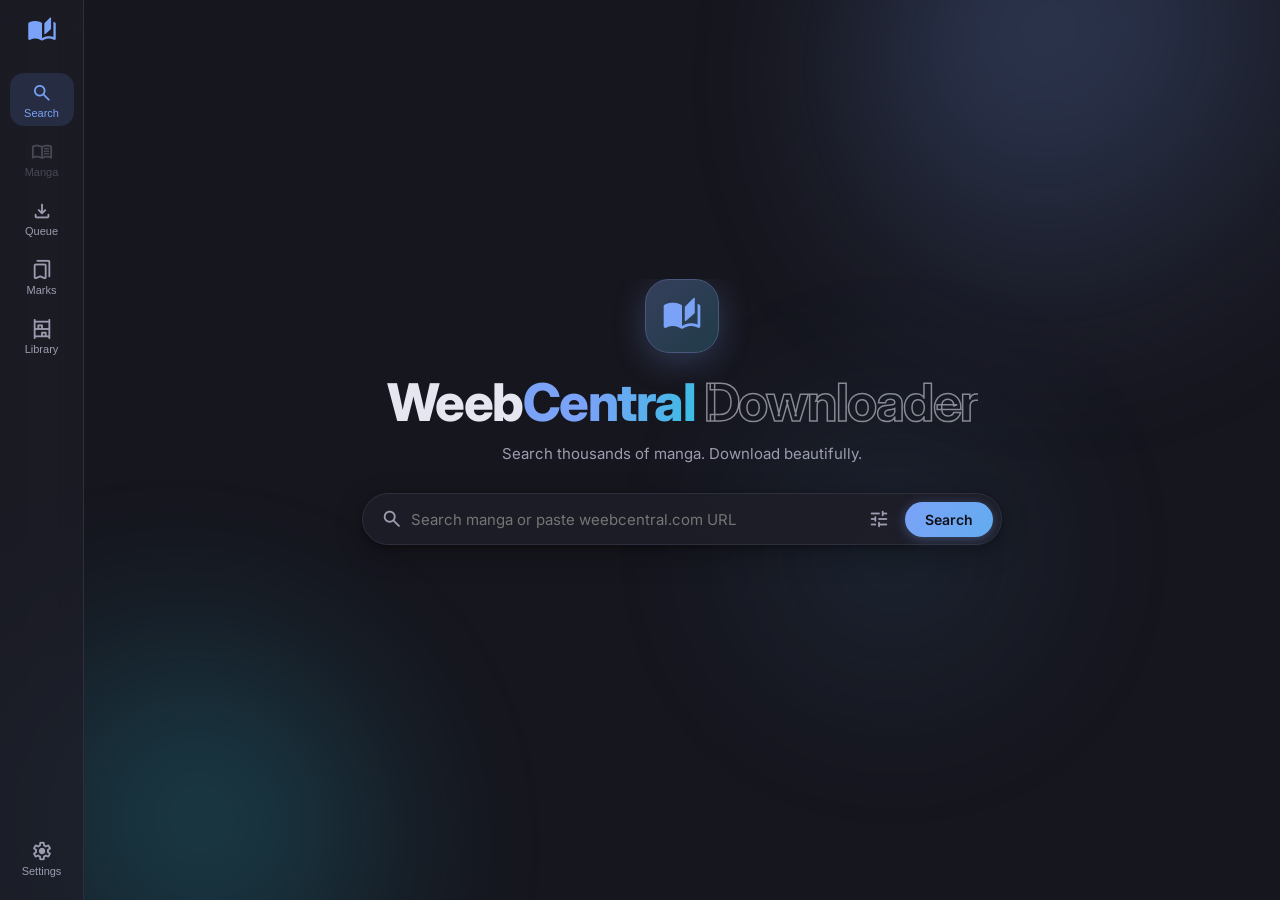
<file: weebcentral/gui/web/index.html>
<!DOCTYPE html>
<html lang="en" data-theme="midnight" data-accent="blue">
<head>
<meta charset="UTF-8">
<meta name="viewport" content="width=device-width, initial-scale=1.0">
<title>WeebCentral Downloader</title>
<link rel="preconnect" href="https://fonts.googleapis.com">
<link rel="preconnect" href="https://fonts.gstatic.com" crossorigin>
<link href="https://fonts.googleapis.com/css2?family=Inter:wght@400;500;600;700;800&display=swap" rel="stylesheet">
<link href="https://fonts.googleapis.com/css2?family=Material+Symbols+Rounded:opsz,wght,FILL,GRAD@20..48,300..600,0..1,0" rel="stylesheet">
<link rel="stylesheet" href="style.css">
</head>
<body>

<!-- ambient background: solid pastel-dark base + circular gradients + dot matrix -->
<div class="bg">
  <div class="bg-orb orb-1"></div>
  <div class="bg-orb orb-2"></div>
  <div class="bg-orb orb-3"></div>
  <canvas id="matrix"></canvas>
</div>

<nav class="rail">
  <div class="rail-logo"><span class="material-symbols-rounded">auto_stories</span></div>
  <button class="rail-btn active" data-view="search" title="Search">
    <span class="material-symbols-rounded">search</span><span class="rail-label">Search</span>
  </button>
  <button class="rail-btn" data-view="manga" title="Manga" id="railManga" disabled>
    <span class="material-symbols-rounded">menu_book</span><span class="rail-label">Manga</span>
  </button>
  <button class="rail-btn" data-view="downloads" title="Downloads">
    <span class="material-symbols-rounded">download</span><span class="rail-label">Queue</span>
    <span class="rail-dot" id="railDot"></span>
  </button>
  <button class="rail-btn" data-view="bookmarks" title="Bookmarks">
    <span class="material-symbols-rounded">bookmarks</span><span class="rail-label">Marks</span>
  </button>
  <button class="rail-btn" data-view="library" title="Library">
    <span class="material-symbols-rounded">shelves</span><span class="rail-label">Library</span>
  </button>
  <div class="rail-spacer"></div>
  <button class="rail-btn" data-view="settings" title="Settings">
    <span class="material-symbols-rounded">settings</span><span class="rail-label">Settings</span>
  </button>
</nav>

<main class="content">

  <!-- ================================================== SEARCH VIEW -->
  <section class="view active" id="view-search">
    <div class="search-hero" id="searchHero">
      <div class="hero-title" id="heroTitle">
        <div class="hero-icon"><span class="material-symbols-rounded">auto_stories</span></div>
        <h1><span class="t-word w1">Weeb</span><span class="t-word w2">Central</span> <span class="t-word w3 t-outline">Downloader</span></h1>
        <p class="subtitle">Search thousands of manga. Download beautifully.</p>
      </div>
      <div class="searchbar">
        <span class="material-symbols-rounded">search</span>
        <input id="searchInput" type="text" placeholder="Search manga or paste weebcentral.com URL" autocomplete="off" spellcheck="false">
        <button class="icon-btn filter-toggle" id="filterToggle" title="Filters">
          <span class="material-symbols-rounded">tune</span>
          <span class="filter-dot hidden" id="filterDot"></span>
        </button>
        <button class="btn btn-filled" id="searchBtn">Search</button>
      </div>
      <div class="filters hidden" id="filtersRow">
        <div class="filter-group">
          <span class="filter-label">Sort</span>
          <select id="fSort">
            <option>Best Match</option>
            <option>Popularity</option>
            <option>Subscribers</option>
            <option>Recently Added</option>
            <option>Latest Updates</option>
            <option>Alphabet</option>
          </select>
          <button class="icon-btn order-btn" id="fOrder" title="Order" data-order="Ascending">
            <span class="material-symbols-rounded">arrow_upward</span>
          </button>
        </div>
        <div class="filter-group">
          <span class="filter-label">Status</span>
          <select id="fStatus">
            <option>Any</option>
            <option>Ongoing</option>
            <option>Complete</option>
            <option>Hiatus</option>
            <option>Canceled</option>
          </select>
        </div>
        <div class="filter-group">
          <span class="filter-label">Type</span>
          <select id="fType">
            <option>Any</option>
            <option>Manga</option>
            <option>Manhwa</option>
            <option>Manhua</option>
            <option>OEL</option>
          </select>
        </div>
        <div class="filter-group">
          <span class="filter-label">Official</span>
          <select id="fOfficial">
            <option>Any</option>
            <option value="True">Only official</option>
            <option value="False">Unofficial</option>
          </select>
        </div>
        <button class="text-btn" id="fReset">Reset</button>
      </div>
    </div>
    <div class="results-state" id="searchState"></div>
    <div class="results-grid" id="searchResults"></div>
  </section>

  <!-- =================================================== MANGA VIEW -->
  <section class="view" id="view-manga">
    <div class="manga-loading" id="mangaLoading">
      <div class="spinner"></div>
      <p>Loading manga…</p>
    </div>

    <div class="manga-layout hidden" id="mangaLayout">
      <div class="manga-left">
        <div class="manga-cover-wrap"><img id="mangaCover" alt="cover"></div>
        <div class="manga-meta">
          <div class="title-row">
            <h2 id="mangaTitle"></h2>
            <button class="icon-btn bookmark-btn" id="bookmarkBtn" title="Bookmark">
              <span class="material-symbols-rounded" id="bookmarkIcon">bookmark_add</span>
            </button>
          </div>
          <div class="meta-row" id="mangaAuthors"></div>
          <div class="chips" id="mangaTags"></div>
          <p class="manga-desc" id="mangaDesc"></p>
        </div>
      </div>

      <div class="manga-right">
        <div class="card">
          <div class="card-title">
            <span class="material-symbols-rounded">tune</span>
            Download options
          </div>

          <div class="opt-group">
            <label class="opt-label">Format</label>
            <div class="segmented" id="fmtSeg">
              <button data-value="cbz" class="active">CBZ</button>
              <button data-value="pdf">PDF</button>
              <button data-value="epub">EPUB</button>
              <button data-value="images">Images</button>
            </div>
          </div>

          <div class="opt-group" id="bundleGroup">
            <label class="opt-label">Bundling</label>
            <div class="segmented" id="bundleSeg">
              <button data-value="0" class="active">Single file</button>
              <button data-value="1">Per chapter</button>
              <button data-value="n">Every N chapters</button>
            </div>
            <div class="bundle-n hidden" id="bundleNWrap">
              <span class="material-symbols-rounded">library_books</span>
              <input type="number" id="bundleN" min="2" max="500" value="10">
              <span class="hint">chapters per file</span>
            </div>
          </div>

          <div class="opt-group">
            <label class="opt-label">Save to</label>
            <div class="path-row">
              <span class="material-symbols-rounded">folder</span>
              <input type="text" id="outputDir" spellcheck="false">
              <button class="icon-btn" id="browseBtn" title="Browse">
                <span class="material-symbols-rounded">folder_open</span>
              </button>
            </div>
          </div>

          <button class="btn btn-filled btn-big" id="downloadBtn">
            <span class="material-symbols-rounded">download</span>
            <span id="downloadBtnLabel">Download all chapters</span>
          </button>
        </div>

        <div class="card">
          <div class="card-title">
            <span class="material-symbols-rounded">format_list_numbered</span>
            Chapters
            <span class="count-pill" id="chapterCount"></span>
            <span class="count-pill downloaded-pill hidden" id="downloadedCount"></span>
            <span class="flex-spacer"></span>
            <button class="text-btn" id="selectAllBtn">All</button>
            <button class="text-btn" id="selectNoneBtn">None</button>
            <button class="text-btn" id="selectNewBtn">New only</button>
            <button class="text-btn" id="selectLatestBtn">Latest</button>
          </div>
          <div class="range-row">
            <span class="material-symbols-rounded">tag</span>
            <input type="text" id="rangeInput" placeholder="Quick select: 1-20, 25, 30-40" spellcheck="false">
            <button class="btn btn-tonal" id="rangeApplyBtn">Apply</button>
          </div>
          <div class="legend">
            <span class="legend-item"><span class="legend-dot dot-downloaded"></span>downloaded</span>
            <span class="legend-item"><span class="legend-dot dot-selected"></span>selected</span>
          </div>
          <div class="chapter-list" id="chapterList"></div>
        </div>
      </div>
    </div>
  </section>

  <!-- =============================================== DOWNLOADS VIEW -->
  <section class="view" id="view-downloads">
    <div class="dl-empty" id="dlEmpty">
      <span class="material-symbols-rounded">cloud_download</span>
      <p>No active downloads</p>
      <p class="hint">Pick a manga from Search to get started</p>
    </div>

    <div class="dl-active hidden" id="dlActive">
      <div class="card dl-header-card">
        <div class="dl-header">
          <div>
            <h2 id="dlTitle">–</h2>
            <p class="hint" id="dlStatus">Preparing…</p>
          </div>
          <div class="dl-actions">
            <button class="btn btn-tonal hidden" id="openFolderBtn">
              <span class="material-symbols-rounded">folder_open</span> Open folder
            </button>
            <button class="btn btn-danger" id="stopBtn">
              <span class="material-symbols-rounded">stop_circle</span> Stop
            </button>
          </div>
        </div>
        <div class="overall">
          <div class="overall-bar"><div class="overall-fill" id="overallFill"></div></div>
          <span class="overall-text" id="overallText">0 / 0</span>
        </div>
      </div>

      <div class="card">
        <div class="card-title">
          <span class="material-symbols-rounded">sync</span> Active chapters
        </div>
        <div class="active-chapters" id="activeChapters"></div>
      </div>

      <div class="card">
        <div class="card-title">
          <span class="material-symbols-rounded">receipt_long</span> Activity
        </div>
        <div class="log" id="dlLog"></div>
      </div>
    </div>
  </section>

  <!-- =============================================== BOOKMARKS VIEW -->
  <section class="view" id="view-bookmarks">
    <h1 class="view-heading"><span class="material-symbols-rounded heading-icon">bookmarks</span>Bookmarks</h1>
    <div class="dl-empty short hidden" id="bmEmpty">
      <span class="material-symbols-rounded">bookmark</span>
      <p>No bookmarks yet</p>
      <p class="hint">Open a manga and press the bookmark button</p>
    </div>
    <div class="results-grid wide" id="bmGrid"></div>
  </section>

  <!-- ================================================= LIBRARY VIEW -->
  <section class="view" id="view-library">
    <h1 class="view-heading"><span class="material-symbols-rounded heading-icon">shelves</span>Library
      <span class="hint lib-path" id="libPath"></span>
    </h1>
    <div class="dl-empty short hidden" id="libEmpty">
      <span class="material-symbols-rounded">auto_stories</span>
      <p>Nothing downloaded yet</p>
      <p class="hint">Downloaded manga and chapters are tracked here</p>
    </div>
    <div class="lib-list" id="libList"></div>
  </section>

  <!-- ================================================ SETTINGS VIEW -->
  <section class="view" id="view-settings">
    <h1 class="view-heading"><span class="material-symbols-rounded heading-icon">settings</span>Settings</h1>

    <div class="card settings-card">
      <div class="card-title"><span class="material-symbols-rounded">palette</span> Appearance</div>
      <div class="setting-row">
        <div><label>Theme</label><p class="hint">Pastel dark bases and a light option</p></div>
        <div class="theme-grid" id="themeGrid">
          <button class="theme-swatch" data-theme="midnight" title="Midnight"><span class="sw" style="background:#16161e"></span>Midnight</button>
          <button class="theme-swatch" data-theme="mocha" title="Mocha"><span class="sw" style="background:#1e1e2e"></span>Mocha</button>
          <button class="theme-swatch" data-theme="forest" title="Forest"><span class="sw" style="background:#151b17"></span>Forest</button>
          <button class="theme-swatch" data-theme="plum" title="Plum"><span class="sw" style="background:#1d1520"></span>Plum</button>
          <button class="theme-swatch" data-theme="ocean" title="Ocean"><span class="sw" style="background:#0f1a20"></span>Ocean</button>
          <button class="theme-swatch" data-theme="light" title="Light"><span class="sw" style="background:#fafafa;border:1px solid #ddd"></span>Light</button>
        </div>
      </div>
      <div class="setting-row">
        <div><label>Accent</label><p class="hint">Highlight color</p></div>
        <div class="accent-grid" id="accentGrid">
          <button class="accent-dot" data-accent="blue" style="background:#7aa2f7"></button>
          <button class="accent-dot" data-accent="violet" style="background:#bb9af7"></button>
          <button class="accent-dot" data-accent="teal" style="background:#73daca"></button>
          <button class="accent-dot" data-accent="rose" style="background:#f7768e"></button>
          <button class="accent-dot" data-accent="amber" style="background:#e0af68"></button>
          <button class="accent-dot" data-accent="mint" style="background:#9ece6a"></button>
        </div>
      </div>
      <div class="setting-row">
        <div><label>Animations</label><p class="hint">Transitions, hover motion and glow</p></div>
        <label class="switch"><input type="checkbox" id="setAnimations"><span class="track"></span></label>
      </div>
      <div class="setting-row">
        <div><label>Dot matrix background</label><p class="hint">Animated ambient dots behind the UI</p></div>
        <label class="switch"><input type="checkbox" id="setMatrix"><span class="track"></span></label>
      </div>
    </div>

    <div class="card settings-card">
      <div class="card-title"><span class="material-symbols-rounded">folder</span> Downloads</div>
      <div class="setting-row">
        <div><label>Output directory</label><p class="hint">Where manga folders are created</p></div>
        <div class="path-row slim">
          <input type="text" id="setOutputDir" spellcheck="false">
          <button class="icon-btn" id="setBrowseBtn"><span class="material-symbols-rounded">folder_open</span></button>
        </div>
      </div>
      <div class="setting-row">
        <div><label>Default format</label><p class="hint">Used for new downloads</p></div>
        <div class="segmented small" id="setFmtSeg">
          <button data-value="cbz">CBZ</button>
          <button data-value="pdf">PDF</button>
          <button data-value="epub">EPUB</button>
          <button data-value="images">Images</button>
        </div>
      </div>
      <div class="setting-row">
        <div><label>Keep raw images</label><p class="hint">Keep page images after packaging</p></div>
        <label class="switch"><input type="checkbox" id="setKeepImages"><span class="track"></span></label>
      </div>
      <div class="setting-row">
        <div><label>Open folder when done</label><p class="hint">Open the manga folder after a download finishes</p></div>
        <label class="switch"><input type="checkbox" id="setOpenWhenDone"><span class="track"></span></label>
      </div>
      <div class="setting-row">
        <div><label>Confirm large downloads</label><p class="hint">Ask before downloading many chapters</p></div>
        <label class="switch"><input type="checkbox" id="setConfirmLarge"><span class="track"></span></label>
      </div>
      <div class="setting-row">
        <div><label>Large download threshold</label><p class="hint">Chapters that count as "large"</p></div>
        <div class="stepper" data-target="setLargeThreshold" data-step="25">
          <button class="icon-btn step-down"><span class="material-symbols-rounded">remove</span></button>
          <input type="number" id="setLargeThreshold" min="25" max="1000" step="25" value="100">
          <button class="icon-btn step-up"><span class="material-symbols-rounded">add</span></button>
        </div>
      </div>
    </div>

    <div class="card settings-card">
      <div class="card-title"><span class="material-symbols-rounded">badge</span> File naming</div>
      <p class="hint naming-hint">Placeholders: <code>{title}</code>, <code>{chapter}</code>, <code>{start}</code>, <code>{end}</code>. Extension is added automatically.</p>
      <div class="setting-row">
        <div><label>Single file</label><p class="hint">Everything bundled into one file</p></div>
        <div class="path-row slim"><input type="text" id="setNameSingle" spellcheck="false" placeholder="{title}"></div>
      </div>
      <div class="setting-row">
        <div><label>Per chapter</label><p class="hint">One file per chapter</p></div>
        <div class="path-row slim"><input type="text" id="setNameChapter" spellcheck="false" placeholder="{title} - Chapter {chapter}"></div>
      </div>
      <div class="setting-row">
        <div><label>Chapter range</label><p class="hint">Bundles of N chapters</p></div>
        <div class="path-row slim"><input type="text" id="setNameRange" spellcheck="false" placeholder="{title} - Chapters {start}-{end}"></div>
      </div>
      <div class="setting-row">
        <div><label>Preview</label><p class="hint" id="namingPreview"></p></div>
      </div>
    </div>

    <div class="card settings-card">
      <div class="card-title"><span class="material-symbols-rounded">import_contacts</span> Reader</div>
      <div class="setting-row">
        <div><label>Reader executable</label><p class="hint">Path to Readest (or any reader). Used by the "open in reader" button in Library. Empty = system default app.</p></div>
        <div class="path-row slim">
          <input type="text" id="setReaderPath" spellcheck="false" placeholder="e.g. C:\Program Files\Readest\Readest.exe">
          <button class="icon-btn" id="setReaderBrowseBtn"><span class="material-symbols-rounded">file_open</span></button>
        </div>
      </div>
    </div>

    <div class="card settings-card">
      <div class="card-title"><span class="material-symbols-rounded">speed</span> Performance</div>
      <div class="setting-row">
        <div><label>Concurrent chapters</label><p class="hint">Chapters downloaded in parallel (1–8)</p></div>
        <div class="stepper" data-target="setChapterWorkers">
          <button class="icon-btn step-down"><span class="material-symbols-rounded">remove</span></button>
          <input type="number" id="setChapterWorkers" min="1" max="8" value="3">
          <button class="icon-btn step-up"><span class="material-symbols-rounded">add</span></button>
        </div>
      </div>
      <div class="setting-row">
        <div><label>Images per chapter</label><p class="hint">Parallel image downloads (1–10)</p></div>
        <div class="stepper" data-target="setImageWorkers">
          <button class="icon-btn step-down"><span class="material-symbols-rounded">remove</span></button>
          <input type="number" id="setImageWorkers" min="1" max="10" value="6">
          <button class="icon-btn step-up"><span class="material-symbols-rounded">add</span></button>
        </div>
      </div>
      <div class="setting-row">
        <div><label>Delay between chapters</label><p class="hint">Seconds; increase if rate limited</p></div>
        <div class="stepper" data-target="setDelay">
          <button class="icon-btn step-down"><span class="material-symbols-rounded">remove</span></button>
          <input type="number" id="setDelay" min="0" max="10" step="0.5" value="0.5">
          <button class="icon-btn step-up"><span class="material-symbols-rounded">add</span></button>
        </div>
      </div>
      <div class="setting-row">
        <div><label>Retries per image</label><p class="hint">Attempts before a page is marked failed (1–10)</p></div>
        <div class="stepper" data-target="setRetries">
          <button class="icon-btn step-down"><span class="material-symbols-rounded">remove</span></button>
          <input type="number" id="setRetries" min="1" max="10" value="5">
          <button class="icon-btn step-up"><span class="material-symbols-rounded">add</span></button>
        </div>
      </div>
    </div>

    <div class="card settings-card">
      <div class="card-title"><span class="material-symbols-rounded">description</span> Logs</div>
      <div class="setting-row">
        <div><label>Log file</label><p class="hint" id="logInfo">~/.weebcentral/logs/weebcentral.log</p></div>
        <div class="log-actions">
          <button class="btn btn-tonal" id="exportLogBtn"><span class="material-symbols-rounded">download</span> Export log</button>
          <button class="icon-btn" id="clearLogBtn" title="Clear log"><span class="material-symbols-rounded">delete</span></button>
        </div>
      </div>
    </div>

    <div class="card settings-card">
      <div class="card-title"><span class="material-symbols-rounded">database</span> Data</div>
      <div class="setting-row">
        <div><label>Library file</label><p class="hint" id="dataLibPath">~/.weebcentral/library.json</p></div>
        <button class="btn btn-tonal" id="clearLibBtn"><span class="material-symbols-rounded">delete</span> Clear library</button>
      </div>
      <div class="setting-row">
        <div><label>Bookmarks file</label><p class="hint">~/.weebcentral/bookmarks.json</p></div>
        <button class="btn btn-tonal" id="clearBmBtn"><span class="material-symbols-rounded">delete</span> Clear bookmarks</button>
      </div>
    </div>

    <div class="settings-save">
      <button class="btn btn-filled" id="saveSettingsBtn">
        <span class="material-symbols-rounded">save</span> Save settings
      </button>
      <span class="hint saved-flash hidden" id="savedFlash">Saved</span>
    </div>
  </section>

</main>

<div class="toast hidden" id="toast"></div>

<!-- crash-resume banner -->
<div class="resume-banner hidden" id="resumeBanner">
  <span class="material-symbols-rounded rb-icon">history</span>
  <div class="rb-text">
    <strong>Interrupted download found</strong>
    <span id="resumeInfo"></span>
  </div>
  <button class="btn btn-filled btn-mini" id="resumeYesBtn">
    <span class="material-symbols-rounded">resume</span> Resume
  </button>
  <button class="btn btn-tonal btn-mini" id="resumeNoBtn">Dismiss</button>
</div>

<div class="modal-backdrop hidden" id="modalBackdrop">
  <div class="modal">
    <div class="modal-title" id="modalTitle">Confirm</div>
    <div class="modal-body" id="modalBody"></div>
    <div class="modal-actions">
      <button class="btn btn-tonal" id="modalCancel">Cancel</button>
      <button class="btn btn-filled" id="modalOk">Continue</button>
    </div>
  </div>
</div>

<script src="app.js"></script>
</body>
</html>
</file>
<file: mangadl/gui/web/style.css>
/* MangaDL - pastel dark UI with ambient gradients */

:root {
  /* Radius scale. Corner rounding had drifted to 13 different ad-hoc values
     (6, 7, 8, 9, 10, 12, 13, 14px...), which read as inconsistent across
     settings. Everything now snaps to these four steps. */
  --radius-xs: 3px;    /* contribution squares and legend dots */
  --radius-sm: 8px;    /* chips, small inputs, list rows */
  --radius-md: 12px;   /* buttons, fields, tiles */
  --radius-lg: 16px;   /* cards, panels */
  --radius-xl: 20px;   /* modals, overlays */
  --radius: var(--radius-lg);

  /* Content width ceilings. Views used to sit in a fixed 1080px column and
     centre themselves, which wasted 42% of the content area at 1920px and
     57% at 2560px while never showing more than 6 columns of results. These
     are ceilings, not fixed widths: content now fills the window and gains
     columns, but stays readable on an ultra-wide monitor. */
  --content-max: 2200px;      /* card grids -- gain columns freely */
  --content-wide: 1400px;     /* lists and the download panel */
  --content-narrow: 980px;    /* settings forms, kept scannable */

  --dur: .18s;
}

/* ------------------------------------------------------------- themes */
/* Pastel-dark solid bases; orbs derive from the accent color. */

[data-theme="midnight"] {
  --bg: #16161e; --surface: #1e1e28; --surface-2: #262632; --border: #2e2e3c;
  --text: #e6e6f0; --text-2: #9c9cb0;
  --shadow: 0 2px 6px rgba(0,0,0,.35), 0 8px 28px rgba(0,0,0,.28);
  --matrix-dot: 255,255,255;
}
[data-theme="mocha"] {
  --bg: #1e1e2e; --surface: #27273a; --surface-2: #303048; --border: #3a3a52;
  --text: #cdd6f4; --text-2: #9aa0c0;
  --shadow: 0 2px 6px rgba(0,0,0,.35), 0 8px 28px rgba(0,0,0,.28);
  --matrix-dot: 205,214,244;
}
[data-theme="forest"] {
  --bg: #151b17; --surface: #1d2620; --surface-2: #26332a; --border: #2f4034;
  --text: #dcebe0; --text-2: #93a998;
  --shadow: 0 2px 6px rgba(0,0,0,.35), 0 8px 28px rgba(0,0,0,.28);
  --matrix-dot: 220,235,224;
}
[data-theme="plum"] {
  --bg: #1d1520; --surface: #271d2c; --surface-2: #322538; --border: #3e2f45;
  --text: #ecdff0; --text-2: #a992b3;
  --shadow: 0 2px 6px rgba(0,0,0,.35), 0 8px 28px rgba(0,0,0,.28);
  --matrix-dot: 236,223,240;
}
[data-theme="ocean"] {
  --bg: #0f1a20; --surface: #16242c; --surface-2: #1e2f3a; --border: #273b48;
  --text: #d9e8f0; --text-2: #8fa8b8;
  --shadow: 0 2px 6px rgba(0,0,0,.35), 0 8px 28px rgba(0,0,0,.28);
  --matrix-dot: 217,232,240;
}
[data-theme="light"] {
  --bg: #fafafa; --surface: #ffffff; --surface-2: #f0f1f4; --border: #e3e5e9;
  --text: #1c1d1f; --text-2: #5f6368;
  --shadow: 0 1px 3px rgba(0,0,0,.07), 0 4px 14px rgba(0,0,0,.05);
  --matrix-dot: 30,30,40;
}

/* ------------------------------------------------------------- accents */

[data-accent="blue"]   { --accent: #7aa2f7; --accent-2: #2ac3de; }
[data-accent="violet"] { --accent: #bb9af7; --accent-2: #7aa2f7; }
[data-accent="teal"]   { --accent: #73daca; --accent-2: #7aa2f7; }
[data-accent="rose"]   { --accent: #f7768e; --accent-2: #bb9af7; }
[data-accent="amber"]  { --accent: #e0af68; --accent-2: #f7768e; }
[data-accent="mint"]   { --accent: #9ece6a; --accent-2: #73daca; }

[data-theme="light"] { --accent-text: #ffffff; }
:root, [data-theme] { --accent-text: #101018; }
[data-theme="light"][data-accent="blue"]   { --accent: #2962ff; --accent-2: #00b0ff; --accent-text: #fff; }
[data-theme="light"][data-accent="violet"] { --accent: #7c4dff; --accent-2: #2962ff; --accent-text: #fff; }
[data-theme="light"][data-accent="teal"]   { --accent: #00897b; --accent-2: #2962ff; --accent-text: #fff; }
[data-theme="light"][data-accent="rose"]   { --accent: #e91e63; --accent-2: #7c4dff; --accent-text: #fff; }
[data-theme="light"][data-accent="amber"]  { --accent: #ef6c00; --accent-2: #e91e63; --accent-text: #fff; }
[data-theme="light"][data-accent="mint"]   { --accent: #2e7d32; --accent-2: #00897b; --accent-text: #fff; }

:root {
  --accent-soft: color-mix(in srgb, var(--accent) 16%, var(--bg));
  --danger: #f38ba8;
  --danger-soft: color-mix(in srgb, #f38ba8 16%, var(--bg));
  --ok: #a6e3a1;
  --ok-soft: color-mix(in srgb, #a6e3a1 14%, var(--surface));

  /* --panel-2 and --edge-c were used by the queue tiles, the cover picker
     and the tool paths but were never DEFINED anywhere, so all four fell
     back to their hardcoded literals -- #1b1b26 and #2a2a38. On a dark
     theme nobody noticed; on the light theme the queue rendered as near
     black slabs with near black text on them (measured: tile background
     rgb(27,27,38) behind title text rgb(28,29,31) -- effectively
     invisible), which is the queue in the screenshot. They are now real
     theme tokens derived from the surface colours. */
  --panel-2: var(--surface-2);
  --edge-c: var(--border);
}
[data-theme="light"] {
  --danger: #d32f2f; --ok: #2e7d32;
  --danger-soft: color-mix(in srgb, #d32f2f 10%, var(--bg));
  --ok-soft: color-mix(in srgb, #2e7d32 10%, var(--surface));
}

/* no-animation mode */
[data-anim="off"] * { transition: none !important; animation: none !important; }

* { margin: 0; padding: 0; box-sizing: border-box; }
html, body { height: 100%; }

body {
  font-family: 'Inter', system-ui, -apple-system, sans-serif;
  background: var(--bg);
  color: var(--text);
  display: flex;
  overflow: hidden;
  font-size: 14px;
  -webkit-font-smoothing: antialiased;
}

.material-symbols-rounded {
  font-family: 'Material Symbols Rounded';
  font-variation-settings: 'FILL' 0, 'wght' 400, 'GRAD' 0, 'opsz' 24;
  font-size: 22px;
  line-height: 1;
  user-select: none;
  /* Reserve the glyph box so promoting the font from print->all does not
     reflow the whole UI. */
  min-width: 1em;
}

/* Icon ligatures render as their literal names until the font loads.
   html.icons-ready is set by the inline script in index.html, either when
   the font resolves or after a short timeout, whichever comes first. */
html:not(.icons-ready) .material-symbols-rounded {
  visibility: hidden;
}

.hidden { display: none !important; }
.flex-spacer { flex: 1; }
.hint { color: var(--text-2); font-size: 12.5px; }

/* ------------------------------------------------- ambient background */

.bg { position: fixed; inset: 0; z-index: 0; pointer-events: none; overflow: hidden; }

.bg-orb {
  position: absolute;
  border-radius: 50%;
  filter: blur(90px);
  opacity: .30;
  will-change: transform;
}
[data-theme="light"] .bg-orb { opacity: .14; }

.orb-1 {
  width: 560px; height: 560px;
  top: -180px; right: -120px;
  background: radial-gradient(circle at 35% 35%, var(--accent), transparent 70%);
  animation: drift-1 26s ease-in-out infinite alternate;
}
.orb-2 {
  width: 480px; height: 480px;
  bottom: -200px; left: -80px;
  background: radial-gradient(circle at 60% 40%, var(--accent-2), transparent 70%);
  animation: drift-2 32s ease-in-out infinite alternate;
}
.orb-3 {
  width: 380px; height: 380px;
  top: 40%; left: 55%;
  background: radial-gradient(circle at 50% 50%, color-mix(in srgb, var(--accent) 60%, var(--accent-2)), transparent 72%);
  opacity: .16;
  animation: drift-3 40s ease-in-out infinite alternate;
}
@keyframes drift-1 { to { transform: translate(-70px, 60px) scale(1.12); } }
@keyframes drift-2 { to { transform: translate(80px, -50px) scale(1.08); } }
@keyframes drift-3 { to { transform: translate(-60px, -80px) scale(1.15); } }

#matrix { position: absolute; inset: 0; width: 100%; height: 100%; }

.rail, .content { position: relative; z-index: 1; }

/* ------------------------------------------------------------- nav rail */

.rail {
  /* Narrow by default: the labels cost 24px of width on every screen.
     Expanding widens it and reveals the labels inline. */
  width: 60px;
  flex-shrink: 0;
  transition: width .18s cubic-bezier(.2,.7,.3,1);
  overflow: hidden;
  background: color-mix(in srgb, var(--surface) 72%, transparent);
  backdrop-filter: blur(14px);
  border-right: 1px solid var(--border);
  display: flex;
  flex-direction: column;
  align-items: center;
  padding: 16px 0;
  gap: 6px;
}

.rail-logo { color: var(--accent); margin-bottom: 18px; }
.rail-logo .material-symbols-rounded { font-size: 30px; font-variation-settings: 'FILL' 1; }

.rail-btn {
  width: 44px;
  padding: 9px 0 7px;
  border: none;
  background: transparent;
  color: var(--text-2);
  border-radius: var(--radius-lg);
  cursor: pointer;
  display: flex;
  flex-direction: column;
  align-items: center;
  gap: 3px;
  position: relative;
  transition: background var(--dur), color var(--dur), transform var(--dur);
}
.rail-btn:hover:not(:disabled) { background: var(--surface-2); transform: translateY(-1px); }
.rail-btn.active { color: var(--accent); background: var(--accent-soft); }
.rail-btn.active .material-symbols-rounded { font-variation-settings: 'FILL' 1; }
.rail-btn:disabled { opacity: .35; cursor: default; }
.rail-label { font-size: 11px; font-weight: 500; }
.rail-spacer { flex: 1; }

.rail-dot {
  position: absolute;
  top: 8px; right: 14px;
  width: 8px; height: 8px;
  border-radius: 50%;
  background: var(--accent);
  opacity: 0;
  transition: opacity .2s;
}
.rail-dot.on { opacity: 1; animation: pulse 1.6s infinite; }
@keyframes pulse { 50% { transform: scale(1.35); opacity: .55; } }

/* --------------------------------------------------------------- views */

.content { flex: 1; overflow: hidden; }

.view {
  position: absolute;
  inset: 0;
  overflow-y: auto;
  padding: 32px 40px;
  opacity: 0;
  pointer-events: none;
  transform: translateY(10px) scale(.995);
  transition: opacity .22s ease, transform .22s ease;
}
.view.active { opacity: 1; pointer-events: auto; transform: none; }

.view-heading {
  font-size: 24px; font-weight: 700; margin-bottom: 22px;
  display: flex; align-items: center; gap: 12px;
}
.heading-icon { color: var(--accent); font-size: 26px; }
.lib-path { font-weight: 400; margin-left: 6px; }

.gradient-text {
  background: linear-gradient(100deg, var(--accent), var(--accent-2));
  -webkit-background-clip: text;
  background-clip: text;
  -webkit-text-fill-color: transparent;
}

/* ------------------------------------------------------------- buttons */

.btn {
  display: inline-flex;
  align-items: center;
  gap: 8px;
  border: none;
  border-radius: 999px;
  padding: 9px 20px;
  font: inherit;
  font-weight: 600;
  cursor: pointer;
  transition: filter var(--dur), transform .06s, box-shadow var(--dur);
}
.btn:active { transform: scale(.97); }
.btn .material-symbols-rounded { font-size: 19px; }

.btn-filled {
  background: linear-gradient(120deg, var(--accent), color-mix(in srgb, var(--accent) 70%, var(--accent-2)));
  color: var(--accent-text);
  box-shadow: 0 2px 12px color-mix(in srgb, var(--accent) 35%, transparent);
}
.btn-filled:hover { filter: brightness(1.1); box-shadow: 0 4px 18px color-mix(in srgb, var(--accent) 45%, transparent); }
.btn-filled:disabled { opacity: .5; cursor: default; box-shadow: none; }
.btn-tonal { background: var(--accent-soft); color: var(--accent); }
.btn-danger { background: var(--danger-soft); color: var(--danger); }
.btn-big { width: 100%; justify-content: center; padding: 13px; font-size: 15px; margin-top: 4px; }

.icon-btn {
  border: none;
  background: transparent;
  color: var(--text-2);
  width: 36px; height: 36px;
  border-radius: 50%;
  cursor: pointer;
  display: inline-flex;
  align-items: center;
  justify-content: center;
  transition: background var(--dur), color var(--dur), transform var(--dur);
}
.icon-btn:hover { background: var(--surface-2); color: var(--text); transform: scale(1.06); }

.text-btn {
  border: none;
  background: transparent;
  color: var(--accent);
  font: inherit;
  font-weight: 600;
  font-size: 13px;
  cursor: pointer;
  padding: 5px 10px;
  border-radius: var(--radius-sm);
  transition: background var(--dur);
}
.text-btn:hover { background: var(--accent-soft); }

/* -------------------------------------------------------------- search */

/* Hero: vertically centered; compacts to the top once a search runs. */
.search-hero {
  display: flex;
  flex-direction: column;
  align-items: center;
  justify-content: center;
  min-height: calc(100vh - 140px);
  text-align: center;
  transition: min-height .45s cubic-bezier(.5,0,.2,1);
}
.search-hero.compact { min-height: 0; padding: 4px 0 22px; }

.hero-title {
  max-height: 400px;
  opacity: 1;
  transform: none;
  transition: max-height .45s cubic-bezier(.5,0,.2,1), opacity .3s ease,
              transform .45s cubic-bezier(.5,0,.2,1), margin .45s ease;
  /* This clips deliberately -- collapsing to max-height:0 is how the title
     disappears once results show. But the icon inside floats 7px upward
     forever, and with no headroom the top of it was sliced off on every
     bounce (measured: icon top sat 1.4px ABOVE the clip edge at rest, and
     8.4px above at the peak). Padding gives the animation somewhere to go;
     the negative margin keeps the layout exactly where it was. */
  overflow: hidden;
  padding-top: 10px;
  margin-top: -10px;
  margin-bottom: 30px;
}
/* Title disappears when results are showing */
.search-hero.compact .hero-title {
  max-height: 0;
  opacity: 0;
  transform: translateY(-18px) scale(.92);
  margin-bottom: 0;
  pointer-events: none;
}

.hero-icon {
  width: 74px; height: 74px;
  margin: 0 auto 22px;
  border-radius: var(--radius-xl);
  background: linear-gradient(135deg,
    color-mix(in srgb, var(--accent) 25%, var(--surface)),
    color-mix(in srgb, var(--accent-2) 18%, var(--surface)));
  border: 1px solid color-mix(in srgb, var(--accent) 35%, var(--border));
  display: flex; align-items: center; justify-content: center;
  color: var(--accent);
  box-shadow: 0 8px 32px color-mix(in srgb, var(--accent) 25%, transparent);
  animation: float-slow 5s ease-in-out infinite;
}
.hero-icon .material-symbols-rounded { font-size: 40px; font-variation-settings: 'FILL' 1; }
@keyframes float-slow { 50% { transform: translateY(-7px); } }

.hero-title h1 {
  font-size: clamp(34px, 4.6vw, 52px);
  font-weight: 800;
  letter-spacing: -1.5px;
  line-height: 1.06;
}
.t-word { display: inline-block; animation: word-in .6s cubic-bezier(.2,.7,.3,1.2) backwards; }
.w1 { animation-delay: .05s; color: var(--text); }
.w2 {
  animation-delay: .15s;
  background: linear-gradient(100deg, var(--accent) 20%, var(--accent-2) 60%, var(--accent) 100%);
  background-size: 200% auto;
  -webkit-background-clip: text; background-clip: text;
  -webkit-text-fill-color: transparent;
  animation: word-in .6s cubic-bezier(.2,.7,.3,1.2) .15s backwards,
             shine 6s linear 1.2s infinite;
}
@keyframes shine { to { background-position: 200% center; } }
.w3 { animation-delay: .25s; }
.t-outline {
  color: transparent;
  -webkit-text-stroke: 1.5px color-mix(in srgb, var(--text) 55%, transparent);
  font-weight: 700;
}
@keyframes word-in { from { opacity: 0; transform: translateY(22px); } }

.subtitle { color: var(--text-2); margin-top: 14px; font-size: 15px; animation: word-in .6s ease .38s backwards; }

.searchbar {
  width: min(640px, 92%);
  display: flex;
  align-items: center;
  gap: 8px;
  background: color-mix(in srgb, var(--surface) 88%, transparent);
  backdrop-filter: blur(10px);
  border: 1px solid var(--border);
  border-radius: 999px;
  padding: 7px 8px 7px 18px;
  box-shadow: var(--shadow);
  transition: border-color var(--dur), box-shadow var(--dur);
  animation: word-in .6s ease .45s backwards;
}
.searchbar:focus-within {
  border-color: var(--accent);
  box-shadow: 0 0 0 3px color-mix(in srgb, var(--accent) 18%, transparent), var(--shadow);
}
.searchbar > .material-symbols-rounded { color: var(--text-2); }
.searchbar input {
  flex: 1;
  border: none;
  outline: none;
  background: transparent;
  font: inherit;
  font-size: 15px;
  color: var(--text);
}

.filter-toggle { position: relative; }
.filter-toggle.on { color: var(--accent); background: var(--accent-soft); }
.filter-dot {
  position: absolute; top: 5px; right: 5px;
  width: 7px; height: 7px; border-radius: 50%;
  background: var(--accent);
}

/* filters row */
.filters {
  width: min(760px, 94%);
  display: flex;
  align-items: center;
  justify-content: center;
  gap: 14px;
  flex-wrap: wrap;
  margin-top: 14px;
  animation: filters-in .28s cubic-bezier(.2,.7,.3,1);
}
@keyframes filters-in { from { opacity: 0; transform: translateY(-8px); } }
.filter-group {
  display: inline-flex;
  align-items: center;
  gap: 8px;
  background: color-mix(in srgb, var(--surface) 88%, transparent);
  border: 1px solid var(--border);
  border-radius: 999px;
  padding: 4px 6px 4px 14px;
}
.filter-label { font-size: 12px; font-weight: 600; color: var(--text-2); text-transform: uppercase; letter-spacing: .5px; }
.filters select {
  border: none;
  background: transparent;
  color: var(--text);
  font: inherit;
  font-size: 13px;
  font-weight: 600;
  outline: none;
  cursor: pointer;
  padding: 6px 2px;
  appearance: none;
}
.filters select option { background: var(--surface); color: var(--text); }
.order-btn { width: 30px; height: 30px; }
.order-btn .material-symbols-rounded { font-size: 18px; transition: transform .25s cubic-bezier(.2,.7,.3,1.3); }
.order-btn.desc .material-symbols-rounded { transform: rotate(180deg); }

.results-state { text-align: center; color: var(--text-2); padding: 12px; }

/* Fill the window instead of sitting in a 1080px column. Measured before
   this change: at 1920px the grid used 1080px and left 42% of the content
   area empty; at 2560px it left 57% empty, still showing only 6 columns.
   The cap is now a generous ceiling rather than a fixed width, so wide
   screens gain columns while ultra-wide monitors do not stretch covers
   into a single unreadable row. */
.results-grid {
  display: grid;
  /* --grid-cols is set only when the user pins a column count in Settings;
     otherwise the responsive auto-fill applies. */
  grid-template-columns: var(--grid-cols, repeat(auto-fill, minmax(150px, 1fr)));
  gap: 18px;
  width: 100%;
  max-width: var(--content-max, 2200px);
  margin: 0;
  padding-bottom: 40px;
}
.results-grid.wide { max-width: none; }

.result-card {
  background: var(--surface);
  border: 1px solid var(--border);
  border-radius: var(--radius);
  overflow: hidden;
  cursor: pointer;
  transition: transform .2s cubic-bezier(.2,.8,.3,1.1), box-shadow .2s, border-color .2s;
  animation: card-in .35s ease backwards;
  position: relative;
}
.result-card:nth-child(-n+18) { animation-delay: calc(var(--i, 0) * 30ms); }
@keyframes card-in { from { opacity: 0; transform: translateY(14px); } }
.result-card:hover {
  transform: translateY(-4px);
  box-shadow: var(--shadow), 0 0 0 1px var(--accent);
  border-color: var(--accent);
}
.result-card img {
  width: 100%;
  aspect-ratio: 5 / 7;
  object-fit: cover;
  display: block;
  background: var(--surface-2);
}
.result-card .rc-title {
  padding: 10px 12px;
  font-weight: 600;
  font-size: 13px;
  line-height: 1.35;
  display: -webkit-box;
  -webkit-line-clamp: 2;
  -webkit-box-orient: vertical;
  overflow: hidden;
  min-height: 46px;
}
.result-card .rc-remove {
  position: absolute;
  top: 8px; right: 8px;
  background: color-mix(in srgb, var(--bg) 72%, transparent);
  backdrop-filter: blur(6px);
  opacity: 0;
  transition: opacity var(--dur);
}
.result-card:hover .rc-remove { opacity: 1; }

/* --------------------------------------------------------------- manga */

.manga-loading {
  height: 60vh;
  display: flex;
  flex-direction: column;
  align-items: center;
  justify-content: center;
  gap: 16px;
  color: var(--text-2);
}

.spinner {
  width: 34px; height: 34px;
  border: 3px solid var(--surface-2);
  border-top-color: var(--accent);
  border-radius: 50%;
  animation: spin .8s linear infinite;
}
@keyframes spin { to { transform: rotate(360deg); } }

.manga-layout {
  display: grid;
  grid-template-columns: 300px 1fr;
  gap: 28px;
  width: 100%;
  max-width: var(--content-max, 2200px);
  margin: 0;
  animation: card-in .3s ease;
}

.manga-cover-wrap {
  border-radius: var(--radius);
  overflow: hidden;
  box-shadow: var(--shadow);
  background: var(--surface-2);
}
.manga-cover-wrap img { width: 100%; display: block; }

.manga-meta { margin-top: 18px; }
.title-row { display: flex; align-items: flex-start; gap: 8px; }
.title-row h2 { font-size: 21px; line-height: 1.25; letter-spacing: -.3px; flex: 1; }
.bookmark-btn.on { color: var(--accent); }
.bookmark-btn.on .material-symbols-rounded { font-variation-settings: 'FILL' 1; }
.meta-row { color: var(--text-2); margin-top: 6px; font-size: 13px; }

.chips { display: flex; flex-wrap: wrap; gap: 6px; margin-top: 12px; }
.chip {
  background: var(--surface-2);
  color: var(--text-2);
  padding: 4px 11px;
  border-radius: 999px;
  font-size: 12px;
  font-weight: 500;
}
.chip.status { background: var(--accent-soft); color: var(--accent); }

.manga-desc {
  margin-top: 14px;
  color: var(--text-2);
  font-size: 13px;
  line-height: 1.6;
  display: -webkit-box;
  -webkit-line-clamp: 8;
  -webkit-box-orient: vertical;
  overflow: hidden;
}

.manga-right { display: flex; flex-direction: column; gap: 20px; padding-bottom: 40px; }

.card {
  background: color-mix(in srgb, var(--surface) 92%, transparent);
  backdrop-filter: blur(8px);
  border: 1px solid var(--border);
  border-radius: var(--radius);
  padding: 20px 22px;
}

.card-title {
  display: flex;
  align-items: center;
  gap: 10px;
  font-weight: 600;
  font-size: 15px;
  margin-bottom: 16px;
  flex-wrap: wrap;
}
.card-title .material-symbols-rounded { color: var(--accent); font-size: 20px; }

.count-pill {
  background: var(--surface-2);
  color: var(--text-2);
  font-size: 12px;
  font-weight: 600;
  padding: 2px 10px;
  border-radius: 999px;
}
.downloaded-pill { background: var(--ok-soft); color: var(--ok); }

.opt-group { margin-bottom: 16px; }
.opt-label {
  display: block;
  font-size: 12px;
  font-weight: 600;
  color: var(--text-2);
  text-transform: uppercase;
  letter-spacing: .5px;
  margin-bottom: 8px;
}

.segmented {
  display: inline-flex;
  background: var(--surface-2);
  border-radius: var(--radius-md);
  padding: 3px;
  gap: 2px;
}
.segmented button {
  border: none;
  background: transparent;
  color: var(--text-2);
  font: inherit;
  font-weight: 600;
  font-size: 13px;
  padding: 7px 16px;
  border-radius: var(--radius-md);
  cursor: pointer;
  transition: background var(--dur), color var(--dur);
}
.segmented button:hover { color: var(--text); }
.segmented button.active { background: var(--surface); color: var(--accent); box-shadow: 0 1px 3px rgba(0,0,0,.18); }
.segmented.small button { padding: 6px 13px; font-size: 12.5px; }

.bundle-n { display: flex; align-items: center; gap: 10px; margin-top: 10px; color: var(--text-2); }
.bundle-n input {
  width: 76px;
  padding: 8px 12px;
  border: 1px solid var(--border);
  border-radius: var(--radius-md);
  background: var(--surface);
  color: var(--text);
  font: inherit;
  outline: none;
}
.bundle-n input:focus { border-color: var(--accent); }

.path-row {
  display: flex;
  align-items: center;
  gap: 8px;
  background: var(--surface-2);
  border-radius: var(--radius-md);
  padding: 4px 6px 4px 14px;
}
.path-row .material-symbols-rounded { color: var(--text-2); font-size: 20px; }
.path-row input {
  flex: 1;
  border: none;
  background: transparent;
  outline: none;
  font: inherit;
  font-size: 13px;
  color: var(--text);
  padding: 8px 0;
}
.path-row.slim { min-width: 320px; }

/* chapter list */

.range-row {
  display: flex;
  align-items: center;
  gap: 10px;
  background: var(--surface-2);
  border-radius: var(--radius-md);
  padding: 4px 6px 4px 14px;
  margin-bottom: 10px;
}
.range-row .material-symbols-rounded { color: var(--text-2); font-size: 20px; }
.range-row input {
  flex: 1;
  border: none;
  background: transparent;
  outline: none;
  font: inherit;
  color: var(--text);
  padding: 8px 0;
}

.legend { display: flex; gap: 16px; margin-bottom: 10px; font-size: 12px; color: var(--text-2); }
.legend-item { display: inline-flex; align-items: center; gap: 6px; }
.legend-dot { width: 10px; height: 10px; border-radius: 3px; }
.dot-downloaded { background: var(--ok); }
.dot-selected { background: var(--accent); }

.chapter-list {
  max-height: 340px;
  overflow-y: auto;
  border: 1px solid var(--border);
  border-radius: var(--radius-md);
}

.chapter-item {
  display: flex;
  align-items: center;
  gap: 12px;
  padding: 9px 14px;
  cursor: pointer;
  border-bottom: 1px solid var(--border);
  transition: background .1s;
  font-size: 13.5px;
}
.chapter-item:last-child { border-bottom: none; }
.chapter-item:hover { background: var(--surface-2); }

/* downloaded chapters glow green */
.chapter-item.downloaded {
  background: var(--ok-soft);
  color: var(--ok);
}
.chapter-item.downloaded:hover { background: color-mix(in srgb, var(--ok) 22%, var(--surface)); }
.chapter-item.downloaded .dl-mark { margin-left: auto; display: inline-flex; align-items: center; gap: 5px; font-size: 11.5px; font-weight: 600; }
.chapter-item.downloaded .dl-mark .material-symbols-rounded { font-size: 16px; font-variation-settings: 'FILL' 1; }
.chapter-item .dl-mark { display: none; }

.chapter-item .cbx {
  width: 18px; height: 18px;
  border: 2px solid var(--text-2);
  border-radius: var(--radius-sm);
  flex-shrink: 0;
  display: flex;
  align-items: center;
  justify-content: center;
  transition: background .12s, border-color .12s;
}
.chapter-item.downloaded .cbx { border-color: var(--ok); }
.chapter-item.selected .cbx { background: var(--accent); border-color: var(--accent); }
.chapter-item.selected .cbx::after {
  content: "";
  width: 5px; height: 9px;
  border: solid var(--accent-text);
  border-width: 0 2px 2px 0;
  transform: rotate(45deg) translateY(-1px);
}

/* ----------------------------------------------------------- downloads */

.dl-empty {
  height: 70vh;
  display: flex;
  flex-direction: column;
  align-items: center;
  justify-content: center;
  gap: 8px;
  color: var(--text-2);
}
.dl-empty.short { height: 50vh; }
.dl-empty .material-symbols-rounded { font-size: 56px; opacity: .4; }
.dl-empty p:first-of-type { font-size: 16px; font-weight: 600; color: var(--text); }

.dl-active { width: 100%; max-width: var(--content-wide, 1400px); margin: 0; display: flex; flex-direction: column; gap: 20px; padding-bottom: 40px; }

.dl-header { display: flex; justify-content: space-between; align-items: flex-start; gap: 16px; margin-bottom: 18px; }
.dl-header h2 { font-size: 19px; letter-spacing: -.3px; }
.dl-header .hint { margin-top: 4px; }
.dl-actions { display: flex; gap: 10px; flex-shrink: 0; }

.overall { display: flex; align-items: center; gap: 14px; }
.overall-bar {
  flex: 1;
  height: 8px;
  background: var(--surface-2);
  border-radius: 999px;
  overflow: hidden;
}
.overall-fill {
  height: 100%;
  width: 0%;
  background: linear-gradient(90deg, var(--accent), var(--accent-2));
  border-radius: 999px;
  transition: width .3s ease;
  position: relative;
}
.overall-fill::after {
  content: "";
  position: absolute; inset: 0;
  background: linear-gradient(90deg, transparent, rgba(255,255,255,.25), transparent);
  animation: shimmer 1.8s linear infinite;
}
@keyframes shimmer { from { transform: translateX(-100%); } to { transform: translateX(100%); } }
.overall-text { font-weight: 600; font-size: 13px; color: var(--text-2); white-space: nowrap; }

.active-chapters { display: flex; flex-direction: column; gap: 10px; min-height: 34px; }
.active-chapters .none { color: var(--text-2); font-size: 13px; }

.ac-row { display: flex; align-items: center; gap: 12px; font-size: 13px; animation: card-in .25s ease; }
.ac-name { width: 200px; white-space: nowrap; overflow: hidden; text-overflow: ellipsis; }
.ac-bar { flex: 1; height: 6px; background: var(--surface-2); border-radius: 999px; overflow: hidden; }
.ac-fill { height: 100%; width: 0%; background: linear-gradient(90deg, var(--accent), var(--accent-2)); border-radius: 999px; transition: width .2s; }
.ac-count { width: 64px; text-align: right; color: var(--text-2); font-variant-numeric: tabular-nums; }

/* Owning manga, shown on a chapter row only while several downloads run.
   Chapter names are not unique across series, so without this two jobs
   both on "Chapter 01" are indistinguishable. */
.ac-job {
  max-width: 130px;
  padding: 2px 8px;
  border-radius: var(--radius-sm);
  background: var(--surface-2);
  color: var(--text-2);
  font-size: 11.5px;
  white-space: nowrap;
  overflow: hidden;
  text-overflow: ellipsis;
  flex: 0 0 auto;
}

/* ------------------------------------------------------------- cart */

.dl-buttons { display: flex; gap: 10px; flex-wrap: wrap; }
.dl-buttons .btn-big { flex: 1 1 auto; }

.cart-count {
  margin-left: 8px;
  min-width: 22px;
  padding: 1px 7px;
  border-radius: 999px;
  background: var(--accent);
  color: #fff;
  font-size: 11.5px;
  font-weight: 600;
  text-align: center;
}

.cart-clear { margin-left: auto; }

.cart-list { display: flex; flex-direction: column; gap: 8px; }

.cart-row {
  display: flex;
  align-items: center;
  gap: 10px;
  padding: 9px 12px;
  border: 1px solid var(--border);
  border-radius: var(--radius-md);
  background: var(--surface-2);
  font-size: 13px;
  animation: card-in .25s ease;
}

.cart-title {
  flex: 1;
  white-space: nowrap;
  overflow: hidden;
  text-overflow: ellipsis;
}

.cart-badge {
  padding: 2px 9px;
  border-radius: 999px;
  font-size: 11.5px;
  font-weight: 600;
  font-variant-numeric: tabular-nums;
  background: var(--surface-3, var(--surface));
  color: var(--text-2);
}
.cart-badge.run { background: var(--accent); color: #fff; }
.cart-badge.queued { background: var(--surface); color: var(--text-2); }
.cart-badge.failed { background: var(--danger, #d1242f); color: #fff; }
.cart-badge.stopped { background: var(--surface); color: var(--text-2); border: 1px solid var(--border); }
.cart-badge.done { background: var(--ok, #1a7f37); color: #fff; }

.cart-x { flex: 0 0 auto; }

.log {
  max-height: 260px;
  overflow-y: auto;
  font-size: 12.5px;
  display: flex;
  flex-direction: column;
  gap: 4px;
}
.log-line { display: flex; gap: 10px; align-items: baseline; animation: card-in .2s ease; }
.log-line .t { color: var(--text-2); font-variant-numeric: tabular-nums; flex-shrink: 0; }
.log-line.ok { color: var(--ok); }
.log-line.err { color: var(--danger); }
.log-line.info { color: var(--text-2); }

/* --------------------------------------------------------------- library */

.lib-list { display: flex; flex-direction: column; gap: 14px; width: 100%; max-width: var(--content-wide, 1400px); padding-bottom: 40px; }

.lib-item {
  display: flex;
  flex-direction: column;
  background: color-mix(in srgb, var(--surface) 92%, transparent);
  border: 1px solid var(--border);
  border-radius: var(--radius);
  padding: 14px 18px;
  animation: card-in .3s ease backwards;
  transition: border-color var(--dur), transform var(--dur);
}
.lib-item:hover { border-color: var(--accent); transform: translateX(2px); }
.lib-row { display: flex; gap: 16px; align-items: center; }
.icon-btn.accent { color: var(--accent); }

.lib-parts {
  margin-top: 12px;
  border-top: 1px solid var(--border);
  padding-top: 10px;
  display: flex;
  flex-direction: column;
  gap: 4px;
  animation: card-in .2s ease;
}
.lib-part {
  display: flex;
  align-items: center;
  gap: 10px;
  padding: 6px 8px;
  border-radius: var(--radius-md);
  font-size: 13px;
  transition: background var(--dur);
}
.lib-part:hover { background: var(--surface-2); }
.lib-part .part-icon { font-size: 18px; color: var(--accent); }
.lib-part.missing .part-icon { color: var(--danger); }
.lib-part.missing { opacity: .6; }
.part-name { flex: 1; white-space: nowrap; overflow: hidden; text-overflow: ellipsis; }
.part-size { color: var(--text-2); font-size: 12px; font-variant-numeric: tabular-nums; width: 70px; text-align: right; }
.btn-mini { padding: 4px 12px; font-size: 12px; }
.btn-mini .material-symbols-rounded { font-size: 15px; }

.lib-cover {
  width: 52px; height: 72px;
  border-radius: var(--radius-sm);
  object-fit: cover;
  background: var(--surface-2);
  flex-shrink: 0;
}
.lib-cover.ph { display: flex; align-items: center; justify-content: center; color: var(--text-2); }
.lib-info { flex: 1; min-width: 0; }
.lib-title { font-weight: 700; font-size: 15px; margin-bottom: 3px; }
.lib-sub { color: var(--text-2); font-size: 12.5px; display: flex; gap: 14px; flex-wrap: wrap; }
.lib-sub .material-symbols-rounded { font-size: 15px; vertical-align: -3px; }
.lib-badge {
  background: var(--ok-soft); color: var(--ok);
  padding: 2px 10px; border-radius: 999px; font-weight: 600; font-size: 12px;
}
.lib-actions { display: flex; gap: 6px; flex-shrink: 0; }

/* ------------------------------------------------------------ settings */

.settings-card { max-width: var(--content-narrow, 980px); margin-bottom: 20px; }

.naming-hint { margin: -6px 0 8px; }
.naming-hint code {
  background: var(--surface-2);
  padding: 1px 7px;
  border-radius: var(--radius-sm);
  font-family: ui-monospace, monospace;
  font-size: 11.5px;
  color: var(--accent);
}

.setting-row {
  display: flex;
  align-items: center;
  justify-content: space-between;
  gap: 24px;
  padding: 14px 0;
  border-bottom: 1px solid var(--border);
}
.setting-row:last-child { border-bottom: none; }
.setting-row label { font-weight: 600; font-size: 14px; }
.setting-row .hint { margin-top: 3px; }

.theme-grid { display: flex; gap: 8px; flex-wrap: wrap; justify-content: flex-end; }
.theme-swatch {
  display: flex; flex-direction: column; align-items: center; gap: 5px;
  border: 1px solid var(--border);
  background: var(--surface-2);
  color: var(--text-2);
  border-radius: var(--radius-md);
  padding: 8px 10px;
  font: inherit; font-size: 11.5px; font-weight: 600;
  cursor: pointer;
  transition: border-color var(--dur), color var(--dur), transform var(--dur);
}
.theme-swatch:hover { transform: translateY(-2px); }
.theme-swatch.active { border-color: var(--accent); color: var(--accent); }
.theme-swatch .sw { width: 34px; height: 24px; border-radius: var(--radius-sm); display: block; }

.accent-grid { display: flex; gap: 10px; }
.accent-dot {
  width: 28px; height: 28px;
  border-radius: 50%;
  border: 2px solid transparent;
  cursor: pointer;
  transition: transform var(--dur), box-shadow var(--dur);
}
.accent-dot:hover { transform: scale(1.15); }
.accent-dot.active { box-shadow: 0 0 0 2px var(--bg), 0 0 0 4px var(--accent); }

.stepper { display: flex; align-items: center; gap: 4px; }
.stepper input {
  width: 62px;
  text-align: center;
  padding: 8px 4px;
  border: 1px solid var(--border);
  border-radius: var(--radius-md);
  background: var(--surface);
  color: var(--text);
  font: inherit;
  outline: none;
  -moz-appearance: textfield;
}
.stepper input::-webkit-outer-spin-button,
.stepper input::-webkit-inner-spin-button { -webkit-appearance: none; }

.switch { position: relative; display: inline-block; width: 46px; height: 26px; cursor: pointer; flex-shrink: 0; }
.switch input { opacity: 0; width: 0; height: 0; }
/* The markup emits a bare <span> with no class, so the original
   ".switch .track" selector never matched and every toggle in the app
   rendered as a zero-width invisible element. Target the span directly. */
.switch > span,
.switch .track {
  position: absolute; inset: 0;
  background: color-mix(in srgb, var(--text) 12%, var(--surface-2));
  border: 1px solid color-mix(in srgb, var(--text) 22%, var(--border));
  border-radius: 999px;
  transition: background .18s;
}
.switch > span::after,
.switch .track::after {
  content: "";
  position: absolute;
  top: 3px; left: 3px;
  width: 18px; height: 18px;
  border-radius: 50%;
  background: var(--text-2);
  transition: transform .18s, background .18s;
}
.switch input:checked + span,
.switch input:checked + .track { background: var(--accent); border-color: var(--accent); }
.switch input:checked + span::after,
.switch input:checked + .track::after { transform: translateX(20px); background: var(--accent-text); }

.settings-save { display: flex; align-items: center; gap: 14px; max-width: var(--content-narrow, 980px); padding-bottom: 40px; }
.saved-flash { color: var(--ok); font-weight: 600; }

.log-actions { display: flex; align-items: center; gap: 8px; }

/* crash-resume banner */
.resume-banner {
  position: fixed;
  bottom: 24px;
  right: 24px;
  z-index: 95;
  display: flex;
  align-items: center;
  gap: 14px;
  background: var(--surface);
  border: 1px solid color-mix(in srgb, var(--accent) 45%, var(--border));
  border-radius: var(--radius-lg);
  padding: 14px 18px;
  box-shadow: var(--shadow), 0 0 24px color-mix(in srgb, var(--accent) 22%, transparent);
  max-width: 480px;
  animation: banner-in .35s cubic-bezier(.2,.7,.3,1.15);
}
@keyframes banner-in { from { opacity: 0; transform: translateY(18px) scale(.96); } }
.rb-icon { color: var(--accent); font-size: 26px; }
.rb-text { display: flex; flex-direction: column; gap: 2px; font-size: 13px; }
.rb-text strong { font-size: 13.5px; }
.rb-text span { color: var(--text-2); font-size: 12.5px; }

/* --------------------------------------------------------------- toast */

.toast {
  position: fixed;
  bottom: 26px;
  left: 50%;
  transform: translateX(-50%);
  background: var(--text);
  color: var(--bg);
  padding: 11px 22px;
  border-radius: 999px;
  font-weight: 500;
  font-size: 13.5px;
  box-shadow: var(--shadow);
  z-index: 100;
  animation: toast-in .2s ease;
}
@keyframes toast-in { from { opacity: 0; transform: translate(-50%, 8px); } }

/* --------------------------------------------------------------- modal */

.modal-backdrop {
  position: fixed; inset: 0;
  background: rgba(0,0,0,.5);
  backdrop-filter: blur(4px);
  z-index: 90;
  display: flex; align-items: center; justify-content: center;
  animation: fade-in .15s ease;
}
@keyframes fade-in { from { opacity: 0; } }
.modal {
  background: var(--surface);
  border: 1px solid var(--border);
  border-radius: var(--radius);
  padding: 24px 26px;
  width: 400px;
  box-shadow: var(--shadow);
  animation: card-in .2s ease;
}
.modal-title { font-weight: 700; font-size: 16px; margin-bottom: 10px; }
.modal-body { color: var(--text-2); font-size: 13.5px; line-height: 1.5; margin-bottom: 20px; }
.modal-actions { display: flex; justify-content: flex-end; gap: 10px; }

/* ----------------------------------------------------------- scrollbar */

::-webkit-scrollbar { width: 10px; }
::-webkit-scrollbar-track { background: transparent; }
::-webkit-scrollbar-thumb { background: var(--border); border-radius: 999px; border: 2px solid var(--bg); }
::-webkit-scrollbar-thumb:hover { background: var(--text-2); }

@media (max-width: 980px) {
  .manga-layout { grid-template-columns: 1fr; }
  .manga-left { display: flex; gap: 20px; }
  .manga-cover-wrap { width: 180px; flex-shrink: 0; }
}


/* ------------------------------------------------------- source badges */

.rc-source {
  position: absolute;
  top: 8px;
  left: 8px;
  padding: 3px 8px;
  border-radius: 999px;
  font-size: 11px;
  font-weight: 600;
  letter-spacing: .2px;
  color: #fff;
  background: rgba(0, 0, 0, .66);
  backdrop-filter: blur(6px);
  -webkit-backdrop-filter: blur(6px);
  box-shadow: 0 1px 4px rgba(0, 0, 0, .35);
  pointer-events: none;
  z-index: 2;
}

.rc-source[data-source="mangadex"]   { background: rgba(255, 103, 64, .92); }
.rc-source[data-source="mangakatana"]{ background: rgba(56, 142, 60, .92); }
.rc-source[data-source="natomanga"]  { background: rgba(2, 136, 209, .92); }
.rc-source[data-source="weebcentral"]{ background: rgba(123, 97, 255, .92); }

.result-card { position: relative; }

.source-pill {
  display: inline-flex;
  align-items: center;
  gap: 6px;
  padding: 4px 10px;
  border-radius: 999px;
  font-size: 12px;
  font-weight: 600;
  background: var(--surface-3, rgba(255, 255, 255, .08));
  color: var(--text-2, #cfd3dc);
}

.source-pill .dot {
  width: 8px;
  height: 8px;
  border-radius: 50%;
  background: currentColor;
}


/* ------------------------------------------------- provider note (manga) */

.source-note {
  display: flex;
  align-items: center;
  gap: 7px;
  margin: 2px 0 8px;
  font-size: 12.5px;
  color: var(--text-2, #a9b0c0);
}

.source-note .src-text b { color: var(--text-1, #e6e9f0); font-weight: 600; }

.source-note .src-dot {
  width: 9px;
  height: 9px;
  border-radius: 50%;
  background: var(--accent, #7aa2f7);
  box-shadow: 0 0 0 3px rgba(122, 162, 247, .16);
  flex: none;
}

.source-note .src-dot[data-source="mangadex"]    { background:#ff6740; box-shadow:0 0 0 3px rgba(255,103,64,.16); }
.source-note .src-dot[data-source="mangakatana"] { background:#388e3c; box-shadow:0 0 0 3px rgba(56,142,60,.16); }
.source-note .src-dot[data-source="natomanga"]   { background:#0288d1; box-shadow:0 0 0 3px rgba(2,136,209,.16); }
.source-note .src-dot[data-source="weebcentral"] { background:#7b61ff; box-shadow:0 0 0 3px rgba(123,97,255,.16); }

.source-note .src-link {
  display: inline-flex;
  align-items: center;
  color: inherit;
  opacity: .6;
  text-decoration: none;
}
.source-note .src-link:hover { opacity: 1; }
.source-note .src-link .material-symbols-rounded { font-size: 15px; }

.chip.source { background: rgba(122,162,247,.16); color: var(--text-1,#e6e9f0); font-weight:600; }

/* ==================================================== lock screen */

.lock-overlay {
  position: fixed;
  inset: 0;
  z-index: 9999;
  display: flex;
  align-items: center;
  justify-content: center;
  background: rgba(10, 10, 16, .82);
  backdrop-filter: blur(22px) saturate(120%);
  -webkit-backdrop-filter: blur(22px) saturate(120%);
  animation: lockFade .22s ease;
}

@keyframes lockFade { from { opacity: 0 } to { opacity: 1 } }

.lock-box {
  width: 340px;
  padding: 30px 28px 24px;
  border-radius: var(--radius-xl);
  text-align: center;
  background: var(--surface-1, #1a1a24);
  border: 1px solid rgba(255, 255, 255, .07);
  box-shadow: 0 24px 60px rgba(0, 0, 0, .55);
}

.lock-box h2 { margin: 14px 0 4px; font-size: 19px; }
.lock-sub { margin: 0 0 16px; font-size: 13px; color: var(--text-2, #9aa2b4); }

.lock-icon {
  width: 54px;
  height: 54px;
  margin: 0 auto;
  border-radius: 50%;
  display: grid;
  place-items: center;
  background: rgba(122, 162, 247, .14);
  color: var(--accent, #7aa2f7);
}
.lock-icon .material-symbols-rounded { font-size: 27px; }

.lock-input {
  width: 100%;
  margin-bottom: 10px;
  padding: 11px 13px;
  /* Without this the field inherits the browser default (Arial) rather than
     the app font -- measured on the lock screen and both recovery fields. */
  font-family: inherit;
  font-size: 14px;
  text-align: center;
  letter-spacing: 1px;
  border-radius: var(--radius-md);
  color: var(--text-1, #e6e9f0);
  background: var(--surface-2, #22222e);
  border: 1px solid rgba(255, 255, 255, .09);
  outline: none;
}
.lock-input:focus { border-color: var(--accent, #7aa2f7); }

.lock-btn { width: 100%; margin: 6px 0 8px; justify-content: center; }

.lock-error {
  min-height: 17px;
  margin-bottom: 6px;
  font-size: 12.5px;
  color: #f7768e;
}

.lock-recovery { margin-top: 14px; padding-top: 14px; border-top: 1px solid rgba(255,255,255,.07); }

body.locked .manga-cover-wrap img,
body.locked .result-card img,
body.locked .bm-card img { filter: blur(16px); }

/* ============================================ source ranking list */

.source-rank { list-style: none; margin: 0 0 8px; padding: 0; }

.source-rank li {
  display: flex;
  align-items: center;
  gap: 11px;
  margin-bottom: 7px;
  padding: 11px 13px;
  border-radius: var(--radius-md);
  background: var(--surface-2, #22222e);
  border: 1px solid rgba(255, 255, 255, .06);
  cursor: grab;
  transition: border-color .15s, opacity .15s, transform .12s;
}
.source-rank li:hover { border-color: rgba(255, 255, 255, .16); }
.source-rank li.dragging { opacity: .45; cursor: grabbing; }
.source-rank li.drag-over { border-color: var(--accent, #7aa2f7); transform: translateY(1px); }
.source-rank li.disabled { opacity: .55; }
/* keep the toggle fully legible on a dimmed row -- it is the control that
   turns the source back on */
.source-rank li.disabled .switch { opacity: 1; }
.source-rank li.disabled .src-name { text-decoration: line-through; }

.source-rank .cap.adult {
  background: color-mix(in srgb, var(--danger) 22%, transparent);
  color: var(--danger);
  font-weight: 700;
}

.source-rank .drag-handle { color: var(--text-3, #6b7280); cursor: grab; display: flex; }
.source-rank .rank-num {
  width: 22px; height: 22px; flex: none;
  display: grid; place-items: center;
  border-radius: var(--radius-sm);
  font-size: 11.5px; font-weight: 700;
  background: rgba(255, 255, 255, .07);
  color: var(--text-2, #9aa2b4);
}
.source-rank .src-name { flex: 1; font-weight: 600; font-size: 13.5px; }
.source-rank .src-host { font-size: 11.5px; color: var(--text-3, #6b7280); }
.source-rank .src-caps { display: flex; gap: 5px; }

.source-rank .cap {
  padding: 2px 7px;
  border-radius: 999px;
  font-size: 10.5px;
  font-weight: 600;
  background: rgba(255, 255, 255, .07);
  color: var(--text-2, #9aa2b4);
}

.source-rank .move-btns { display: flex; flex-direction: column; }
.source-rank .move-btns button {
  border: 0; background: none; cursor: pointer; padding: 0;
  color: var(--text-3, #6b7280); line-height: 1;
}
.source-rank .move-btns button:hover { color: var(--accent, #7aa2f7); }
.source-rank .move-btns .material-symbols-rounded { font-size: 16px; }

/* ==================================================== stat grid */

.stat-grid {
  display: grid;
  grid-template-columns: repeat(auto-fit, minmax(120px, 1fr));
  gap: 10px;
  margin-bottom: 14px;
}

.stat-tile {
  padding: 13px;
  border-radius: var(--radius-md);
  background: var(--surface-2, #22222e);
  border: 1px solid rgba(255, 255, 255, .06);
}
.stat-tile .v { font-size: 19px; font-weight: 700; color: var(--text-1, #e6e9f0); }
.stat-tile .k { margin-top: 2px; font-size: 11.5px; color: var(--text-3, #6b7280); }

.inline-field { display: flex; align-items: center; gap: 8px; }
.btn.danger { color: #f7768e; }


/* =============================================== browse / trending header */

.browse-head {
  display: flex;
  align-items: center;
  gap: 9px;
  flex-wrap: wrap;
  margin: 4px 0 14px;
  font-size: 14px;
  font-weight: 600;
  color: var(--text-1, #e6e9f0);
}

.browse-head .material-symbols-rounded {
  font-size: 19px;
  color: var(--accent, #7aa2f7);
}

.genre-chips {
  display: flex;
  gap: 6px;
  flex-wrap: wrap;
  margin-left: 6px;
}

.genre-chip {
  padding: 4px 11px;
  border-radius: 999px;
  font-size: 12px;
  font-weight: 500;
  cursor: pointer;
  border: 1px solid rgba(255, 255, 255, .09);
  background: var(--surface-2, #22222e);
  color: var(--text-2, #9aa2b4);
  transition: background .15s, color .15s, border-color .15s;
}
.genre-chip:hover { color: var(--text-1, #e6e9f0); border-color: rgba(255,255,255,.2); }
.genre-chip.active {
  background: var(--accent, #7aa2f7);
  border-color: transparent;
  color: #10131a;
  font-weight: 600;
}

/* ------------------------------------------------- picked genre chips */

/* Selected genres live outside the dropdown so several can be combined and
   each removed individually. */
.picked-genres {
  display: flex;
  align-items: center;
  gap: 10px;
  flex-wrap: wrap;
  margin: 0 0 16px;
  padding: 10px 14px;
  border: 1px solid var(--border);
  border-radius: var(--radius-md);
  background: var(--surface);
  animation: card-in .2s ease;
}

.pg-label {
  font-size: 12px;
  font-weight: 600;
  letter-spacing: .04em;
  text-transform: uppercase;
  color: var(--text-2);
}

.pg-list { display: flex; gap: 8px; flex-wrap: wrap; flex: 1; }

.pg-chip {
  display: inline-flex;
  align-items: center;
  gap: 5px;
  padding: 4px 8px 4px 11px;
  border: 1px solid transparent;
  border-radius: 999px;
  background: var(--accent);
  color: var(--accent-text, #10131a);
  font-size: 12px;
  font-weight: 600;
  cursor: pointer;
  transition: filter .15s;
}
.pg-chip:hover { filter: brightness(1.1); }
.pg-chip .material-symbols-rounded { font-size: 15px; }

.load-more-wrap { display: flex; justify-content: center; padding: 18px 0 6px; }
.load-more { min-width: 150px; justify-content: center; }

.source-down {
  display: flex;
  align-items: center;
  gap: 7px;
  margin: 8px 0;
  padding: 9px 13px;
  border-radius: var(--radius-md);
  font-size: 12.5px;
  background: rgba(247, 118, 142, .09);
  border: 1px solid rgba(247, 118, 142, .22);
  color: #f7768e;
}

.rc-also {
  position: absolute;
  top: 8px;
  right: 8px;
  z-index: 2;
  padding: 2px 7px;
  border-radius: 999px;
  font-size: 11px;
  font-weight: 700;
  color: #fff;
  background: rgba(0, 0, 0, .6);
  backdrop-filter: blur(6px);
  -webkit-backdrop-filter: blur(6px);
}

/* ==================================================== custom dropdowns */

/* The real <select> stays in the DOM as the source of truth, but is taken
   out of the visual and hit-test layer. Not display:none, so form semantics
   and .value access keep working exactly as before. */
.dd-native {
  position: absolute !important;
  width: 1px;
  height: 1px;
  margin: -1px;
  padding: 0;
  border: 0;
  overflow: hidden;
  clip: rect(0 0 0 0);
  clip-path: inset(50%);
  pointer-events: none;
  opacity: 0;
}

.dd { position: relative; display: inline-flex; }

.dd-btn {
  display: inline-flex;
  align-items: center;
  gap: 6px;
  max-width: 240px;
  padding: 6px 8px 6px 10px;
  border: none;
  border-radius: var(--radius-md);
  background: transparent;
  color: var(--text);
  font: inherit;
  font-size: 13px;
  font-weight: 600;
  cursor: pointer;
  outline: none;
  transition: background var(--dur), color var(--dur);
}
.dd-btn:hover { background: color-mix(in srgb, var(--text) 8%, transparent); }
.dd-btn:focus-visible { box-shadow: 0 0 0 2px var(--accent); }
.dd-btn[disabled] { opacity: .5; cursor: not-allowed; }

.dd-label {
  overflow: hidden;
  text-overflow: ellipsis;
  white-space: nowrap;
}
.dd-placeholder { color: var(--text-2); font-weight: 500; }

.dd-caret {
  font-size: 18px;
  color: var(--text-2);
  transition: transform var(--dur) cubic-bezier(.2,.7,.3,1.3);
}
.dd-btn[aria-expanded="true"] .dd-caret { transform: rotate(180deg); color: var(--accent); }

/* Panel is portalled to <body>, so it is positioned in the viewport and can
   never be clipped by a scrolling ancestor. */
/* `display:flex` below is author-level and would beat the UA stylesheet's
   `[hidden] { display: none }`, leaving every panel rendered at once.
   This rule must come first and stay !important. */
.dd-panel[hidden] { display: none !important; }

.dd-panel {
  position: fixed;
  z-index: 10000;
  display: flex;
  flex-direction: column;
  min-width: 170px;
  max-width: 320px;
  padding: 6px;
  border: 1px solid var(--border);
  border-radius: var(--radius-lg);
  background: var(--surface);
  box-shadow: var(--shadow);
  overflow: hidden;
  outline: none;
}
.dd-panel.dd-open { animation: ddIn .14s cubic-bezier(.2,.7,.3,1.1); transform-origin: top center; }
.dd-panel.dd-open.dd-up { transform-origin: bottom center; }

@keyframes ddIn {
  from { opacity: 0; transform: translateY(-4px) scale(.98); }
  to   { opacity: 1; transform: none; }
}
.dd-up.dd-open { animation-name: ddInUp; }
@keyframes ddInUp {
  from { opacity: 0; transform: translateY(4px) scale(.98); }
  to   { opacity: 1; transform: none; }
}

.dd-filter {
  display: flex;
  align-items: center;
  gap: 6px;
  margin-bottom: 4px;
  padding: 6px 9px;
  border-radius: var(--radius-md);
  background: var(--surface-2);
}
.dd-filter .material-symbols-rounded { font-size: 17px; color: var(--text-2); }
.dd-filter-input {
  flex: 1;
  min-width: 0;
  border: none;
  background: transparent;
  color: var(--text);
  font: inherit;
  font-size: 13px;
  outline: none;
}
.dd-filter-input::placeholder { color: var(--text-2); }

.dd-list { overflow-y: auto; overscroll-behavior: contain; }

.dd-item {
  display: flex;
  align-items: center;
  gap: 7px;
  padding: 8px 10px;
  border-radius: var(--radius-md);
  font-size: 13px;
  color: var(--text);
  cursor: pointer;
  user-select: none;
}
.dd-item .dd-text { overflow: hidden; text-overflow: ellipsis; white-space: nowrap; }
.dd-item.dd-active { background: color-mix(in srgb, var(--text) 9%, transparent); }
.dd-item.dd-selected { color: var(--accent); font-weight: 600; }
.dd-item.dd-selected.dd-active { background: var(--accent-soft); }
.dd-item-disabled { opacity: .4; cursor: not-allowed; }

.dd-tick { font-size: 16px; width: 16px; flex: none; opacity: 0; }
.dd-item.dd-selected .dd-tick { opacity: 1; }

.dd-empty { padding: 12px 10px; text-align: center; font-size: 12.5px; color: var(--text-2); }

/* Scrollbar inside the panel */
.dd-list::-webkit-scrollbar { width: 8px; }
.dd-list::-webkit-scrollbar-thumb {
  border-radius: var(--radius-sm);
  background: color-mix(in srgb, var(--text) 18%, transparent);
}
.dd-list::-webkit-scrollbar-track { background: transparent; }

@media (prefers-reduced-motion: reduce) {
  .dd-panel.dd-open { animation: none; }
  .dd-caret { transition: none; }
}

/* =================================================== polish: cards & load */

/* Reserve the cover's aspect ratio up front so the grid does not reflow as
   each image decodes -- that reflow was a visible jank on every search. */
.result-card img {
  aspect-ratio: 2 / 3;
  object-fit: cover;
  background: var(--surface-2);
  opacity: 0;
  transition: opacity .28s ease;
}
.result-card img.loaded { opacity: 1; }

/* Cover failed entirely: show the title on a tinted tile instead of a gap. */
.result-card.no-cover img { display: none; }
.result-card .rc-fallback {
  display: none;
  aspect-ratio: 2 / 3;
  place-items: center;
  padding: 12px;
  text-align: center;
  font-size: 12px;
  font-weight: 600;
  line-height: 1.35;
  color: var(--text-2);
  background:
    linear-gradient(145deg,
      color-mix(in srgb, var(--accent) 12%, var(--surface-2)),
      var(--surface-2));
}
.result-card.no-cover .rc-fallback { display: grid; }

/* Skeleton placeholders while a search is in flight */
.skeleton-card {
  border-radius: var(--radius);
  overflow: hidden;
  background: var(--surface);
  border: 1px solid var(--border);
}
.skeleton-card .sk-img { aspect-ratio: 2 / 3; }
.skeleton-card .sk-line { height: 11px; margin: 9px 10px; border-radius: var(--radius-sm); }

.sk-img, .sk-line {
  background: linear-gradient(
    100deg,
    var(--surface-2) 30%,
    color-mix(in srgb, var(--text) 8%, var(--surface-2)) 50%,
    var(--surface-2) 70%);
  background-size: 220% 100%;
  animation: skShimmer 1.15s ease-in-out infinite;
}
@keyframes skShimmer {
  from { background-position: 180% 0; }
  to   { background-position: -40% 0; }
}

/* Friendly empty / error states */
.state-box {
  display: grid;
  place-items: center;
  gap: 8px;
  padding: 40px 20px;
  text-align: center;
  color: var(--text-2);
}
.state-box .material-symbols-rounded {
  font-size: 40px;
  opacity: .55;
  color: var(--accent);
}
.state-box .state-title { font-size: 15px; font-weight: 600; color: var(--text); }
.state-box .state-hint { font-size: 13px; max-width: 380px; line-height: 1.5; }
.state-box .state-actions { display: flex; gap: 8px; margin-top: 6px; }

@media (prefers-reduced-motion: reduce) {
  .sk-img, .sk-line { animation: none; }
  .result-card img { transition: none; }
}

/* ============================================ new views: updates / stats / tools */

.view-sub {
  margin: -8px 0 20px;
  max-width: 640px;
  font-size: 13.5px;
  line-height: 1.55;
  color: var(--text-2);
}

.sub-heading {
  margin: 30px 0 12px;
  font-size: 15px;
  font-weight: 700;
  letter-spacing: .2px;
}

.view-heading .head-action {
  margin-left: auto;
  font-size: 13px;
}
.view-heading { display: flex; align-items: center; gap: 10px; }

.rail-badge {
  position: absolute;
  top: 4px;
  right: 8px;
  min-width: 17px;
  height: 17px;
  padding: 0 5px;
  border-radius: 999px;
  font-size: 10.5px;
  font-weight: 700;
  line-height: 17px;
  text-align: center;
  color: var(--accent-text);
  background: var(--accent);
}

/* ---------------------------------------------------------- update rows */

.update-list, .watch-list, .rank-list, .dupe-list { display: grid; gap: 8px; }

.update-row, .rank-row {
  display: flex;
  align-items: center;
  gap: 12px;
  padding: 12px 14px;
  border-radius: var(--radius-lg);
  background: var(--surface);
  border: 1px solid var(--border);
  transition: border-color var(--dur), transform var(--dur);
}
.update-row:hover, .rank-row:hover {
  border-color: color-mix(in srgb, var(--accent) 45%, var(--border));
}

.update-row .u-cover, .rank-row .r-cover {
  width: 38px;
  height: 54px;
  flex: none;
  border-radius: var(--radius-sm);
  object-fit: cover;
  background: var(--surface-2);
}

.update-row .u-main, .rank-row .r-main { flex: 1; min-width: 0; }
.update-row .u-title, .rank-row .r-title {
  font-weight: 600;
  font-size: 13.5px;
  overflow: hidden;
  text-overflow: ellipsis;
  white-space: nowrap;
}
.update-row .u-meta, .rank-row .r-meta {
  margin-top: 2px;
  font-size: 12px;
  color: var(--text-2);
  overflow: hidden;
  text-overflow: ellipsis;
  white-space: nowrap;
}

.pill-new {
  padding: 3px 10px;
  border-radius: 999px;
  font-size: 11.5px;
  font-weight: 700;
  color: var(--accent-text);
  background: var(--accent);
}

.rank-row .r-value {
  font-variant-numeric: tabular-nums;
  font-weight: 700;
  font-size: 13px;
}

/* ------------------------------------------------------------- charts */

.panel-row {
  display: grid;
  grid-template-columns: repeat(auto-fit, minmax(300px, 1fr));
  gap: 14px;
  margin-top: 14px;
}
.panel { padding: 16px 18px; }

.bar-chart { display: grid; gap: 11px; margin-top: 6px; }
.bar-row { display: grid; grid-template-columns: 92px 1fr auto; align-items: center; gap: 10px; }
.bar-row .b-label { font-size: 12.5px; color: var(--text-2); }
.bar-row .b-track {
  display: block;
  height: 8px;
  border-radius: 999px;
  background: var(--surface-2);
  overflow: hidden;
}
.bar-row .b-fill {
  /* spans are inline by default, so width/height are ignored and the bar
     renders as an empty track -- it must be a block to be sized */
  display: block;
  height: 100%;
  border-radius: 999px;
  background: linear-gradient(90deg, var(--accent), var(--accent-2, var(--accent)));
  width: 0;
  transition: width .5s cubic-bezier(.2,.7,.3,1);
}
.bar-row .b-value { font-size: 12px; font-variant-numeric: tabular-nums; color: var(--text-2); }

.spark { display: flex; align-items: flex-end; gap: 4px; height: 110px; margin-top: 10px; }
.spark .sp-bar {
  flex: 1;
  min-height: 3px;
  border-radius: 4px 4px 2px 2px;
  background: linear-gradient(180deg, var(--accent), color-mix(in srgb, var(--accent) 35%, transparent));
  transition: height .45s cubic-bezier(.2,.7,.3,1);
}
.spark .sp-bar:hover { filter: brightness(1.25); }

/* -------------------------------------------------------------- tools */

.tool-tabs {
  display: flex;
  gap: 6px;
  flex-wrap: wrap;
  margin-bottom: 16px;
  padding-bottom: 10px;
  border-bottom: 1px solid var(--border);
}

.tool-tab {
  padding: 7px 14px;
  border: 1px solid transparent;
  border-radius: 999px;
  background: transparent;
  color: var(--text-2);
  font: inherit;
  font-size: 13px;
  font-weight: 600;
  cursor: pointer;
  transition: background var(--dur), color var(--dur);
}
.tool-tab:hover { color: var(--text); background: var(--surface-2); }
.tool-tab.active {
  color: var(--accent-text);
  background: var(--accent);
}

.tool-panel { display: none; }
.tool-panel.active { display: block; animation: fadeUp .22s ease; }
@keyframes fadeUp { from { opacity: 0; transform: translateY(4px); } to { opacity: 1; transform: none; } }

.tool-bar { display: flex; align-items: center; gap: 12px; margin-bottom: 14px; flex-wrap: wrap; }
.tool-note { font-size: 12.5px; color: var(--text-2); }

.dupe-group {
  padding: 12px 14px;
  border-radius: var(--radius-lg);
  background: var(--surface);
  border: 1px solid var(--border);
}
.dupe-group .dg-head {
  display: flex;
  align-items: center;
  gap: 8px;
  margin-bottom: 8px;
  font-size: 13px;
  font-weight: 600;
}
.dupe-group .dg-file {
  display: flex;
  align-items: center;
  gap: 8px;
  padding: 5px 0;
  font-size: 12px;
  color: var(--text-2);
  word-break: break-all;
}
.dupe-group .dg-file .material-symbols-rounded { font-size: 15px; flex: none; }

.health-dot {
  width: 9px;
  height: 9px;
  border-radius: 50%;
  flex: none;
}
.health-dot.closed    { background: var(--ok, #a6e3a1); }
.health-dot.half-open { background: #f9e2af; }
.health-dot.open      { background: var(--danger, #f38ba8); }

@media (prefers-reduced-motion: reduce) {
  .bar-row .b-fill, .spark .sp-bar, .tool-panel.active { transition: none; animation: none; }
}

/* ============================== settings inputs (text / number / search)

   These were unstyled: no rule matched them, so they fell back to the
   browser default -- white background, black text, inset border, Arial --
   which is unreadable on every dark theme. */

.settings-card input[type="text"],
.settings-card input[type="number"],
.settings-card input[type="password"],
.settings-card input[type="search"],
.setting-row input[type="text"],
.setting-row input[type="number"],
.setting-row input[type="password"],
/* Dialog inputs. The rule above is scoped to settings cards, so the folder
   name field and the prompt modal matched nothing and fell back to the
   browser default -- measured: white background, black text, a 2px inset
   border and Arial, against a dark panel. Same bug as the settings inputs
   had, one layer up. */
.modal-input,
.fp-new input[type="text"] {
  padding: 8px 12px;
  border: 1px solid var(--border);
  border-radius: var(--radius-md);
  background: var(--surface-2);
  color: var(--text);
  font: inherit;
  font-size: 13px;
  outline: none;
  transition: border-color var(--dur), box-shadow var(--dur);
}

.settings-card input[type="text"]::placeholder,
.settings-card input[type="number"]::placeholder,
.settings-card input[type="password"]::placeholder,
.setting-row input[type="text"]::placeholder,
.modal-input::placeholder,
.fp-new input[type="text"]::placeholder {
  color: var(--text-2);
  opacity: .8;
}

.settings-card input[type="text"]:hover,
.settings-card input[type="number"]:hover,
.setting-row input[type="text"]:hover,
.modal-input:hover,
.fp-new input[type="text"]:hover {
  border-color: color-mix(in srgb, var(--accent) 40%, var(--border));
}

.settings-card input[type="text"]:focus,
.settings-card input[type="number"]:focus,
.settings-card input[type="password"]:focus,
.setting-row input[type="text"]:focus,
.setting-row input[type="number"]:focus,
.modal-input:focus,
.fp-new input[type="text"]:focus {
  border-color: var(--accent);
  box-shadow: 0 0 0 3px color-mix(in srgb, var(--accent) 22%, transparent);
}

/* strip the spinner on number fields so they match the text fields */
.settings-card input[type="number"]::-webkit-outer-spin-button,
.settings-card input[type="number"]::-webkit-inner-spin-button {
  -webkit-appearance: none;
  margin: 0;
}
.settings-card input[type="number"] { -moz-appearance: textfield; appearance: textfield; }

/* comma-separated filter fields read better in a monospace-ish stack */
#setBlockedTags, #setBlockedTitles, #setLockHint {
  min-width: 230px;
  letter-spacing: .1px;
}

/* ------------------------------------------- chapter min/max + sort row */

.range-row.filter-row { flex-wrap: wrap; gap: 8px; }
.range-row.filter-row .num-field { width: 88px; flex: none; }
.range-row.filter-row #chSearch { flex: 1; min-width: 140px; }
.range-row .range-dash { color: var(--text-2); font-size: 12.5px; }

.range-row input[type="text"],
.range-row input[type="number"] {
  padding: 7px 11px;
  border: 1px solid var(--border);
  border-radius: var(--radius-md);
  background: var(--surface-2);
  color: var(--text);
  font: inherit;
  font-size: 13px;
  outline: none;
  transition: border-color var(--dur), box-shadow var(--dur);
}
.range-row input:focus {
  border-color: var(--accent);
  box-shadow: 0 0 0 3px color-mix(in srgb, var(--accent) 20%, transparent);
}
.range-row input[type="number"]::-webkit-outer-spin-button,
.range-row input[type="number"]::-webkit-inner-spin-button {
  -webkit-appearance: none; margin: 0;
}
.range-row input[type="number"] { -moz-appearance: textfield; appearance: textfield; }

.mini-check {
  display: inline-flex;
  align-items: center;
  gap: 6px;
  font-size: 12.5px;
  color: var(--text-2);
  cursor: pointer;
  user-select: none;
}
.mini-check input { accent-color: var(--accent); cursor: pointer; }
.mini-check:hover { color: var(--text); }

.chapter-hidden-note {
  padding: 8px 2px;
  font-size: 12.5px;
  color: var(--text-2);
}

/* The lock overlay is present and visible from the first painted frame, so a
   protected app is never briefly readable while the bridge answers
   lock_status. checkLock() removes .lock-pending once it knows. */
.lock-overlay.lock-pending { display: flex !important; }
.lock-overlay.lock-pending .lock-box { opacity: 0; }

/* ------------------------------------------------- search suggestions */

.suggest-box {
  position: absolute;
  top: calc(100% + 6px);
  left: 0;
  right: 0;
  z-index: 40;
  display: flex;
  flex-direction: column;
  padding: 6px;
  border: 1px solid var(--border);
  border-radius: var(--radius-md);
  background: var(--surface);
  box-shadow: var(--shadow);
  max-height: 280px;
  overflow-y: auto;
}

.suggest-item {
  padding: 9px 12px;
  border: 0;
  border-radius: var(--radius-sm);
  background: transparent;
  color: var(--text);
  font: inherit;
  font-size: 13.5px;
  text-align: left;
  cursor: pointer;
}
.suggest-item:hover { background: var(--surface-2); }

.searchbar { position: relative; }


/* ------------------------------------------------- expandable side rail */

body.rail-open .rail { width: 194px; align-items: stretch; padding-left: 10px; padding-right: 10px; }
body.rail-open .rail-btn {
  width: 100%;
  flex-direction: row;
  justify-content: flex-start;
  gap: 12px;
  padding: 10px 12px;
}
body.rail-open .rail-label { font-size: 13px; opacity: 1; }
body.rail-open .rail-logo { align-self: flex-start; padding-left: 10px; }
body.rail-open .rail-badge { position: static; margin-left: auto; }

/* labels are hidden while collapsed, but stay in the DOM for screen readers */
.rail:not(.is-open) .rail-label { font-size: 9.5px; }

.rail-toggle {
  width: 44px;
  height: 34px;
  margin-bottom: 6px;
  border: 0;
  border-radius: var(--radius-md);
  background: transparent;
  color: var(--text-2);
  cursor: pointer;
  display: flex;
  align-items: center;
  justify-content: center;
  flex: none;
  transition: background var(--dur), color var(--dur);
}
.rail-toggle:hover { background: var(--surface-2); color: var(--text); }
.rail-toggle .material-symbols-rounded { font-size: 20px; transition: transform .2s; }
body.rail-open .rail-toggle { width: 100%; justify-content: flex-start; padding-left: 12px; }
body.rail-open .rail-toggle .material-symbols-rounded { transform: rotate(180deg); }

/* =============================================== square / no-rounding mode

   Some people simply dislike rounded corners. This flattens every radius in
   one place, including pills, while leaving genuine circles (avatars, dots,
   the switch knob) alone so controls stay recognisable. */

[data-corners="square"] {
  --radius-xs: 0px;
  --radius-sm: 0px;
  --radius-md: 0px;
  --radius-lg: 0px;
  --radius-xl: 0px;
  --radius: 0px;
}
[data-corners="square"] .btn,
[data-corners="square"] .topic,
[data-corners="square"] .chip,
[data-corners="square"] .cap,
[data-corners="square"] .pill-new,
[data-corners="square"] .count-pill,
[data-corners="square"] .genre-chip,
[data-corners="square"] .tool-tab,
[data-corners="square"] .rc-source,
[data-corners="square"] .rc-also,
[data-corners="square"] .filter-group,
[data-corners="square"] .range-row input,
[data-corners="square"] .dd-btn,
[data-corners="square"] .dd-panel,
[data-corners="square"] .dd-item,
[data-corners="square"] .lock-input,
[data-corners="square"] .settings-card input,
[data-corners="square"] .b-track,
[data-corners="square"] .b-fill,
[data-corners="square"] .sp-bar,
/* The queue tiles and the contribution calendar hardcode their own radii
   too, so the corner setting has to reach them explicitly. */
[data-corners="square"] .q-pill,
[data-corners="square"] .q-chip,
[data-corners="square"] .q-bar,
[data-corners="square"] .q-bar i,
[data-corners="square"] .q-spark,
[data-corners="square"] .q-thumb,
[data-corners="square"] .q-cover,
[data-corners="square"] .q-chapter,
[data-corners="square"] .src-swatch,
[data-corners="square"] .src-card-bar,
[data-corners="square"] .src-card-bar i,
[data-corners="square"] .src-mini i,
[data-corners="square"] .src-nav,
[data-corners="square"] .cal-tip .tip-dot,
/* These hardcode 999px, so the radius variables above could never reach
   them and the setting appeared to do nothing to the search box or any
   progress bar -- the two most visible rounded shapes in the app. */
[data-corners="square"] .searchbar,
[data-corners="square"] .searchbar input,
[data-corners="square"] .overall-bar,
[data-corners="square"] .overall-fill,
[data-corners="square"] .overall-fill::after,
[data-corners="square"] .ac-bar,
[data-corners="square"] .ac-fill,
[data-corners="square"] .cart-count,
[data-corners="square"] .cart-badge,
[data-corners="square"] .lib-badge,
[data-corners="square"] .source-pill,
[data-corners="square"] .source-rank .cap,
[data-corners="square"] .rail-badge,
[data-corners="square"] .bar-row .b-track,
[data-corners="square"] .bar-row .b-fill,
[data-corners="square"] .toast,
[data-corners="square"] .sp-fill,
[data-corners="square"] .progress-bar,
[data-corners="square"] .progress-fill,
[data-corners="square"] ::-webkit-scrollbar-thumb { border-radius: 0 !important; }

/* the toggle is a switch, not a circle: square it too, knob included */
[data-corners="square"] .switch > span,
[data-corners="square"] .switch .track { border-radius: 0 !important; }
[data-corners="square"] .switch > span::after,
[data-corners="square"] .switch .track::after { border-radius: 0 !important; }

/* covers and true circles keep their shape */
[data-corners="square"] .legend-dot,
[data-corners="square"] .src-dot,
[data-corners="square"] .health-dot,
[data-corners="square"] .lang-dot { border-radius: 0 !important; }
[data-corners="square"] .lock-icon,
[data-corners="square"] .spinner { border-radius: 50% !important; }

/* --------------------------------------------------- lock screen polish */

.lock-field { position: relative; display: flex; align-items: center; }
.lock-field .lock-input { padding-right: 42px; margin-bottom: 0; }

.lock-eye {
  position: absolute;
  right: 6px;
  width: 30px;
  height: 30px;
  border: 0;
  border-radius: var(--radius-sm);
  background: transparent;
  color: var(--text-2);
  cursor: pointer;
  display: grid;
  place-items: center;
}
.lock-eye:hover { color: var(--text); background: var(--surface-2); }
.lock-eye .material-symbols-rounded { font-size: 18px; }

.lock-attempts {
  margin-top: 8px;
  font-size: 12px;
  color: var(--text-2);
}
.lock-attempts.warn { color: #f9e2af; }
.lock-attempts.danger { color: var(--danger); }

.lock-box .lock-field { margin-bottom: 10px; }

/* shake on a wrong passcode: immediate, physical feedback */
@keyframes lockShake {
  0%, 100% { transform: translateX(0); }
  20% { transform: translateX(-7px); }
  40% { transform: translateX(6px); }
  60% { transform: translateX(-4px); }
  80% { transform: translateX(3px); }
}
.lock-box.shake { animation: lockShake .34s ease; }

.lock-btn[disabled] { opacity: .6; cursor: not-allowed; }

@media (prefers-reduced-motion: reduce) {
  .lock-box.shake { animation: none; }
  .rail { transition: none; }
}

/* ================================================ keyboard shortcuts */

.sc-overlay {
  position: fixed;
  inset: 0;
  z-index: 900;
  display: flex;
  align-items: center;
  justify-content: center;
  padding: 24px;
  background: rgba(0, 0, 0, .55);
  backdrop-filter: blur(4px);
  animation: fade-in .15s ease;
}
.sc-overlay.hidden { display: none; }

.sc-panel {
  width: min(760px, 100%);
  max-height: 82vh;
  overflow-y: auto;
  padding: 22px 24px 18px;
  border: 1px solid var(--border);
  border-radius: var(--radius-xl);
  background: var(--surface);
  box-shadow: 0 24px 60px rgba(0, 0, 0, .45);
  animation: card-in .2s ease;
}

.sc-head { display: flex; align-items: center; gap: 10px; margin-bottom: 18px; }
.sc-head h2 { flex: 1; margin: 0; font-size: 17px; }
.sc-head .material-symbols-rounded { color: var(--accent); }

.sc-body {
  display: grid;
  grid-template-columns: repeat(auto-fit, minmax(300px, 1fr));
  gap: 20px 32px;
}

.sc-group h3 {
  margin: 0 0 8px;
  font-size: 11.5px;
  font-weight: 700;
  letter-spacing: .06em;
  text-transform: uppercase;
  color: var(--text-2);
}

.sc-row {
  display: flex;
  align-items: center;
  gap: 12px;
  padding: 6px 0;
  font-size: 13px;
  border-bottom: 1px solid color-mix(in srgb, var(--border) 55%, transparent);
}
.sc-row:last-child { border-bottom: none; }

.sc-keys { display: flex; gap: 4px; min-width: 84px; }
.sc-label { color: var(--text-2); }

kbd {
  display: inline-block;
  min-width: 22px;
  padding: 2px 7px;
  border: 1px solid var(--border);
  border-bottom-width: 2px;
  border-radius: var(--radius-sm);
  background: var(--surface-2);
  color: var(--text-1);
  font-family: inherit;
  font-size: 11.5px;
  font-weight: 600;
  text-align: center;
}

.sc-foot {
  margin: 16px 0 0;
  font-size: 12px;
  color: var(--text-2);
  text-align: center;
}

/* ------------------------------------------------- advanced info panel */

.adv-info {
  display: flex;
  flex-direction: column;
  gap: 2px;
  margin-top: 12px;
  padding: 10px 12px;
  border: 1px solid var(--border);
  border-radius: var(--radius-md);
  background: var(--surface-2);
  font-size: 12.5px;
}
.adv-info.hidden { display: none; }

.adv-row {
  display: flex;
  gap: 10px;
  padding: 3px 0;
  border-bottom: 1px solid color-mix(in srgb, var(--border) 45%, transparent);
}
.adv-row:last-child { border-bottom: none; }

.adv-key {
  flex: 0 0 128px;
  color: var(--text-2);
  font-weight: 600;
}
.adv-val { flex: 1; word-break: break-word; }

/* ---------------------------------------------------- bookmark folders */

.bm-toolbar { display: flex; align-items: center; gap: 14px; margin-bottom: 16px; }

.folder-grid {
  display: grid;
  grid-template-columns: repeat(auto-fill, minmax(150px, 1fr));
  gap: 18px;
  margin-bottom: 26px;
}
.folder-grid.hidden { display: none; }

.folder-tile {
  border: 1px solid var(--border);
  border-radius: var(--radius-lg);
  background: var(--surface);
  overflow: hidden;
  cursor: pointer;
  transition: transform .15s, border-color .15s;
}
.folder-tile:hover { transform: translateY(-3px); border-color: var(--accent); }
.folder-tile.drop-target {
  border-color: var(--accent);
  box-shadow: 0 0 0 2px color-mix(in srgb, var(--accent) 45%, transparent);
}

.ft-cover {
  position: relative;
  aspect-ratio: 3 / 4;
  background: var(--surface-2);
  display: flex; align-items: center; justify-content: center;
}
.ft-cover img { width: 100%; height: 100%; object-fit: cover; }
.ft-ph { font-size: 46px; color: var(--text-2); }
.folder-tile.blurred .ft-cover img { filter: blur(14px); }

.ft-lock {
  position: absolute; top: 8px; right: 8px;
  padding: 4px; border-radius: 999px;
  background: rgba(0,0,0,.6); color: #fff; font-size: 17px;
}

.ft-name {
  padding: 9px 10px 2px;
  font-size: 13px; font-weight: 600;
  white-space: nowrap; overflow: hidden; text-overflow: ellipsis;
}
.ft-count { padding: 0 10px 10px; font-size: 11.5px; color: var(--text-2); }

.fo-head { display: flex; align-items: center; gap: 10px; margin-bottom: 18px; }
.fo-head h2 { margin: 0; font-size: 18px; }
.fo-count { flex: 1; font-size: 12.5px; color: var(--text-2); }
.icon-btn.danger:hover { color: var(--danger, #d1242f); }

.folder-open.hidden { display: none; }
.results-grid.blur-covers img { filter: blur(14px); }
.result-card.dragging { opacity: .45; }

/* ------------------------------------------------------ folder picker */

.fp-overlay {
  position: fixed; inset: 0; z-index: 950;
  display: flex; align-items: center; justify-content: center;
  padding: 24px;
  background: rgba(0,0,0,.55);
  backdrop-filter: blur(4px);
  animation: fade-in .15s ease;
}
.fp-overlay.hidden { display: none; }

.fp-panel {
  width: min(430px, 100%);
  padding: 20px 22px 18px;
  border: 1px solid var(--border);
  border-radius: var(--radius-xl);
  background: var(--surface);
  box-shadow: 0 24px 60px rgba(0,0,0,.45);
  animation: card-in .2s ease;
}
.fp-head { display: flex; align-items: center; gap: 9px; margin-bottom: 14px; }
.fp-head h2 { margin: 0; font-size: 16px; }
.fp-head .material-symbols-rounded { color: var(--accent); }

.fp-list { display: flex; flex-direction: column; gap: 6px; max-height: 42vh; overflow-y: auto; }
.fp-empty { margin: 6px 0 10px; }

.fp-item {
  display: flex; align-items: center; gap: 10px;
  padding: 9px 12px;
  border: 1px solid var(--border);
  border-radius: var(--radius-md);
  background: var(--surface-2);
  color: var(--text-1);
  font-size: 13px;
  cursor: pointer;
  text-align: left;
}
.fp-item:hover { border-color: var(--accent); }
.fp-name { flex: 1; }
.fp-count { color: var(--text-2); font-size: 11.5px; }

.fp-new { display: flex; gap: 8px; margin: 14px 0 4px; }
.fp-new input { flex: 1; }
.fp-actions { display: flex; justify-content: flex-end; gap: 10px; margin-top: 14px; }

.modal-input { width: 100%; margin-top: 12px; }
.modal-input.hidden { display: none; }

/* Explanatory line under a settings card title. */
.settings-note { margin: -4px 0 14px; }

/* The shortcut list is reused verbatim inside a settings card, where it
   needs no overlay chrome of its own. */
.settings-card .sc-body { margin-top: 4px; }

/* --------------------------------------------------- bookmark drop zones */

/* Only visible while a bookmark is being dragged: with no folders created
   there was previously nothing on screen to drop onto, so dragging looked
   broken rather than merely pointless. */
/* Fixed to the viewport rather than inserted into the flow: toggling
   display on an in-flow block reflowed the grid and shifted the cards out
   from under the pointer the instant the drag began. A floating bar also
   stays reachable no matter how far the list is scrolled. */
.drop-zones {
  position: fixed;
  left: 50%;
  bottom: 26px;
  transform: translateX(-50%) translateY(14px);
  z-index: 800;
  display: flex;
  gap: 14px;
  width: min(720px, calc(100vw - 120px));
  opacity: 0;
  pointer-events: none;
  transition: opacity .15s, transform .15s;
}
body.dragging-bookmark .drop-zones {
  opacity: 1;
  pointer-events: auto;
  transform: translateX(-50%) translateY(0);
}

.drop-zone {
  flex: 1 1 0;
  backdrop-filter: blur(8px);
  box-shadow: 0 12px 32px rgba(0, 0, 0, .38);
  display: flex;
  align-items: center;
  justify-content: center;
  gap: 9px;
  padding: 18px 16px;
  border: 2px dashed var(--border);
  border-radius: var(--radius-lg);
  background: var(--surface);
  color: var(--text-2);
  font-size: 13px;
  font-weight: 600;
  transition: border-color .15s, background .15s, color .15s;
}
.drop-zone.drop-target {
  border-color: var(--accent);
  background: color-mix(in srgb, var(--accent) 12%, var(--surface));
  color: var(--text-1);
}

/* The cover must not swallow the gesture: an <img> is draggable by default,
   so grabbing the artwork dragged the picture instead of the card. */
.result-card img { -webkit-user-drag: none; user-select: none; }

/* Make the folder tiles read as targets while a drag is in progress. */
body.dragging-bookmark .folder-tile { border-style: dashed; }

/* ------------------------------------------- cover rebuilder picker */
.cover-picks { display: flex; flex-wrap: wrap; gap: 10px; margin-top: 10px; }
.cover-pick {
  display: flex; flex-direction: column; align-items: center; gap: 4px;
  width: 92px; padding: 6px; cursor: pointer;
  background: var(--panel-2, #1b1b26); color: inherit;
  border: 1px solid var(--edge-c, #2a2a38); border-radius: var(--radius-sm);
  transition: border-color .15s, transform .15s;
}
.cover-pick:hover { border-color: var(--accent, #6ea8fe); transform: translateY(-2px); }
.cover-pick:disabled { opacity: .5; cursor: default; transform: none; }
.cover-pick img {
  width: 78px; height: 110px; object-fit: cover;
  border-radius: var(--radius-sm); background: #11111a;
}
.cover-pick span {
  font-size: 11px; opacity: .75; text-align: center;
  overflow: hidden; text-overflow: ellipsis; white-space: nowrap; max-width: 78px;
}
.inline-check { display: inline-flex; align-items: center; gap: 6px; font-size: 13px; opacity: .85; }

.tool-path {
  font-size: 12px; opacity: .8; padding: 3px 8px;
  background: var(--panel-2, #1b1b26); border-radius: var(--radius-sm);
  max-width: 60ch; overflow: hidden; text-overflow: ellipsis; white-space: nowrap;
}

/* ======================================== already-downloaded results

   Three modes, chosen in Settings -> Sources & ranking:
     show    no rules apply at all
     darken  dim the card; hovering fills the cover to the percent you have
     hide    drop it from the grid

   The fill animates from the bottom, so "how much of this do I have" is
   readable as a level in a glass rather than as a number to parse. */

.result-card.dl-hidden { display: none; }

/* Dim the artwork itself rather than the whole card, so the title stays
   legible -- a downloaded result is deprioritised, not unreadable. */
.result-card.dl-done img {
  filter: saturate(.45) brightness(.55);
  transition: filter .28s ease;
}
.result-card.dl-done:hover img { filter: saturate(.9) brightness(.85); }
.result-card.dl-done .rc-title { color: var(--text-2); }
.result-card.dl-done:hover .rc-title { color: var(--text); }

.dl-overlay {
  position: absolute;
  inset: 0 0 auto 0;
  aspect-ratio: 5 / 7;          /* match the cover, not the whole card */
  pointer-events: none;
  overflow: hidden;
  border-radius: var(--radius) var(--radius) 0 0;
}

/* The fill. Height is driven by --pct and only grows on hover, so a grid
   of downloaded series is calm until you point at one. */
.dl-fill {
  position: absolute;
  left: 0; right: 0; bottom: 0;
  height: 0;
  background: linear-gradient(
    to top,
    color-mix(in srgb, var(--accent) 52%, transparent),
    color-mix(in srgb, var(--accent) 22%, transparent));
  border-top: 2px solid var(--accent);
  transition: height .42s cubic-bezier(.2, .8, .3, 1);
}
.result-card.dl-done:hover .dl-fill { height: var(--pct, 0%); }
/* A complete series fills entirely and reads green rather than accent. */
.result-card.dl-complete .dl-fill {
  background: linear-gradient(
    to top,
    color-mix(in srgb, var(--ok) 55%, transparent),
    color-mix(in srgb, var(--ok) 24%, transparent));
  border-top-color: var(--ok);
}

.dl-badge {
  position: absolute;
  left: 8px; bottom: 8px;
  display: inline-flex; align-items: center; gap: 5px;
  padding: 4px 9px 4px 7px;
  border-radius: 999px;
  font-size: 11.5px; font-weight: 700;
  font-variant-numeric: tabular-nums;
  color: var(--text);
  background: color-mix(in srgb, var(--surface) 88%, transparent);
  border: 1px solid var(--border);
  backdrop-filter: blur(6px);
  /* Sits quietly until hovered, then lifts into place. */
  opacity: .82;
  transform: translateY(0);
  transition: opacity .22s ease, transform .28s cubic-bezier(.2, .8, .3, 1),
              background .22s ease, border-color .22s ease;
}
.dl-badge .material-symbols-rounded { font-size: 15px; color: var(--accent); }
.result-card.dl-complete .dl-badge .material-symbols-rounded { color: var(--ok); }
.result-card.dl-done:hover .dl-badge {
  opacity: 1;
  transform: translateY(-2px);
  border-color: var(--accent);
  background: color-mix(in srgb, var(--surface) 96%, transparent);
}
.result-card.dl-complete:hover .dl-badge { border-color: var(--ok); }
/* No total reported by the source: show the count, never a fake percent. */
.dl-overlay.dl-unknown .dl-fill { display: none; }

@media (prefers-reduced-motion: reduce) {
  /* Keep the information, drop the motion: the fill jumps straight to its
     value instead of animating. */
  .dl-fill, .dl-badge, .result-card.dl-done img { transition: none !important; }
  .result-card.dl-done .dl-fill { height: var(--pct, 0%); }
}

/* =============================================== grouped download queue

   One tile per manga, collapsed by default. Collapsed shows a rate
   sparkline and a chapter fraction; expanded adds the cover, source, ETA
   and the chapters in flight.

   These used to paint themselves with --panel-2 / --edge-c, which were
   never defined -- so every tile fell back to a hardcoded near-black and
   the whole queue ignored the theme. On the light theme that meant black
   slabs carrying black text. Everything below uses real theme tokens. */

.cart-list { display: flex; flex-direction: column; gap: 10px; }

/* The overall progress strip, now inside the queue card rather than a
   separate floating card that repeated the same totals underneath it. */
.q-overall {
  display: flex; flex-direction: column; gap: 8px;
  padding: 12px 14px; margin-bottom: 12px;
  border: 1px solid var(--border);
  border-radius: var(--radius-md);
  background: color-mix(in srgb, var(--accent) 6%, var(--surface-2));
  animation: q-in .26s ease both;
}
.q-overall.hidden { display: none; }
.q-overall-head { display: flex; align-items: baseline; gap: 10px; flex-wrap: wrap; }
.q-overall-title { font-weight: 700; font-size: 15px; }
.q-overall-status { font-size: 12.5px; }
.q-overall-rate {
  font-size: 12px; font-variant-numeric: tabular-nums; color: var(--text-2);
}
.q-overall .overall-bar {
  height: 7px; border-radius: 999px; background: var(--bg);
  border: 1px solid var(--border); overflow: hidden;
}
.q-overall .overall-fill {
  height: 100%; border-radius: inherit;
  background: linear-gradient(90deg, var(--accent), var(--accent-2));
  transition: width .45s cubic-bezier(.4, 0, .2, 1);
}
.q-overall .overall-text {
  font-size: 12.5px; font-weight: 600; font-variant-numeric: tabular-nums;
}

.q-tile {
  border: 1px solid var(--border);
  border-radius: var(--radius-md);
  background: var(--surface);
  overflow: hidden;
  transition: border-color .18s ease, box-shadow .18s ease,
              background .18s ease, transform .18s ease;
  animation: q-in .26s cubic-bezier(.2, .8, .3, 1) both;
}
.q-tile:hover {
  border-color: color-mix(in srgb, var(--accent) 45%, var(--border));
  box-shadow: 0 2px 10px color-mix(in srgb, var(--accent) 10%, transparent);
}
.q-tile.open {
  background: var(--surface-2);
  border-color: color-mix(in srgb, var(--accent) 40%, var(--border));
}
.q-tile.running {
  border-color: color-mix(in srgb, var(--accent) 50%, var(--border));
}
.q-tile.failed {
  border-color: color-mix(in srgb, var(--danger) 55%, var(--border));
}

/* A hairline of accent down the left edge marks the tile that is actually
   moving, so a long queue can be scanned without reading any numbers. */
.q-tile.running .q-head { border-left: 3px solid var(--accent); }
.q-tile.failed  .q-head { border-left: 3px solid var(--danger); }
.q-tile .q-head { border-left: 3px solid transparent; }

@keyframes q-in {
  from { opacity: 0; transform: translateY(-6px); }
  to   { opacity: 1; transform: none; }
}

.q-head {
  display: flex; align-items: center; gap: 12px; width: 100%;
  padding: 11px 14px; cursor: pointer; text-align: left;
  background: none; border: 0; color: var(--text); font: inherit;
  transition: background .15s ease;
}
.q-head:hover { background: color-mix(in srgb, var(--accent) 7%, transparent); }
.q-head:focus-visible { outline: 2px solid var(--accent); outline-offset: -2px; }

.q-chev {
  font-size: 20px; color: var(--text-2); flex: none;
  transition: transform .24s cubic-bezier(.4, 0, .2, 1), color .15s ease;
}
.q-tile.open .q-chev { transform: rotate(90deg); color: var(--accent); }

.q-thumb {
  width: 30px; height: 42px; flex: none; object-fit: cover;
  border-radius: var(--radius-sm);
  background: var(--surface-2);
  border: 1px solid var(--border);
}
.q-thumb-blank {
  display: grid; place-items: center; color: var(--text-2);
}
.q-thumb-blank .material-symbols-rounded { font-size: 17px; }

.q-headings { flex: 1 1 auto; min-width: 0; display: grid; gap: 1px; }
.q-name {
  font-weight: 600; font-size: 14px; color: var(--text);
  overflow: hidden; text-overflow: ellipsis; white-space: nowrap;
}
.q-sub {
  font-size: 11.5px; color: var(--text-2);
  overflow: hidden; text-overflow: ellipsis; white-space: nowrap;
}

.q-spark {
  flex: none; width: 84px; height: 24px; display: block;
  border-radius: var(--radius-sm);
  background: color-mix(in srgb, var(--accent) 7%, transparent);
}
/* Deliberately NOT called .spark: that class already existed for the stats
   bar chart (display:flex, height:110px, gap:4px) and silently applied to
   this SVG, which is why the collapsed tile drew a stretched graph. */
.q-sparkline { width: 100%; height: 100%; display: block; overflow: hidden; }
.spark-line {
  fill: none; stroke: var(--accent); stroke-width: 1.6;
  stroke-linejoin: round; stroke-linecap: round;
}
.spark-area { fill: color-mix(in srgb, var(--accent) 20%, transparent); stroke: none; }

.q-rate {
  flex: none; font-size: 11.5px; font-variant-numeric: tabular-nums;
  color: var(--text-2); min-width: 64px; text-align: right;
}

.q-pill {
  flex: none; font-size: 11.5px; font-weight: 700;
  font-variant-numeric: tabular-nums;
  padding: 4px 10px; border-radius: 999px;
  background: var(--surface-2); color: var(--text-2);
  border: 1px solid var(--border);
  transition: background .2s ease, color .2s ease;
}
.q-pill.running { background: var(--accent); color: var(--accent-text); border-color: transparent; }
.q-pill.failed  { background: var(--danger); color: #fff; border-color: transparent; }
.q-pill.done    { background: var(--ok); color: var(--accent-text); border-color: transparent; }
.q-pill.bump { animation: q-bump .34s cubic-bezier(.2, .8, .3, 1); }
@keyframes q-bump {
  0%   { transform: scale(1); }
  35%  { transform: scale(1.18); }
  100% { transform: scale(1); }
}

/* Collapsed by default; grid-template-rows animates to auto height. */
.q-body {
  display: grid; grid-template-rows: 0fr;
  transition: grid-template-rows .28s cubic-bezier(.4, 0, .2, 1);
}
.q-tile.open .q-body { grid-template-rows: 1fr; }
.q-body-inner {
  overflow: hidden; display: flex; gap: 16px;
  padding: 0 14px; opacity: 0;
  border-top: 1px solid transparent;
  transition: padding .28s ease, opacity .22s ease .05s,
              border-color .28s ease;
}
.q-tile.open .q-body-inner {
  padding: 14px; opacity: 1; border-top-color: var(--border);
}

.q-cover {
  width: 104px; height: 148px; flex: none; object-fit: cover;
  border-radius: var(--radius-md);
  background: var(--surface-2);
  border: 1px solid var(--border);
  box-shadow: var(--shadow);
}
.q-cover-blank { display: grid; place-items: center; color: var(--text-2); }
.q-cover-blank .material-symbols-rounded { font-size: 34px; }

.q-detail { flex: 1 1 auto; min-width: 0; display: flex;
            flex-direction: column; gap: 10px; }

.q-meta { display: flex; flex-wrap: wrap; gap: 6px; align-items: center; }
.q-chip {
  font-size: 11px; padding: 3px 9px; border-radius: 999px;
  background: var(--surface); color: var(--text-2);
  border: 1px solid var(--border);
}
.q-tile.open .q-chip { background: var(--bg); }
.q-chip.src {
  color: var(--accent);
  border-color: color-mix(in srgb, var(--accent) 40%, var(--border));
  background: color-mix(in srgb, var(--accent) 10%, transparent);
}

.q-stats {
  display: grid; grid-template-columns: repeat(auto-fit, minmax(92px, 1fr));
  gap: 10px 16px;
}
.q-stats > div { display: flex; flex-direction: column; gap: 2px; min-width: 0; }
.q-k {
  font-size: 10px; text-transform: uppercase; letter-spacing: .07em;
  color: var(--text-2); font-weight: 600;
}
.q-v {
  font-size: 14px; font-weight: 600; color: var(--text);
  font-variant-numeric: tabular-nums;
  overflow: hidden; text-overflow: ellipsis; white-space: nowrap;
}

.q-bar {
  height: 6px; border-radius: 999px; background: var(--surface);
  border: 1px solid var(--border); overflow: hidden;
}
.q-tile.open .q-bar { background: var(--bg); }
.q-bar i {
  display: block; height: 100%; border-radius: inherit;
  background: linear-gradient(90deg, var(--accent), var(--accent-2));
  transition: width .45s cubic-bezier(.4, 0, .2, 1);
}

/* Chapters currently downloading, inside the expanded tile. This is the
   only place they are listed: the separate "Active chapters" card that used
   to sit under the queue said the same thing twice. */
.q-now { display: flex; flex-direction: column; gap: 6px; }
.q-now-list { display: flex; flex-direction: column; gap: 5px; }

.q-chapter {
  position: relative; display: flex; align-items: center; gap: 10px;
  font-size: 12px; padding: 6px 10px;
  border-radius: var(--radius-sm);
  background: var(--surface);
  border: 1px solid var(--border);
  overflow: hidden;
  animation: q-in .22s ease both;
}
.q-tile.open .q-chapter { background: var(--bg); }
.q-chapter i {
  position: absolute; inset: 0 auto 0 0; display: block;
  background: color-mix(in srgb, var(--accent) 18%, transparent);
  transition: width .35s ease; z-index: 0;
}
.q-chapter .q-ch-name {
  position: relative; z-index: 1; flex: 1 1 auto; min-width: 0;
  overflow: hidden; text-overflow: ellipsis; white-space: nowrap;
  color: var(--text);
}
.q-chapter .q-ch-count {
  position: relative; z-index: 1; flex: none;
  font-variant-numeric: tabular-nums; color: var(--text-2); font-size: 11.5px;
}

.q-actions { display: flex; gap: 8px; flex-wrap: wrap; }

.q-empty {
  padding: 26px 14px; text-align: center; color: var(--text-2);
  font-size: 13px;
}

/* An indeterminate shimmer while a job is starting and has no numbers yet,
   so "nothing is happening" and "waiting for the server" look different. */
.q-tile.starting .q-pill::after {
  content: ""; position: absolute; inset: 0;
  background: linear-gradient(90deg, transparent,
              color-mix(in srgb, var(--accent) 25%, transparent), transparent);
  animation: shimmer 1.4s linear infinite;
}
.q-tile.starting .q-pill { position: relative; overflow: hidden; }

/* ------------------------------------------------------ misc animations */

.toast { animation: toast-in .26s cubic-bezier(.2, .8, .3, 1) both; }
@keyframes toast-in {
  from { opacity: 0; transform: translateY(10px) scale(.97); }
  to   { opacity: 1; transform: none; }
}

.card { animation: card-in .24s ease both; }
@keyframes card-in {
  from { opacity: 0; transform: translateY(6px); }
  to   { opacity: 1; transform: none; }
}

.btn { transition: background .15s ease, border-color .15s ease,
                   transform .12s ease, box-shadow .15s ease; }
.btn:active { transform: translateY(1px) scale(.985); }

.rank-row, .cover-pick, .src { transition: transform .15s ease, border-color .15s ease; }

.tool-path {
  font-size: 12px; opacity: .8; padding: 3px 8px;
  background: var(--panel-2, #1b1b26); border-radius: var(--radius-sm);
  max-width: 60ch; overflow: hidden; text-overflow: ellipsis; white-space: nowrap;
}

/* ============================== contribution calendar (GitHub-style dots)

   Recent activity, one square per day for the last 53 weeks. Brightness
   grows with the number of chapters downloaded that day; the hue is mixed
   from the sources those chapters came from, so a year of downloading
   reads as a colour history of which sites you actually use. */

.cal-wrap { display: flex; flex-direction: column; gap: 10px; }

.cal-scroll {
  overflow-x: auto; overflow-y: hidden; padding-bottom: 4px;
  scrollbar-width: thin;
}

.cal-grid {
  display: grid;
  grid-auto-flow: column;               /* one column per week */
  grid-template-rows: repeat(7, 1fr);
  gap: 3px;
  width: max-content;
}

.cal-day {
  width: 12px; height: 12px;
  border-radius: var(--radius-xs);
  background: var(--cal-color, var(--surface-2));
  border: 1px solid color-mix(in srgb, var(--text) 6%, transparent);
  cursor: default;
  transition: transform .14s cubic-bezier(.2, .8, .3, 1),
              box-shadow .14s ease, outline-color .14s ease;
  outline: 2px solid transparent; outline-offset: 1px;
  animation: cal-pop .3s ease both;
  animation-delay: var(--cal-delay, 0s);
}
.cal-day:hover {
  transform: scale(1.42);
  outline-color: var(--accent);
  box-shadow: 0 2px 8px color-mix(in srgb, var(--accent) 35%, transparent);
  z-index: 2;
}
/* An empty day is a flat surface tint, never a coloured one -- a source
   colour on a day with no downloads would be a lie. */
.cal-day.lvl-0 { background: var(--surface-2); }

@keyframes cal-pop {
  from { opacity: 0; transform: scale(.4); }
  to   { opacity: 1; transform: none; }
}

/* The corner setting reaches these too. */
[data-corners="square"] .cal-day { border-radius: 0; }

.cal-legend {
  display: flex; align-items: center; gap: 6px;
  font-size: 11.5px; color: var(--text-2);
}
.cal-legend .cal-day { animation: none; cursor: default; }
.cal-legend .cal-day:hover { transform: none; outline-color: transparent; box-shadow: none; }
.cal-spacer { flex: 1; }

.cal-months {
  display: grid; grid-auto-flow: column; gap: 3px;
  width: max-content; font-size: 10.5px; color: var(--text-2);
  height: 14px;
}
.cal-month { grid-row: 1; white-space: nowrap; }

/* --------------------------------------------------- source carousel */

.src-carousel { position: relative; display: flex; align-items: center; gap: 8px; }

.src-track {
  display: flex; gap: 10px; overflow-x: auto; scroll-behavior: smooth;
  scroll-snap-type: x mandatory; padding: 4px 2px 10px;
  flex: 1 1 auto; scrollbar-width: thin;
}

.src-card {
  flex: 0 0 auto; width: 190px; scroll-snap-align: start;
  border: 1px solid var(--border); border-radius: var(--radius-md);
  background: var(--surface); padding: 12px;
  display: flex; flex-direction: column; gap: 8px;
  transition: transform .18s cubic-bezier(.2, .8, .3, 1),
              border-color .18s ease, box-shadow .18s ease;
  animation: q-in .3s ease both;
}
.src-card:hover {
  transform: translateY(-3px);
  border-color: var(--src-color, var(--accent));
  box-shadow: 0 6px 18px color-mix(in srgb, var(--src-color, var(--accent)) 22%, transparent);
}

.src-card-head { display: flex; align-items: center; gap: 8px; }
.src-swatch {
  width: 12px; height: 12px; border-radius: var(--radius-xs); flex: none;
  background: var(--src-color, var(--accent));
  box-shadow: 0 0 0 3px color-mix(in srgb, var(--src-color, var(--accent)) 20%, transparent);
}
.src-card-name {
  font-weight: 600; font-size: 13px; min-width: 0;
  overflow: hidden; text-overflow: ellipsis; white-space: nowrap;
}
.src-card-value { font-size: 20px; font-weight: 700; font-variant-numeric: tabular-nums; }
.src-card-sub { font-size: 11.5px; color: var(--text-2); }

.src-card-bar {
  height: 5px; border-radius: 999px; background: var(--surface-2);
  overflow: hidden;
}
.src-card-bar i {
  display: block; height: 100%; border-radius: inherit;
  background: var(--src-color, var(--accent));
  transition: width .5s cubic-bezier(.4, 0, .2, 1);
}

.src-nav {
  flex: none; width: 30px; height: 30px; border-radius: 50%;
  display: grid; place-items: center; cursor: pointer;
  background: var(--surface); color: var(--text);
  border: 1px solid var(--border);
  transition: background .15s ease, transform .12s ease, opacity .15s ease;
}
.src-nav:hover { background: var(--accent-soft); border-color: var(--accent); }
.src-nav:active { transform: scale(.92); }
.src-nav:disabled { opacity: .35; cursor: default; }
.src-nav .material-symbols-rounded { font-size: 18px; }

/* Mini per-source contribution rows inside the carousel card. */
.src-mini {
  display: grid; grid-auto-flow: column; grid-template-rows: repeat(7, 1fr);
  gap: 2px; width: max-content;
}
.src-mini i {
  width: 5px; height: 5px; border-radius: var(--radius-xs); display: block;
  background: var(--src-color, var(--accent));
}

/* --------------------------------------------------------- tooltip */

.cal-tip {
  position: fixed; z-index: 60; pointer-events: none;
  max-width: 260px; padding: 8px 10px;
  border-radius: var(--radius-sm);
  background: var(--surface-2); color: var(--text);
  border: 1px solid var(--border);
  box-shadow: var(--shadow);
  font-size: 12px; line-height: 1.45;
  opacity: 0; transform: translateY(4px);
  transition: opacity .14s ease, transform .14s ease;
}
.cal-tip.show { opacity: 1; transform: none; }
.cal-tip b { font-weight: 700; }
.cal-tip .tip-row { display: flex; align-items: center; gap: 6px; }
.cal-tip .tip-dot {
  width: 8px; height: 8px; border-radius: var(--radius-xs); flex: none;
  background: var(--tip-color, var(--accent));
}
.cal-tip .tip-muted { color: var(--text-2); }

@media (prefers-reduced-motion: reduce) {
  /* Honour the OS setting: motion is decoration, never the only signal. */
  .q-tile, .q-body, .q-body-inner, .q-chev, .q-pill, .q-bar i,
  .toast, .card, .btn, .q-chapter, .rank-row, .cover-pick, .src,
  .cal-day, .src-card, .src-card-bar i, .cal-tip, .q-spark, .q-thumb {
    animation: none !important;
    transition: none !important;
  }
  .cal-day:hover { transform: none; }
  .src-track { scroll-behavior: auto; }
}

/* ============================================ small screens (server.py)

   The desktop app is always ~1180px wide, so none of this ever applies
   there. It exists for `python server.py`, which serves this same page to
   a phone browser -- one UI, not two, so a fix here is a fix everywhere.

   Measured on a 390px viewport before this block: the 60px rail plus its
   border left 329px of content, the search field overflowed its rounded
   container, and the result grid still asked for 150px columns. */

@media (max-width: 820px) {
  /* The rail becomes a bottom bar: reaching the top-left corner one-handed
     on a phone is the worst possible place to put navigation. */
  body { flex-direction: column; }

  .rail {
    order: 2;
    width: 100%;
    height: auto;
    flex-direction: row;
    justify-content: space-around;
    align-items: center;
    overflow-x: auto;
    overflow-y: hidden;
    padding: 6px 4px calc(6px + env(safe-area-inset-bottom, 0px));
    border-right: 0;
    border-top: 1px solid var(--border);
    /* Above the content, and pinned so it survives scrolling. */
    position: sticky;
    bottom: 0;
    z-index: 30;
  }
  .rail-logo,
  .rail .rail-spacer,
  .rail-toggle { display: none; }

  .rail-btn {
    flex: 0 0 auto;
    width: auto;
    min-width: 56px;
    padding: 6px 8px;
    border-radius: var(--radius-sm);
  }
  .rail-btn span:not(.material-symbols-rounded) {
    font-size: 10px;
    opacity: .85;
  }

  .content { order: 1; flex: 1; min-height: 0; }

  /* Give the content its width back. */
  .wrap, .view { padding-left: 12px; padding-right: 12px; }

  /* Two columns of covers reads far better than one tall stack. */
  .result-grid, .results {
    grid-template-columns: repeat(auto-fill, minmax(132px, 1fr)) !important;
    gap: 10px;
  }

  /* The hero eats a whole phone screen otherwise. */
  .search-hero { min-height: auto; padding-top: 10px; }
  .hero-title { display: none; }

  /* The bar is a flex row of [icon] [input] [filters] [Search]. On a phone
     the input's flex:1 pushed the Search button past the right edge --
     min-width:0 lets it actually shrink, and the button stops shrinking so
     its label never truncates. */
  .searchbar {
    width: 100%;
    padding-left: 12px;
    box-sizing: border-box;
  }
  .searchbar input { min-width: 0; }
  .searchbar .btn { flex: 0 0 auto; }

  /* Panels that assume two columns side by side. */
  .panel-row { grid-template-columns: 1fr; }
  .settings-card, .card { padding: 14px; }
  .setting-row {
    flex-direction: column;
    align-items: flex-start;
    gap: 8px;
  }
  .setting-row > .inline-field,
  .setting-row select,
  .setting-row input[type="text"],
  .setting-row input[type="number"] { width: 100%; }

  /* Expanded queue tiles stack instead of squeezing the cover. */
  .q-body-inner { flex-direction: column; }
  .q-cover { width: 92px; height: 130px; }

  /* Touch targets. 44px is the smallest reliably hittable size. */
  .btn, .chip, .tab, .genre-chip { min-height: 40px; }

  /* The contribution calendar is 53 weeks wide; let it scroll rather than
     shrink into unreadable specks. */
  .cal-scroll { -webkit-overflow-scrolling: touch; }
}

@media (max-width: 480px) {
  .result-grid, .results {
    grid-template-columns: repeat(auto-fill, minmax(112px, 1fr)) !important;
  }
  .rail-btn span:not(.material-symbols-rounded) { display: none; }
  .rail-btn { min-width: 44px; }
}
</file>
<file: weebcentral/gui/web/style.css>
/* WeebCentral Downloader - pastel dark UI with ambient gradients */

:root {
  --radius: 16px;
  --dur: .18s;
}

/* ------------------------------------------------------------- themes */
/* Pastel-dark solid bases; orbs derive from the accent color. */

[data-theme="midnight"] {
  --bg: #16161e; --surface: #1e1e28; --surface-2: #262632; --border: #2e2e3c;
  --text: #e6e6f0; --text-2: #9c9cb0;
  --shadow: 0 2px 6px rgba(0,0,0,.35), 0 8px 28px rgba(0,0,0,.28);
  --matrix-dot: 255,255,255;
}
[data-theme="mocha"] {
  --bg: #1e1e2e; --surface: #27273a; --surface-2: #303048; --border: #3a3a52;
  --text: #cdd6f4; --text-2: #9aa0c0;
  --shadow: 0 2px 6px rgba(0,0,0,.35), 0 8px 28px rgba(0,0,0,.28);
  --matrix-dot: 205,214,244;
}
[data-theme="forest"] {
  --bg: #151b17; --surface: #1d2620; --surface-2: #26332a; --border: #2f4034;
  --text: #dcebe0; --text-2: #93a998;
  --shadow: 0 2px 6px rgba(0,0,0,.35), 0 8px 28px rgba(0,0,0,.28);
  --matrix-dot: 220,235,224;
}
[data-theme="plum"] {
  --bg: #1d1520; --surface: #271d2c; --surface-2: #322538; --border: #3e2f45;
  --text: #ecdff0; --text-2: #a992b3;
  --shadow: 0 2px 6px rgba(0,0,0,.35), 0 8px 28px rgba(0,0,0,.28);
  --matrix-dot: 236,223,240;
}
[data-theme="ocean"] {
  --bg: #0f1a20; --surface: #16242c; --surface-2: #1e2f3a; --border: #273b48;
  --text: #d9e8f0; --text-2: #8fa8b8;
  --shadow: 0 2px 6px rgba(0,0,0,.35), 0 8px 28px rgba(0,0,0,.28);
  --matrix-dot: 217,232,240;
}
[data-theme="light"] {
  --bg: #fafafa; --surface: #ffffff; --surface-2: #f0f1f4; --border: #e3e5e9;
  --text: #1c1d1f; --text-2: #5f6368;
  --shadow: 0 1px 3px rgba(0,0,0,.07), 0 4px 14px rgba(0,0,0,.05);
  --matrix-dot: 30,30,40;
}

/* ------------------------------------------------------------- accents */

[data-accent="blue"]   { --accent: #7aa2f7; --accent-2: #2ac3de; }
[data-accent="violet"] { --accent: #bb9af7; --accent-2: #7aa2f7; }
[data-accent="teal"]   { --accent: #73daca; --accent-2: #7aa2f7; }
[data-accent="rose"]   { --accent: #f7768e; --accent-2: #bb9af7; }
[data-accent="amber"]  { --accent: #e0af68; --accent-2: #f7768e; }
[data-accent="mint"]   { --accent: #9ece6a; --accent-2: #73daca; }

[data-theme="light"] { --accent-text: #ffffff; }
:root, [data-theme] { --accent-text: #101018; }
[data-theme="light"][data-accent="blue"]   { --accent: #2962ff; --accent-2: #00b0ff; --accent-text: #fff; }
[data-theme="light"][data-accent="violet"] { --accent: #7c4dff; --accent-2: #2962ff; --accent-text: #fff; }
[data-theme="light"][data-accent="teal"]   { --accent: #00897b; --accent-2: #2962ff; --accent-text: #fff; }
[data-theme="light"][data-accent="rose"]   { --accent: #e91e63; --accent-2: #7c4dff; --accent-text: #fff; }
[data-theme="light"][data-accent="amber"]  { --accent: #ef6c00; --accent-2: #e91e63; --accent-text: #fff; }
[data-theme="light"][data-accent="mint"]   { --accent: #2e7d32; --accent-2: #00897b; --accent-text: #fff; }

:root {
  --accent-soft: color-mix(in srgb, var(--accent) 16%, var(--bg));
  --danger: #f38ba8;
  --danger-soft: color-mix(in srgb, #f38ba8 16%, var(--bg));
  --ok: #a6e3a1;
  --ok-soft: color-mix(in srgb, #a6e3a1 14%, var(--surface));
}
[data-theme="light"] {
  --danger: #d32f2f; --ok: #2e7d32;
  --danger-soft: color-mix(in srgb, #d32f2f 10%, var(--bg));
  --ok-soft: color-mix(in srgb, #2e7d32 10%, var(--surface));
}

/* no-animation mode */
[data-anim="off"] * { transition: none !important; animation: none !important; }

* { margin: 0; padding: 0; box-sizing: border-box; }
html, body { height: 100%; }

body {
  font-family: 'Inter', system-ui, -apple-system, sans-serif;
  background: var(--bg);
  color: var(--text);
  display: flex;
  overflow: hidden;
  font-size: 14px;
  -webkit-font-smoothing: antialiased;
}

.material-symbols-rounded {
  font-variation-settings: 'FILL' 0, 'wght' 400, 'GRAD' 0, 'opsz' 24;
  font-size: 22px;
  user-select: none;
}

.hidden { display: none !important; }
.flex-spacer { flex: 1; }
.hint { color: var(--text-2); font-size: 12.5px; }

/* ------------------------------------------------- ambient background */

.bg { position: fixed; inset: 0; z-index: 0; pointer-events: none; overflow: hidden; }

.bg-orb {
  position: absolute;
  border-radius: 50%;
  filter: blur(90px);
  opacity: .30;
  will-change: transform;
}
[data-theme="light"] .bg-orb { opacity: .14; }

.orb-1 {
  width: 560px; height: 560px;
  top: -180px; right: -120px;
  background: radial-gradient(circle at 35% 35%, var(--accent), transparent 70%);
  animation: drift-1 26s ease-in-out infinite alternate;
}
.orb-2 {
  width: 480px; height: 480px;
  bottom: -200px; left: -80px;
  background: radial-gradient(circle at 60% 40%, var(--accent-2), transparent 70%);
  animation: drift-2 32s ease-in-out infinite alternate;
}
.orb-3 {
  width: 380px; height: 380px;
  top: 40%; left: 55%;
  background: radial-gradient(circle at 50% 50%, color-mix(in srgb, var(--accent) 60%, var(--accent-2)), transparent 72%);
  opacity: .16;
  animation: drift-3 40s ease-in-out infinite alternate;
}
@keyframes drift-1 { to { transform: translate(-70px, 60px) scale(1.12); } }
@keyframes drift-2 { to { transform: translate(80px, -50px) scale(1.08); } }
@keyframes drift-3 { to { transform: translate(-60px, -80px) scale(1.15); } }

#matrix { position: absolute; inset: 0; width: 100%; height: 100%; }

.rail, .content { position: relative; z-index: 1; }

/* ------------------------------------------------------------- nav rail */

.rail {
  width: 84px;
  flex-shrink: 0;
  background: color-mix(in srgb, var(--surface) 72%, transparent);
  backdrop-filter: blur(14px);
  border-right: 1px solid var(--border);
  display: flex;
  flex-direction: column;
  align-items: center;
  padding: 16px 0;
  gap: 6px;
}

.rail-logo { color: var(--accent); margin-bottom: 18px; }
.rail-logo .material-symbols-rounded { font-size: 30px; font-variation-settings: 'FILL' 1; }

.rail-btn {
  width: 64px;
  padding: 9px 0 7px;
  border: none;
  background: transparent;
  color: var(--text-2);
  border-radius: 14px;
  cursor: pointer;
  display: flex;
  flex-direction: column;
  align-items: center;
  gap: 3px;
  position: relative;
  transition: background var(--dur), color var(--dur), transform var(--dur);
}
.rail-btn:hover:not(:disabled) { background: var(--surface-2); transform: translateY(-1px); }
.rail-btn.active { color: var(--accent); background: var(--accent-soft); }
.rail-btn.active .material-symbols-rounded { font-variation-settings: 'FILL' 1; }
.rail-btn:disabled { opacity: .35; cursor: default; }
.rail-label { font-size: 11px; font-weight: 500; }
.rail-spacer { flex: 1; }

.rail-dot {
  position: absolute;
  top: 8px; right: 14px;
  width: 8px; height: 8px;
  border-radius: 50%;
  background: var(--accent);
  opacity: 0;
  transition: opacity .2s;
}
.rail-dot.on { opacity: 1; animation: pulse 1.6s infinite; }
@keyframes pulse { 50% { transform: scale(1.35); opacity: .55; } }

/* --------------------------------------------------------------- views */

.content { flex: 1; overflow: hidden; }

.view {
  position: absolute;
  inset: 0;
  overflow-y: auto;
  padding: 32px 40px;
  opacity: 0;
  pointer-events: none;
  transform: translateY(10px) scale(.995);
  transition: opacity .22s ease, transform .22s ease;
}
.view.active { opacity: 1; pointer-events: auto; transform: none; }

.view-heading {
  font-size: 24px; font-weight: 700; margin-bottom: 22px;
  display: flex; align-items: center; gap: 12px;
}
.heading-icon { color: var(--accent); font-size: 26px; }
.lib-path { font-weight: 400; margin-left: 6px; }

.gradient-text {
  background: linear-gradient(100deg, var(--accent), var(--accent-2));
  -webkit-background-clip: text;
  background-clip: text;
  -webkit-text-fill-color: transparent;
}

/* ------------------------------------------------------------- buttons */

.btn {
  display: inline-flex;
  align-items: center;
  gap: 8px;
  border: none;
  border-radius: 999px;
  padding: 9px 20px;
  font: inherit;
  font-weight: 600;
  cursor: pointer;
  transition: filter var(--dur), transform .06s, box-shadow var(--dur);
}
.btn:active { transform: scale(.97); }
.btn .material-symbols-rounded { font-size: 19px; }

.btn-filled {
  background: linear-gradient(120deg, var(--accent), color-mix(in srgb, var(--accent) 70%, var(--accent-2)));
  color: var(--accent-text);
  box-shadow: 0 2px 12px color-mix(in srgb, var(--accent) 35%, transparent);
}
.btn-filled:hover { filter: brightness(1.1); box-shadow: 0 4px 18px color-mix(in srgb, var(--accent) 45%, transparent); }
.btn-filled:disabled { opacity: .5; cursor: default; box-shadow: none; }
.btn-tonal { background: var(--accent-soft); color: var(--accent); }
.btn-danger { background: var(--danger-soft); color: var(--danger); }
.btn-big { width: 100%; justify-content: center; padding: 13px; font-size: 15px; margin-top: 4px; }

.icon-btn {
  border: none;
  background: transparent;
  color: var(--text-2);
  width: 36px; height: 36px;
  border-radius: 50%;
  cursor: pointer;
  display: inline-flex;
  align-items: center;
  justify-content: center;
  transition: background var(--dur), color var(--dur), transform var(--dur);
}
.icon-btn:hover { background: var(--surface-2); color: var(--text); transform: scale(1.06); }

.text-btn {
  border: none;
  background: transparent;
  color: var(--accent);
  font: inherit;
  font-weight: 600;
  font-size: 13px;
  cursor: pointer;
  padding: 5px 10px;
  border-radius: 8px;
  transition: background var(--dur);
}
.text-btn:hover { background: var(--accent-soft); }

/* -------------------------------------------------------------- search */

/* Hero: vertically centered; compacts to the top once a search runs. */
.search-hero {
  display: flex;
  flex-direction: column;
  align-items: center;
  justify-content: center;
  min-height: calc(100vh - 140px);
  text-align: center;
  transition: min-height .45s cubic-bezier(.5,0,.2,1);
}
.search-hero.compact { min-height: 0; padding: 4px 0 22px; }

.hero-title {
  max-height: 400px;
  opacity: 1;
  transform: none;
  transition: max-height .45s cubic-bezier(.5,0,.2,1), opacity .3s ease,
              transform .45s cubic-bezier(.5,0,.2,1), margin .45s ease;
  overflow: hidden;
  margin-bottom: 30px;
}
/* Title disappears when results are showing */
.search-hero.compact .hero-title {
  max-height: 0;
  opacity: 0;
  transform: translateY(-18px) scale(.92);
  margin-bottom: 0;
  pointer-events: none;
}

.hero-icon {
  width: 74px; height: 74px;
  margin: 0 auto 22px;
  border-radius: 24px;
  background: linear-gradient(135deg,
    color-mix(in srgb, var(--accent) 25%, var(--surface)),
    color-mix(in srgb, var(--accent-2) 18%, var(--surface)));
  border: 1px solid color-mix(in srgb, var(--accent) 35%, var(--border));
  display: flex; align-items: center; justify-content: center;
  color: var(--accent);
  box-shadow: 0 8px 32px color-mix(in srgb, var(--accent) 25%, transparent);
  animation: float-slow 5s ease-in-out infinite;
}
.hero-icon .material-symbols-rounded { font-size: 40px; font-variation-settings: 'FILL' 1; }
@keyframes float-slow { 50% { transform: translateY(-7px); } }

.hero-title h1 {
  font-size: clamp(34px, 4.6vw, 52px);
  font-weight: 800;
  letter-spacing: -1.5px;
  line-height: 1.06;
}
.t-word { display: inline-block; animation: word-in .6s cubic-bezier(.2,.7,.3,1.2) backwards; }
.w1 { animation-delay: .05s; color: var(--text); }
.w2 {
  animation-delay: .15s;
  background: linear-gradient(100deg, var(--accent) 20%, var(--accent-2) 60%, var(--accent) 100%);
  background-size: 200% auto;
  -webkit-background-clip: text; background-clip: text;
  -webkit-text-fill-color: transparent;
  animation: word-in .6s cubic-bezier(.2,.7,.3,1.2) .15s backwards,
             shine 6s linear 1.2s infinite;
}
@keyframes shine { to { background-position: 200% center; } }
.w3 { animation-delay: .25s; }
.t-outline {
  color: transparent;
  -webkit-text-stroke: 1.5px color-mix(in srgb, var(--text) 55%, transparent);
  font-weight: 700;
}
@keyframes word-in { from { opacity: 0; transform: translateY(22px); } }

.subtitle { color: var(--text-2); margin-top: 14px; font-size: 15px; animation: word-in .6s ease .38s backwards; }

.searchbar {
  width: min(640px, 92%);
  display: flex;
  align-items: center;
  gap: 8px;
  background: color-mix(in srgb, var(--surface) 88%, transparent);
  backdrop-filter: blur(10px);
  border: 1px solid var(--border);
  border-radius: 999px;
  padding: 7px 8px 7px 18px;
  box-shadow: var(--shadow);
  transition: border-color var(--dur), box-shadow var(--dur);
  animation: word-in .6s ease .45s backwards;
}
.searchbar:focus-within {
  border-color: var(--accent);
  box-shadow: 0 0 0 3px color-mix(in srgb, var(--accent) 18%, transparent), var(--shadow);
}
.searchbar > .material-symbols-rounded { color: var(--text-2); }
.searchbar input {
  flex: 1;
  border: none;
  outline: none;
  background: transparent;
  font: inherit;
  font-size: 15px;
  color: var(--text);
}

.filter-toggle { position: relative; }
.filter-toggle.on { color: var(--accent); background: var(--accent-soft); }
.filter-dot {
  position: absolute; top: 5px; right: 5px;
  width: 7px; height: 7px; border-radius: 50%;
  background: var(--accent);
}

/* filters row */
.filters {
  width: min(760px, 94%);
  display: flex;
  align-items: center;
  justify-content: center;
  gap: 14px;
  flex-wrap: wrap;
  margin-top: 14px;
  animation: filters-in .28s cubic-bezier(.2,.7,.3,1);
}
@keyframes filters-in { from { opacity: 0; transform: translateY(-8px); } }
.filter-group {
  display: inline-flex;
  align-items: center;
  gap: 8px;
  background: color-mix(in srgb, var(--surface) 88%, transparent);
  border: 1px solid var(--border);
  border-radius: 999px;
  padding: 4px 6px 4px 14px;
}
.filter-label { font-size: 12px; font-weight: 600; color: var(--text-2); text-transform: uppercase; letter-spacing: .5px; }
.filters select {
  border: none;
  background: transparent;
  color: var(--text);
  font: inherit;
  font-size: 13px;
  font-weight: 600;
  outline: none;
  cursor: pointer;
  padding: 6px 2px;
  appearance: none;
}
.filters select option { background: var(--surface); color: var(--text); }
.order-btn { width: 30px; height: 30px; }
.order-btn .material-symbols-rounded { font-size: 18px; transition: transform .25s cubic-bezier(.2,.7,.3,1.3); }
.order-btn.desc .material-symbols-rounded { transform: rotate(180deg); }

.results-state { text-align: center; color: var(--text-2); padding: 12px; }

.results-grid {
  display: grid;
  grid-template-columns: repeat(auto-fill, minmax(150px, 1fr));
  gap: 18px;
  max-width: 1080px;
  margin: 0 auto;
  padding-bottom: 40px;
}
.results-grid.wide { max-width: none; margin: 0; }

.result-card {
  background: var(--surface);
  border: 1px solid var(--border);
  border-radius: var(--radius);
  overflow: hidden;
  cursor: pointer;
  transition: transform .2s cubic-bezier(.2,.8,.3,1.1), box-shadow .2s, border-color .2s;
  animation: card-in .35s ease backwards;
  position: relative;
}
.result-card:nth-child(-n+18) { animation-delay: calc(var(--i, 0) * 30ms); }
@keyframes card-in { from { opacity: 0; transform: translateY(14px); } }
.result-card:hover {
  transform: translateY(-4px);
  box-shadow: var(--shadow), 0 0 0 1px var(--accent);
  border-color: var(--accent);
}
.result-card img {
  width: 100%;
  aspect-ratio: 5 / 7;
  object-fit: cover;
  display: block;
  background: var(--surface-2);
}
.result-card .rc-title {
  padding: 10px 12px;
  font-weight: 600;
  font-size: 13px;
  line-height: 1.35;
  display: -webkit-box;
  -webkit-line-clamp: 2;
  -webkit-box-orient: vertical;
  overflow: hidden;
  min-height: 46px;
}
.result-card .rc-remove {
  position: absolute;
  top: 8px; right: 8px;
  background: color-mix(in srgb, var(--bg) 72%, transparent);
  backdrop-filter: blur(6px);
  opacity: 0;
  transition: opacity var(--dur);
}
.result-card:hover .rc-remove { opacity: 1; }

/* --------------------------------------------------------------- manga */

.manga-loading {
  height: 60vh;
  display: flex;
  flex-direction: column;
  align-items: center;
  justify-content: center;
  gap: 16px;
  color: var(--text-2);
}

.spinner {
  width: 34px; height: 34px;
  border: 3px solid var(--surface-2);
  border-top-color: var(--accent);
  border-radius: 50%;
  animation: spin .8s linear infinite;
}
@keyframes spin { to { transform: rotate(360deg); } }

.manga-layout {
  display: grid;
  grid-template-columns: 300px 1fr;
  gap: 28px;
  max-width: 1080px;
  margin: 0 auto;
  animation: card-in .3s ease;
}

.manga-cover-wrap {
  border-radius: var(--radius);
  overflow: hidden;
  box-shadow: var(--shadow);
  background: var(--surface-2);
}
.manga-cover-wrap img { width: 100%; display: block; }

.manga-meta { margin-top: 18px; }
.title-row { display: flex; align-items: flex-start; gap: 8px; }
.title-row h2 { font-size: 21px; line-height: 1.25; letter-spacing: -.3px; flex: 1; }
.bookmark-btn.on { color: var(--accent); }
.bookmark-btn.on .material-symbols-rounded { font-variation-settings: 'FILL' 1; }
.meta-row { color: var(--text-2); margin-top: 6px; font-size: 13px; }

.chips { display: flex; flex-wrap: wrap; gap: 6px; margin-top: 12px; }
.chip {
  background: var(--surface-2);
  color: var(--text-2);
  padding: 4px 11px;
  border-radius: 999px;
  font-size: 12px;
  font-weight: 500;
}
.chip.status { background: var(--accent-soft); color: var(--accent); }

.manga-desc {
  margin-top: 14px;
  color: var(--text-2);
  font-size: 13px;
  line-height: 1.6;
  display: -webkit-box;
  -webkit-line-clamp: 8;
  -webkit-box-orient: vertical;
  overflow: hidden;
}

.manga-right { display: flex; flex-direction: column; gap: 20px; padding-bottom: 40px; }

.card {
  background: color-mix(in srgb, var(--surface) 92%, transparent);
  backdrop-filter: blur(8px);
  border: 1px solid var(--border);
  border-radius: var(--radius);
  padding: 20px 22px;
}

.card-title {
  display: flex;
  align-items: center;
  gap: 10px;
  font-weight: 600;
  font-size: 15px;
  margin-bottom: 16px;
  flex-wrap: wrap;
}
.card-title .material-symbols-rounded { color: var(--accent); font-size: 20px; }

.count-pill {
  background: var(--surface-2);
  color: var(--text-2);
  font-size: 12px;
  font-weight: 600;
  padding: 2px 10px;
  border-radius: 999px;
}
.downloaded-pill { background: var(--ok-soft); color: var(--ok); }

.opt-group { margin-bottom: 16px; }
.opt-label {
  display: block;
  font-size: 12px;
  font-weight: 600;
  color: var(--text-2);
  text-transform: uppercase;
  letter-spacing: .5px;
  margin-bottom: 8px;
}

.segmented {
  display: inline-flex;
  background: var(--surface-2);
  border-radius: 12px;
  padding: 3px;
  gap: 2px;
}
.segmented button {
  border: none;
  background: transparent;
  color: var(--text-2);
  font: inherit;
  font-weight: 600;
  font-size: 13px;
  padding: 7px 16px;
  border-radius: 9px;
  cursor: pointer;
  transition: background var(--dur), color var(--dur);
}
.segmented button:hover { color: var(--text); }
.segmented button.active { background: var(--surface); color: var(--accent); box-shadow: 0 1px 3px rgba(0,0,0,.18); }
.segmented.small button { padding: 6px 13px; font-size: 12.5px; }

.bundle-n { display: flex; align-items: center; gap: 10px; margin-top: 10px; color: var(--text-2); }
.bundle-n input {
  width: 76px;
  padding: 8px 12px;
  border: 1px solid var(--border);
  border-radius: 10px;
  background: var(--surface);
  color: var(--text);
  font: inherit;
  outline: none;
}
.bundle-n input:focus { border-color: var(--accent); }

.path-row {
  display: flex;
  align-items: center;
  gap: 8px;
  background: var(--surface-2);
  border-radius: 12px;
  padding: 4px 6px 4px 14px;
}
.path-row .material-symbols-rounded { color: var(--text-2); font-size: 20px; }
.path-row input {
  flex: 1;
  border: none;
  background: transparent;
  outline: none;
  font: inherit;
  font-size: 13px;
  color: var(--text);
  padding: 8px 0;
}
.path-row.slim { min-width: 320px; }

/* chapter list */

.range-row {
  display: flex;
  align-items: center;
  gap: 10px;
  background: var(--surface-2);
  border-radius: 12px;
  padding: 4px 6px 4px 14px;
  margin-bottom: 10px;
}
.range-row .material-symbols-rounded { color: var(--text-2); font-size: 20px; }
.range-row input {
  flex: 1;
  border: none;
  background: transparent;
  outline: none;
  font: inherit;
  color: var(--text);
  padding: 8px 0;
}

.legend { display: flex; gap: 16px; margin-bottom: 10px; font-size: 12px; color: var(--text-2); }
.legend-item { display: inline-flex; align-items: center; gap: 6px; }
.legend-dot { width: 10px; height: 10px; border-radius: 3px; }
.dot-downloaded { background: var(--ok); }
.dot-selected { background: var(--accent); }

.chapter-list {
  max-height: 340px;
  overflow-y: auto;
  border: 1px solid var(--border);
  border-radius: 12px;
}

.chapter-item {
  display: flex;
  align-items: center;
  gap: 12px;
  padding: 9px 14px;
  cursor: pointer;
  border-bottom: 1px solid var(--border);
  transition: background .1s;
  font-size: 13.5px;
}
.chapter-item:last-child { border-bottom: none; }
.chapter-item:hover { background: var(--surface-2); }

/* downloaded chapters glow green */
.chapter-item.downloaded {
  background: var(--ok-soft);
  color: var(--ok);
}
.chapter-item.downloaded:hover { background: color-mix(in srgb, var(--ok) 22%, var(--surface)); }
.chapter-item.downloaded .dl-mark { margin-left: auto; display: inline-flex; align-items: center; gap: 5px; font-size: 11.5px; font-weight: 600; }
.chapter-item.downloaded .dl-mark .material-symbols-rounded { font-size: 16px; font-variation-settings: 'FILL' 1; }
.chapter-item .dl-mark { display: none; }

.chapter-item .cbx {
  width: 18px; height: 18px;
  border: 2px solid var(--text-2);
  border-radius: 5px;
  flex-shrink: 0;
  display: flex;
  align-items: center;
  justify-content: center;
  transition: background .12s, border-color .12s;
}
.chapter-item.downloaded .cbx { border-color: var(--ok); }
.chapter-item.selected .cbx { background: var(--accent); border-color: var(--accent); }
.chapter-item.selected .cbx::after {
  content: "";
  width: 5px; height: 9px;
  border: solid var(--accent-text);
  border-width: 0 2px 2px 0;
  transform: rotate(45deg) translateY(-1px);
}

/* ----------------------------------------------------------- downloads */

.dl-empty {
  height: 70vh;
  display: flex;
  flex-direction: column;
  align-items: center;
  justify-content: center;
  gap: 8px;
  color: var(--text-2);
}
.dl-empty.short { height: 50vh; }
.dl-empty .material-symbols-rounded { font-size: 56px; opacity: .4; }
.dl-empty p:first-of-type { font-size: 16px; font-weight: 600; color: var(--text); }

.dl-active { max-width: 860px; margin: 0 auto; display: flex; flex-direction: column; gap: 20px; padding-bottom: 40px; }

.dl-header { display: flex; justify-content: space-between; align-items: flex-start; gap: 16px; margin-bottom: 18px; }
.dl-header h2 { font-size: 19px; letter-spacing: -.3px; }
.dl-header .hint { margin-top: 4px; }
.dl-actions { display: flex; gap: 10px; flex-shrink: 0; }

.overall { display: flex; align-items: center; gap: 14px; }
.overall-bar {
  flex: 1;
  height: 8px;
  background: var(--surface-2);
  border-radius: 999px;
  overflow: hidden;
}
.overall-fill {
  height: 100%;
  width: 0%;
  background: linear-gradient(90deg, var(--accent), var(--accent-2));
  border-radius: 999px;
  transition: width .3s ease;
  position: relative;
}
.overall-fill::after {
  content: "";
  position: absolute; inset: 0;
  background: linear-gradient(90deg, transparent, rgba(255,255,255,.25), transparent);
  animation: shimmer 1.8s linear infinite;
}
@keyframes shimmer { from { transform: translateX(-100%); } to { transform: translateX(100%); } }
.overall-text { font-weight: 600; font-size: 13px; color: var(--text-2); white-space: nowrap; }

.active-chapters { display: flex; flex-direction: column; gap: 10px; min-height: 34px; }
.active-chapters .none { color: var(--text-2); font-size: 13px; }

.ac-row { display: flex; align-items: center; gap: 12px; font-size: 13px; animation: card-in .25s ease; }
.ac-name { width: 200px; white-space: nowrap; overflow: hidden; text-overflow: ellipsis; }
.ac-bar { flex: 1; height: 6px; background: var(--surface-2); border-radius: 999px; overflow: hidden; }
.ac-fill { height: 100%; width: 0%; background: linear-gradient(90deg, var(--accent), var(--accent-2)); border-radius: 999px; transition: width .2s; }
.ac-count { width: 64px; text-align: right; color: var(--text-2); font-variant-numeric: tabular-nums; }

.log {
  max-height: 260px;
  overflow-y: auto;
  font-size: 12.5px;
  display: flex;
  flex-direction: column;
  gap: 4px;
}
.log-line { display: flex; gap: 10px; align-items: baseline; animation: card-in .2s ease; }
.log-line .t { color: var(--text-2); font-variant-numeric: tabular-nums; flex-shrink: 0; }
.log-line.ok { color: var(--ok); }
.log-line.err { color: var(--danger); }
.log-line.info { color: var(--text-2); }

/* --------------------------------------------------------------- library */

.lib-list { display: flex; flex-direction: column; gap: 14px; max-width: 900px; padding-bottom: 40px; }

.lib-item {
  display: flex;
  flex-direction: column;
  background: color-mix(in srgb, var(--surface) 92%, transparent);
  border: 1px solid var(--border);
  border-radius: var(--radius);
  padding: 14px 18px;
  animation: card-in .3s ease backwards;
  transition: border-color var(--dur), transform var(--dur);
}
.lib-item:hover { border-color: var(--accent); transform: translateX(2px); }
.lib-row { display: flex; gap: 16px; align-items: center; }
.icon-btn.accent { color: var(--accent); }

.lib-parts {
  margin-top: 12px;
  border-top: 1px solid var(--border);
  padding-top: 10px;
  display: flex;
  flex-direction: column;
  gap: 4px;
  animation: card-in .2s ease;
}
.lib-part {
  display: flex;
  align-items: center;
  gap: 10px;
  padding: 6px 8px;
  border-radius: 10px;
  font-size: 13px;
  transition: background var(--dur);
}
.lib-part:hover { background: var(--surface-2); }
.lib-part .part-icon { font-size: 18px; color: var(--accent); }
.lib-part.missing .part-icon { color: var(--danger); }
.lib-part.missing { opacity: .6; }
.part-name { flex: 1; white-space: nowrap; overflow: hidden; text-overflow: ellipsis; }
.part-size { color: var(--text-2); font-size: 12px; font-variant-numeric: tabular-nums; width: 70px; text-align: right; }
.btn-mini { padding: 4px 12px; font-size: 12px; }
.btn-mini .material-symbols-rounded { font-size: 15px; }

.lib-cover {
  width: 52px; height: 72px;
  border-radius: 8px;
  object-fit: cover;
  background: var(--surface-2);
  flex-shrink: 0;
}
.lib-cover.ph { display: flex; align-items: center; justify-content: center; color: var(--text-2); }
.lib-info { flex: 1; min-width: 0; }
.lib-title { font-weight: 700; font-size: 15px; margin-bottom: 3px; }
.lib-sub { color: var(--text-2); font-size: 12.5px; display: flex; gap: 14px; flex-wrap: wrap; }
.lib-sub .material-symbols-rounded { font-size: 15px; vertical-align: -3px; }
.lib-badge {
  background: var(--ok-soft); color: var(--ok);
  padding: 2px 10px; border-radius: 999px; font-weight: 600; font-size: 12px;
}
.lib-actions { display: flex; gap: 6px; flex-shrink: 0; }

/* ------------------------------------------------------------ settings */

.settings-card { max-width: 760px; margin-bottom: 20px; }

.naming-hint { margin: -6px 0 8px; }
.naming-hint code {
  background: var(--surface-2);
  padding: 1px 7px;
  border-radius: 6px;
  font-family: ui-monospace, monospace;
  font-size: 11.5px;
  color: var(--accent);
}

.setting-row {
  display: flex;
  align-items: center;
  justify-content: space-between;
  gap: 24px;
  padding: 14px 0;
  border-bottom: 1px solid var(--border);
}
.setting-row:last-child { border-bottom: none; }
.setting-row label { font-weight: 600; font-size: 14px; }
.setting-row .hint { margin-top: 3px; }

.theme-grid { display: flex; gap: 8px; flex-wrap: wrap; justify-content: flex-end; }
.theme-swatch {
  display: flex; flex-direction: column; align-items: center; gap: 5px;
  border: 1px solid var(--border);
  background: var(--surface-2);
  color: var(--text-2);
  border-radius: 12px;
  padding: 8px 10px;
  font: inherit; font-size: 11.5px; font-weight: 600;
  cursor: pointer;
  transition: border-color var(--dur), color var(--dur), transform var(--dur);
}
.theme-swatch:hover { transform: translateY(-2px); }
.theme-swatch.active { border-color: var(--accent); color: var(--accent); }
.theme-swatch .sw { width: 34px; height: 24px; border-radius: 7px; display: block; }

.accent-grid { display: flex; gap: 10px; }
.accent-dot {
  width: 28px; height: 28px;
  border-radius: 50%;
  border: 2px solid transparent;
  cursor: pointer;
  transition: transform var(--dur), box-shadow var(--dur);
}
.accent-dot:hover { transform: scale(1.15); }
.accent-dot.active { box-shadow: 0 0 0 2px var(--bg), 0 0 0 4px var(--accent); }

.stepper { display: flex; align-items: center; gap: 4px; }
.stepper input {
  width: 62px;
  text-align: center;
  padding: 8px 4px;
  border: 1px solid var(--border);
  border-radius: 10px;
  background: var(--surface);
  color: var(--text);
  font: inherit;
  outline: none;
  -moz-appearance: textfield;
}
.stepper input::-webkit-outer-spin-button,
.stepper input::-webkit-inner-spin-button { -webkit-appearance: none; }

.switch { position: relative; display: inline-block; width: 46px; height: 26px; cursor: pointer; flex-shrink: 0; }
.switch input { opacity: 0; width: 0; height: 0; }
.switch .track {
  position: absolute; inset: 0;
  background: var(--surface-2);
  border: 1px solid var(--border);
  border-radius: 999px;
  transition: background .18s;
}
.switch .track::after {
  content: "";
  position: absolute;
  top: 3px; left: 3px;
  width: 18px; height: 18px;
  border-radius: 50%;
  background: var(--text-2);
  transition: transform .18s, background .18s;
}
.switch input:checked + .track { background: var(--accent); border-color: var(--accent); }
.switch input:checked + .track::after { transform: translateX(20px); background: var(--accent-text); }

.settings-save { display: flex; align-items: center; gap: 14px; max-width: 760px; padding-bottom: 40px; }
.saved-flash { color: var(--ok); font-weight: 600; }

.log-actions { display: flex; align-items: center; gap: 8px; }

/* crash-resume banner */
.resume-banner {
  position: fixed;
  bottom: 24px;
  right: 24px;
  z-index: 95;
  display: flex;
  align-items: center;
  gap: 14px;
  background: var(--surface);
  border: 1px solid color-mix(in srgb, var(--accent) 45%, var(--border));
  border-radius: 16px;
  padding: 14px 18px;
  box-shadow: var(--shadow), 0 0 24px color-mix(in srgb, var(--accent) 22%, transparent);
  max-width: 480px;
  animation: banner-in .35s cubic-bezier(.2,.7,.3,1.15);
}
@keyframes banner-in { from { opacity: 0; transform: translateY(18px) scale(.96); } }
.rb-icon { color: var(--accent); font-size: 26px; }
.rb-text { display: flex; flex-direction: column; gap: 2px; font-size: 13px; }
.rb-text strong { font-size: 13.5px; }
.rb-text span { color: var(--text-2); font-size: 12.5px; }

/* --------------------------------------------------------------- toast */

.toast {
  position: fixed;
  bottom: 26px;
  left: 50%;
  transform: translateX(-50%);
  background: var(--text);
  color: var(--bg);
  padding: 11px 22px;
  border-radius: 999px;
  font-weight: 500;
  font-size: 13.5px;
  box-shadow: var(--shadow);
  z-index: 100;
  animation: toast-in .2s ease;
}
@keyframes toast-in { from { opacity: 0; transform: translate(-50%, 8px); } }

/* --------------------------------------------------------------- modal */

.modal-backdrop {
  position: fixed; inset: 0;
  background: rgba(0,0,0,.5);
  backdrop-filter: blur(4px);
  z-index: 90;
  display: flex; align-items: center; justify-content: center;
  animation: fade-in .15s ease;
}
@keyframes fade-in { from { opacity: 0; } }
.modal {
  background: var(--surface);
  border: 1px solid var(--border);
  border-radius: var(--radius);
  padding: 24px 26px;
  width: 400px;
  box-shadow: var(--shadow);
  animation: card-in .2s ease;
}
.modal-title { font-weight: 700; font-size: 16px; margin-bottom: 10px; }
.modal-body { color: var(--text-2); font-size: 13.5px; line-height: 1.5; margin-bottom: 20px; }
.modal-actions { display: flex; justify-content: flex-end; gap: 10px; }

/* ----------------------------------------------------------- scrollbar */

::-webkit-scrollbar { width: 10px; }
::-webkit-scrollbar-track { background: transparent; }
::-webkit-scrollbar-thumb { background: var(--border); border-radius: 999px; border: 2px solid var(--bg); }
::-webkit-scrollbar-thumb:hover { background: var(--text-2); }

@media (max-width: 980px) {
  .manga-layout { grid-template-columns: 1fr; }
  .manga-left { display: flex; gap: 20px; }
  .manga-cover-wrap { width: 180px; flex-shrink: 0; }
}
</file>
